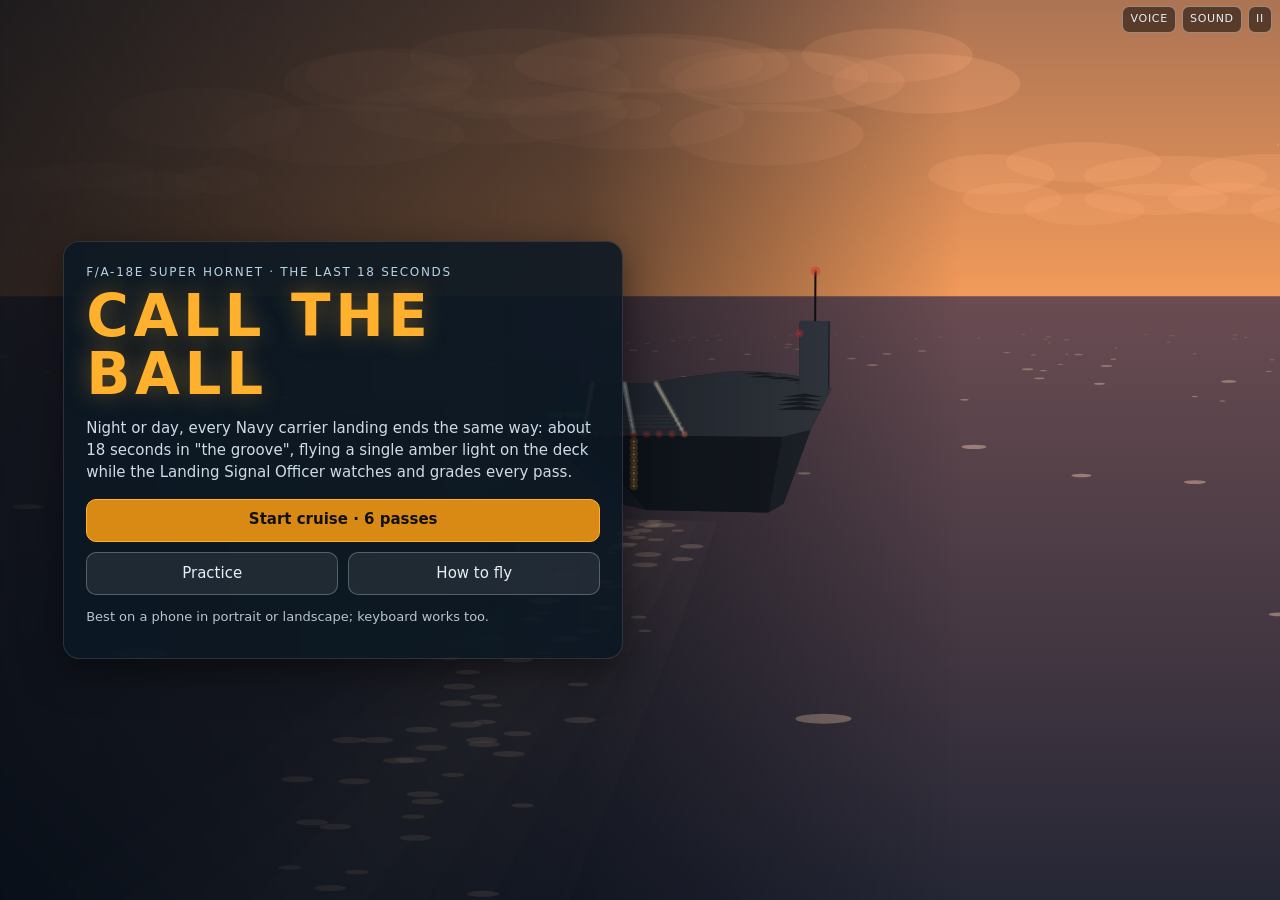
<file: builds/2026-10-27-call-the-ball/index.html>
<!doctype html>
<html lang="en">
<head>
<meta charset="utf-8">
<link rel="icon" href="data:,">
<meta name="viewport" content="width=device-width, initial-scale=1, viewport-fit=cover, user-scalable=no">
<meta name="theme-color" content="#0b1622">
<title>Call the Ball - F/A-18 carrier landing</title>
<meta name="description" content="Fly the last 18 seconds of a Super Hornet carrier approach on the meatball. Graded by the LSO in real shorthand.">
<link rel="stylesheet" href="style.css">
</head>
<body>
<canvas id="view" aria-label="Cockpit view of the carrier approach"></canvas>

<div id="topbar">
  <span id="passinfo"></span>
  <span class="spacer"></span>
  <button id="btnVoice" class="icon" title="LSO voice (speech synthesis)" aria-label="Toggle LSO voice">VOICE</button>
  <button id="btnMute" class="icon" title="Sound on/off (M)" aria-label="Toggle sound">SOUND</button>
  <button id="btnPause" class="icon" title="Pause (P)" aria-label="Pause">II</button>
</div>

<div id="subtitle" aria-live="polite"></div>
<div id="alert"></div>
<div id="thumb"><div id="thumbDot"></div></div>

<!-- Title -->
<section id="scrTitle" class="screen show">
  <div class="panel">
    <p class="kicker">F/A-18E Super Hornet &middot; the last 18 seconds</p>
    <h1>CALL THE BALL</h1>
    <p class="lead">Night or day, every Navy carrier landing ends the same way: about 18 seconds in "the groove",
      flying a single amber light on the deck while the Landing Signal Officer watches and grades every pass.</p>
    <div class="row">
      <button id="btnCruise" class="primary">Start cruise &middot; 6 passes</button>
      <button id="btnPractice">Practice</button>
      <button id="btnHow">How to fly</button>
    </div>
    <p id="bestLine" class="small"></p>
  </div>
</section>

<!-- How to -->
<section id="scrHow" class="screen">
  <div class="panel wide">
    <h2>How to fly the ball</h2>
    <div class="lenses">
      <figure><svg viewBox="0 0 120 70" class="lens"><use href="#lensBase"/><rect x="52" y="10" width="16" height="10" rx="3" fill="#ffb12e"/></svg><figcaption><b>High</b><br>ball above the green bars: ease power</figcaption></figure>
      <figure><svg viewBox="0 0 120 70" class="lens"><use href="#lensBase"/><rect x="52" y="30" width="16" height="10" rx="3" fill="#ffb12e"/></svg><figcaption><b>Centred</b><br>on the 3.5&deg; glideslope to the 3-wire</figcaption></figure>
      <figure><svg viewBox="0 0 120 70" class="lens"><use href="#lensBase"/><rect x="52" y="52" width="16" height="10" rx="3" fill="#ff3030"/></svg><figcaption><b>Low / red</b><br>dangerously low: POWER, now</figcaption></figure>
    </div>
    <ul class="how">
      <li><b>Power is your glideslope.</b> More throttle = less sink. The engines take about a second to respond, so make small corrections and wait. Chasing the ball makes you porpoise.</li>
      <li><b>Lineup.</b> The landing area is angled 9&deg; from the ship's heading, so as the ship steams ahead the centreline creeps to the right. Keep nudging right to stay on it.</li>
      <li><b>Listen to Paddles</b> (the LSO): "Power", "Right for lineup", "Easy with it". If you hear <b>"Wave off!"</b> go to full power immediately. Landing after a wave-off is a Cut.</li>
      <li><b>Grades:</b> OK (4 pts), Fair (3), Bolter (2.5), No Grade (2), Wave-off (1), Cut (0). The LSO writes comments like <code>(LO)IC</code> = a little low in close.</li>
    </ul>
    <div class="controls">
      <div><b>Touch / mouse:</b> press anywhere and drag. Up/down = throttle (stays where you leave it). Left/right = bank (springs back).</div>
      <div><b>Keyboard:</b> W/S or &uarr;/&darr; throttle, A/D or &larr;/&rarr; bank, Space = full power, P pause, M mute.</div>
    </div>
    <div class="row"><button id="btnHowBack" class="primary">Got it</button></div>
  </div>
</section>

<!-- Practice picker -->
<section id="scrPractice" class="screen">
  <div class="panel">
    <h2>Practice</h2>
    <p class="small">Pick conditions. Practice passes are not saved to the cruise board.</p>
    <div id="levelList" class="levels"></div>
    <div class="row"><button id="btnPracticeBack">Back</button></div>
  </div>
</section>

<!-- Pre-pass brief -->
<section id="scrBrief" class="screen">
  <div class="panel">
    <p class="kicker" id="briefKicker"></p>
    <h2 id="briefName"></h2>
    <p id="briefText" class="lead"></p>
    <p class="small">You start in the groove, about 0.6 nm behind the ship, on speed. Fly the ball, keep the lineup.</p>
    <div class="row"><button id="btnFly" class="primary">Call the ball</button></div>
  </div>
</section>

<!-- Debrief -->
<section id="scrDebrief" class="screen">
  <div class="panel wide">
    <p class="kicker">LSO debrief</p>
    <div class="gradeRow">
      <div id="gradeTile" class="tile big"></div>
      <div>
        <div id="gradeName" class="gradeName"></div>
        <div id="gradeDesc" class="small"></div>
        <code id="shorthand" class="shorthand"></code>
      </div>
    </div>
    <ul id="comments" class="comments"></ul>
    <p id="tip" class="tip"></p>
    <div id="boardWrap"><div class="small">Greenie board</div><div id="board" class="board"></div></div>
    <div class="row"><button id="btnNext" class="primary">Next pass</button><button id="btnQuit">Title</button></div>
  </div>
</section>

<!-- Cruise summary -->
<section id="scrSummary" class="screen">
  <div class="panel wide">
    <p class="kicker">Cruise complete</p>
    <h2 id="sumTitle"></h2>
    <p id="sumText" class="lead"></p>
    <div id="sumBoard" class="board"></div>
    <div class="row"><button id="btnAgain" class="primary">Another cruise</button><button id="btnSumTitle">Title</button></div>
  </div>
</section>

<!-- Pause -->
<section id="scrPause" class="screen">
  <div class="panel">
    <h2>Paused</h2>
    <div class="row"><button id="btnResume" class="primary">Resume</button><button id="btnAbort">Quit to title</button></div>
  </div>
</section>

<div id="selftest" hidden></div>

<svg width="0" height="0" style="position:absolute">
  <defs>
    <g id="lensBase">
      <rect x="40" y="4" width="40" height="62" rx="4" fill="#111" stroke="#444"/>
      <g fill="#2bff6a"><circle cx="8" cy="35" r="4"/><circle cx="20" cy="35" r="4"/><circle cx="32" cy="35" r="4"/>
      <circle cx="88" cy="35" r="4"/><circle cx="100" cy="35" r="4"/><circle cx="112" cy="35" r="4"/></g>
    </g>
  </defs>
</svg>

<script src="sim.js"></script>
<script src="game.js"></script>
</body>
</html>
</file>
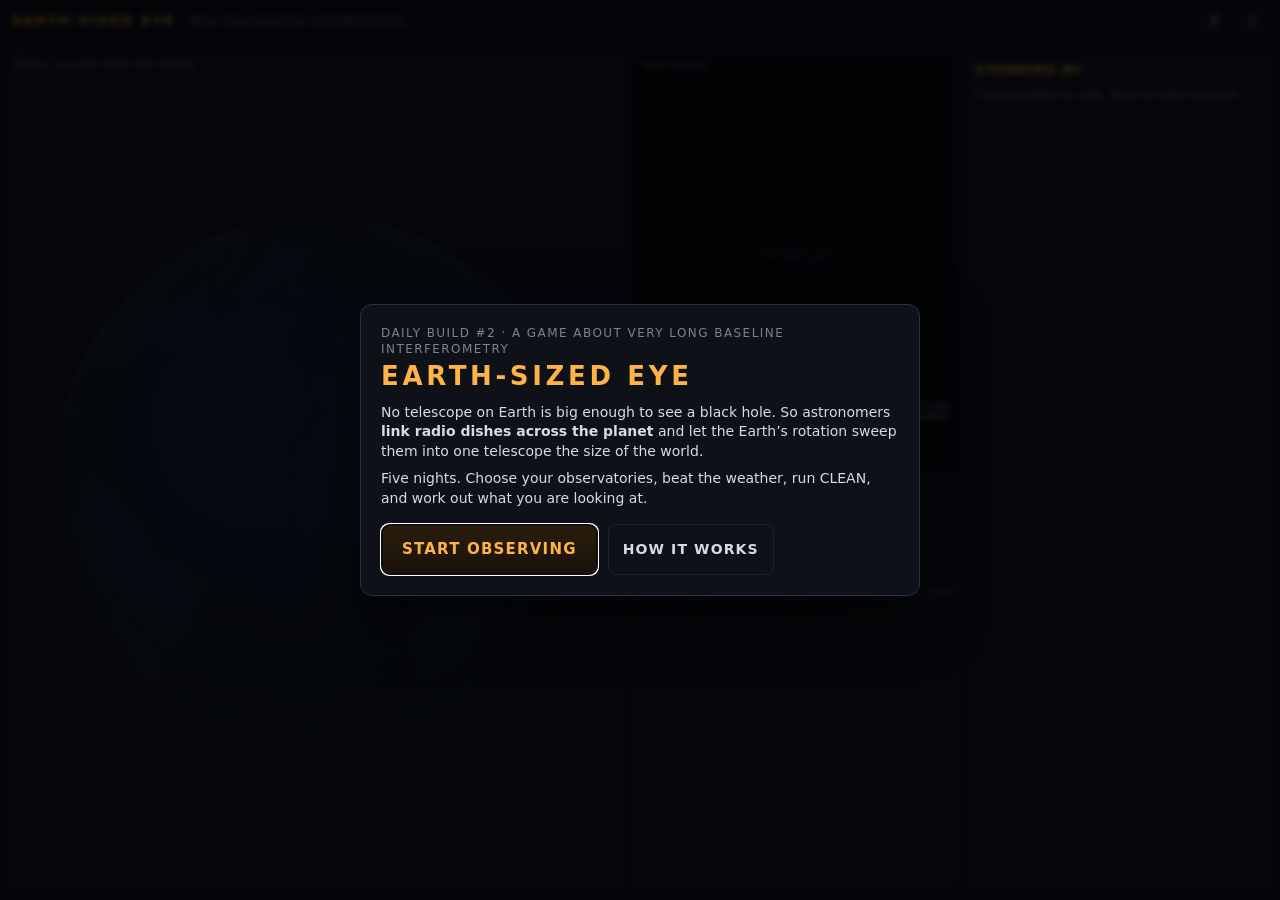
<file: builds/2026-10-31-earth-sized-eye/index.html>
<!doctype html>
<html lang="en">
<head>
<meta charset="utf-8">
<meta name="viewport" content="width=device-width, initial-scale=1, viewport-fit=cover, user-scalable=no">
<meta name="theme-color" content="#07080c">
<title>Earth-Sized Eye</title>
<meta name="description" content="Link real radio telescopes across the planet, let the Earth turn, and photograph a black hole. A game built on real aperture synthesis.">
<link rel="stylesheet" href="style.css">
</head>
<body>
<div id="app">
  <header id="bar">
    <div class="brand">EARTH-SIZED&nbsp;EYE</div>
    <div id="nightLabel" class="night"></div>
    <div class="barBtns">
      <button id="helpBtn" class="icon" aria-label="How it works" title="How it works">?</button>
      <button id="muteBtn" class="icon" aria-label="Mute" title="Mute (M)">♪</button>
    </div>
  </header>

  <main id="stage">
    <section id="globeWrap" class="panel">
      <canvas id="globe"></canvas>
      <div class="cap" id="globeCap">Earth, as seen from the target</div>
      <div id="clock" class="clock hidden"></div>
    </section>
    <section id="imgWrap" class="panel">
      <canvas id="image"></canvas>
      <div class="cap" id="imgCap">Your image</div>
      <div id="imgNote" class="note"></div>
    </section>
    <section id="uvWrap" class="panel">
      <canvas id="uv"></canvas>
      <div class="cap">(u,v) plane: what you have measured</div>
    </section>
    <section id="ctrl" class="panel">
      <div id="ctrlBody"></div>
    </section>
  </main>

  <div id="modal" class="modal hidden" role="dialog" aria-modal="true">
    <div class="card" id="card"></div>
  </div>
</div>
<noscript>This game needs JavaScript.</noscript>
<script src="land.js"></script>
<script src="imaging.js"></script>
<script src="game.js"></script>
</body>
</html>
</file>
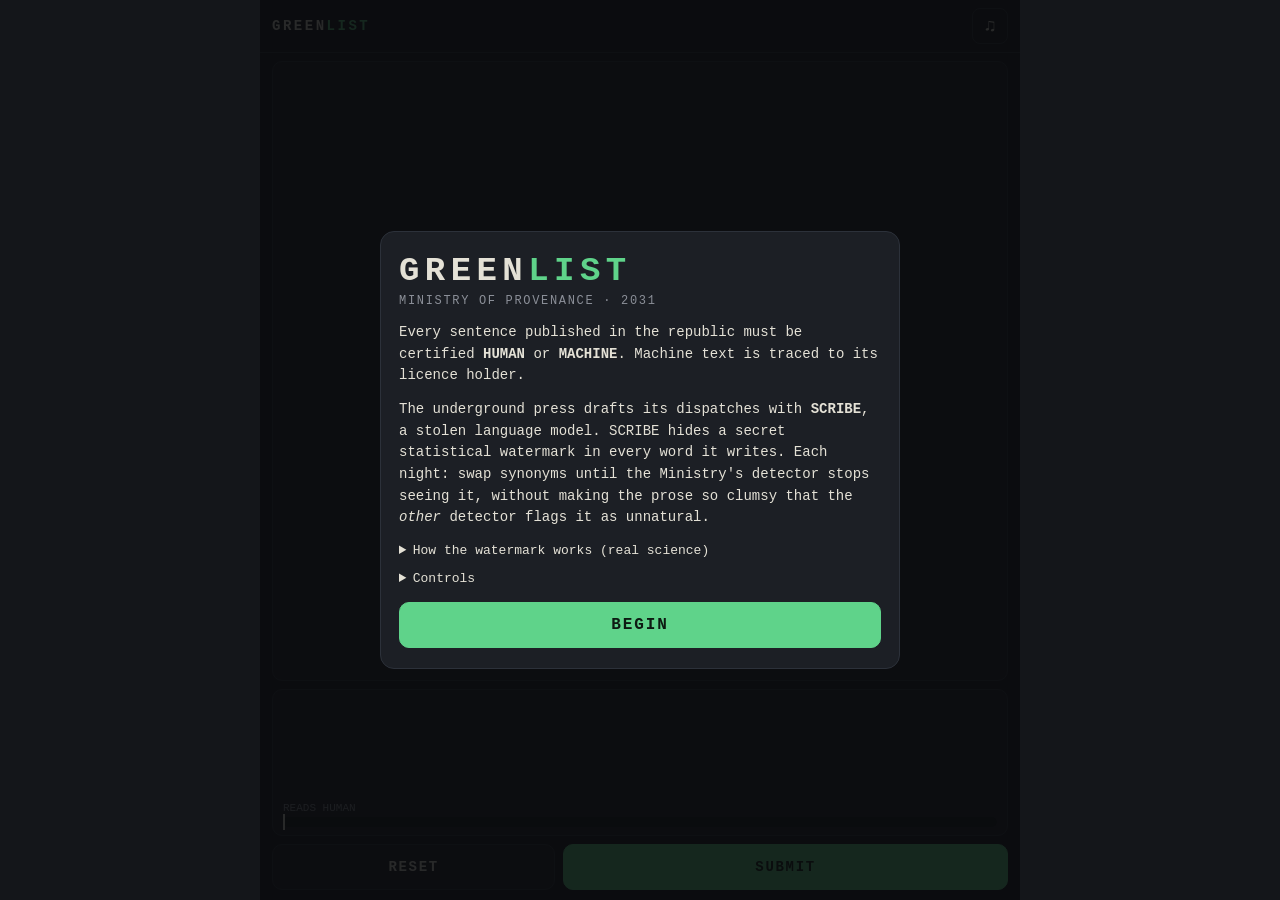
<file: builds/2026-11-01-greenlist/index.html>
<!doctype html>
<html lang="en">
<head>
<meta charset="utf-8">
<meta name="viewport" content="width=device-width, initial-scale=1, viewport-fit=cover">
<meta name="theme-color" content="#14161a">
<title>GREENLIST - Ministry of Provenance, 2031</title>
<link rel="stylesheet" href="style.css">
</head>
<body>
<div id="app">
  <header id="hud">
    <div class="brand">GREEN<span>LIST</span></div>
    <div id="nightlabel"></div>
    <div id="swaps" aria-label="swaps used"></div>
    <button id="mute" class="icon" aria-label="Mute sound" title="Sound on/off">&#9835;</button>
  </header>

  <main id="play">
    <div id="dispatchwrap">
      <div id="dispatch" aria-live="polite"></div>
      <div id="scanline" hidden></div>
      <div id="stamp" hidden></div>
    </div>
    <div id="sampler" hidden></div>

    <section id="meters">
      <canvas id="gauge" height="104"></canvas>
      <div class="bars">
        <div class="barrow"><label>READS HUMAN <small id="pplval"></small></label>
          <div class="bar"><i id="pplbar"></i><b id="pplcap"></b></div></div>
      </div>
    </section>

    <section id="actions">
      <button id="btn-reset" class="ghost">RESET</button>
      <button id="btn-scan" class="ghost" hidden>SCAN</button>
      <button id="btn-submit" class="primary">SUBMIT</button>
    </section>

    <section id="sheet" hidden>
      <div class="sheethead"><span id="sheettitle"></span><button id="sheetclose" class="icon" aria-label="Close">&times;</button></div>
      <div id="options"></div>
    </section>
  </main>

  <div id="overlay" hidden><div class="card" id="card"></div></div>
  <div id="toast" hidden></div>
</div>
<script src="wm.js"></script>
<script src="nights.js"></script>
<script src="game.js"></script>
</body>
</html>
</file>
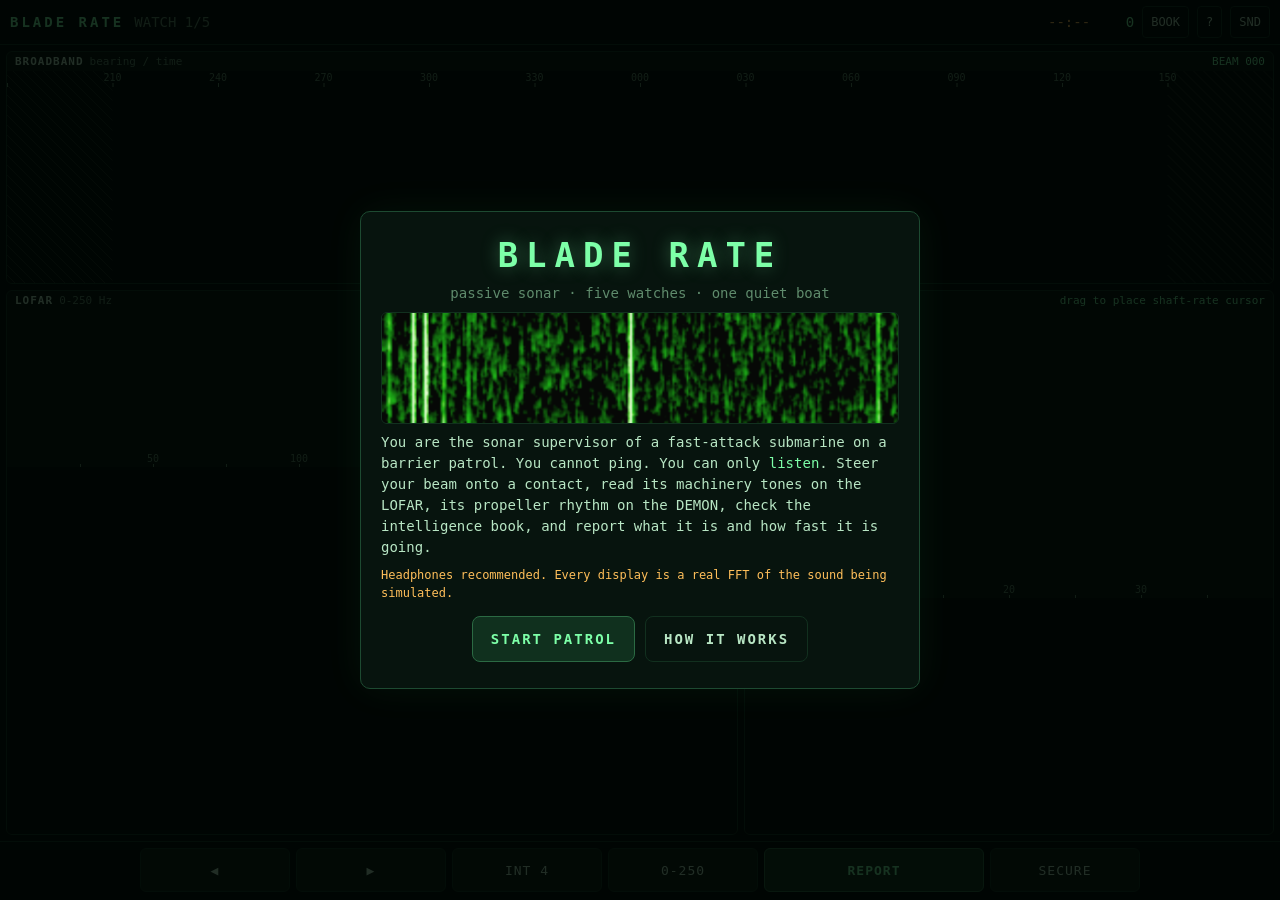
<file: builds/2026-11-03-blade-rate/index.html>
<!doctype html>
<html lang="en">
<head>
<meta charset="utf-8">
<meta name="viewport" content="width=device-width, initial-scale=1, viewport-fit=cover, user-scalable=no">
<meta name="theme-color" content="#030806">
<title>Blade Rate - passive sonar</title>
<meta name="description" content="Passive sonar operator game: classify ships and submarines by ear and by real LOFAR and DEMON signal processing.">
<link rel="stylesheet" href="style.css">
</head>
<body>
<div id="app">
  <header id="hud">
    <div class="brand">BLADE RATE</div>
    <div class="hud-mid"><span id="hWatch">WATCH 1/5</span><span id="hName"></span></div>
    <div class="hud-right">
      <span id="hClock" title="Watch time left">--:--</span>
      <span id="hScore" title="Score">0</span>
      <button id="bBook" class="hb" aria-label="Acoustic intelligence book">BOOK</button>
      <button id="bHelp" class="hb" aria-label="How it works">?</button>
      <button id="bMute" class="hb" aria-label="Mute">SND</button>
    </div>
  </header>
  <div id="threat" hidden><span id="threatLbl">COUNTER-DETECTION</span><div class="bar"><i id="threatBar"></i></div></div>

  <main id="stack">
    <section class="panel" id="pBTR">
      <div class="ptitle"><b>BROADBAND</b> bearing / time <span class="ro" id="roBeam">BEAM 000</span></div>
      <div class="cwrap"><canvas id="cBTR" aria-label="Bearing-time display. Tap to steer the beam."></canvas></div>
    </section>
    <section class="panel" id="pLO">
      <div class="ptitle"><b>LOFAR</b> <span id="roLoRange">0-250 Hz</span> <span class="ro" id="roLo">drag to place harmonic cursor</span></div>
      <div class="cwrap"><canvas id="cLO" aria-label="LOFAR narrowband display. Drag to place the harmonic cursor."></canvas></div>
    </section>
    <section class="panel" id="pDM">
      <div class="ptitle"><b>DEMON</b> 0-40 Hz <span class="ro" id="roDm">drag to place shaft-rate cursor</span></div>
      <div class="cwrap"><canvas id="cDM" aria-label="DEMON envelope spectrum. Drag to place the shaft-rate cursor."></canvas></div>
    </section>
  </main>

  <footer id="controls">
    <button id="bLeft" class="cb" aria-label="Steer left">&#9664;</button>
    <button id="bRight" class="cb" aria-label="Steer right">&#9654;</button>
    <button id="bInt" class="cb" title="Integration: longer averaging pulls faint lines out of the noise">INT 4</button>
    <button id="bZoom" class="cb" title="LOFAR range">0-250</button>
    <button id="bReport" class="cb primary">REPORT</button>
    <button id="bSecure" class="cb" title="End the watch">SECURE</button>
  </footer>

  <div id="tut" hidden><p id="tutText"></p><button id="tutSkip" class="link">skip tutorial</button></div>
  <div id="toast" hidden></div>
  <div id="flash"></div>

  <!-- overlays -->
  <div class="ovl" id="oTitle">
    <div class="card title">
      <h1>BLADE RATE</h1>
      <p class="sub">passive sonar &middot; five watches &middot; one quiet boat</p>
      <canvas id="cTitle" width="560" height="120" aria-hidden="true"></canvas>
      <p>You are the sonar supervisor of a fast-attack submarine on a barrier patrol. You cannot ping. You can only
        <em>listen</em>. Steer your beam onto a contact, read its machinery tones on the LOFAR, its propeller rhythm on the
        DEMON, check the intelligence book, and report what it is and how fast it is going.</p>
      <p class="hint">Headphones recommended. Every display is a real FFT of the sound being simulated.</p>
      <div class="row"><button id="bStart" class="big">START PATROL</button><button id="bHow" class="big ghost">HOW IT WORKS</button></div>
      <p class="small" id="best"></p>
    </div>
  </div>

  <div class="ovl" id="oHelp" hidden>
    <div class="card scroll">
      <h2>How to read the stack</h2>
      <p><b>BROADBAND</b> (top): bearing across (000 = our bow, centre), time flowing down. Ships draw bright streaks.
        The hatched edges are our <em>baffles</em> (we are deaf astern). <b>Tap or drag</b> to steer the listening beam;
        &#9664; &#9654; or arrow keys fine-tune it by 1&deg;.</p>
      <p><b>LOFAR</b>: frequency across (Hz), time down; the trace on top is the averaged spectrum. Rotating machinery
        makes steady vertical <em>lines</em>. A ship's electrical plant hums at <b>50 Hz</b> or <b>60 Hz</b> with harmonics at
        2x, 3x: drag the <b>harmonic cursor</b> onto a line and its ticks show where the harmonics should be.
        Whales make lines that <em>sweep</em> and come and go.</p>
      <p><b>DEMON</b> (Detection of Envelope Modulation On Noise): the hiss of a cavitating propeller pulses once per
        blade. DEMON takes the envelope of that hiss and shows its rhythm. Put the cursor on the
        <b>shaft rate</b> (the small line at far left): its ticks then mark 1x, 2x, 3x shaft; the tall <b>blade-rate</b>
        line sits on tick N, where N = number of blades. Shaft rate x 60 = RPM.</p>
      <p><b>Speed</b> = RPM / turns-per-knot (TPK, from the book). A quiet submarine does not cavitate: use its
        blade-rate line low on the LOFAR (zoom to 0-60 Hz) and divide by its blade count.</p>
      <p><b>INT</b> (integration) averages more spectra: faint lines appear, but the picture reacts more slowly.</p>
      <p><b>REPORT</b> classifies whatever is on the beam bearing. Points: class 100, speed within 2 kn +50 (within 4 kn +20).
        Calling a Red boat friendly costs 50. Reporting empty water costs 25.</p>
      <p class="small">Keys: arrows steer (shift = 5&deg;), I integration, Z zoom, R report, B book, M mute.</p>
      <div class="row"><button class="big close">GOT IT</button></div>
    </div>
  </div>

  <div class="ovl" id="oBook" hidden>
    <div class="card scroll wide">
      <h2>Acoustic intelligence book</h2>
      <div id="bookList"></div>
      <div class="row"><button class="big close">CLOSE</button></div>
    </div>
  </div>

  <div class="ovl" id="oBrief" hidden>
    <div class="card">
      <h2 id="briefTitle"></h2>
      <p id="briefText"></p>
      <p class="small" id="briefMeta"></p>
      <div class="row"><button id="bGo" class="big">TAKE THE WATCH</button></div>
    </div>
  </div>

  <div class="ovl sheet" id="oReport" hidden>
    <div class="card scroll">
      <h2>Contact report <span id="repBrg"></span></h2>
      <p class="small">Classify the contact on the beam bearing.</p>
      <div id="repClasses" class="chips"></div>
      <div id="repSpeedRow">
        <div class="speed"><span>Speed</span>
          <button id="spMinus" class="cb sm">-</button><output id="spOut">10.0 kn</output><button id="spPlus" class="cb sm">+</button>
        </div>
        <input id="spRange" type="range" min="0" max="30" step="0.1" value="10" aria-label="Speed in knots">
        <div id="calc" class="calc"></div>
      </div>
      <div class="row"><button id="repCancel" class="big ghost">CANCEL</button><button id="repSend" class="big">FILE REPORT</button></div>
    </div>
  </div>

  <div class="ovl" id="oResult" hidden>
    <div class="card"><div id="resBody"></div><div class="row"><button class="big close">CONTINUE</button></div></div>
  </div>

  <div class="ovl" id="oDebrief" hidden>
    <div class="card scroll wide"><div id="debBody"></div><div class="row" id="debRow"></div></div>
  </div>

  <div class="ovl" id="oFinal" hidden>
    <div class="card scroll"><div id="finBody"></div>
      <div class="row"><button id="bAgain" class="big">NEW PATROL</button></div></div>
  </div>
</div>
<script src="data.js"></script>
<script src="sim.js"></script>
<script src="game.js"></script>
</body>
</html>
</file>
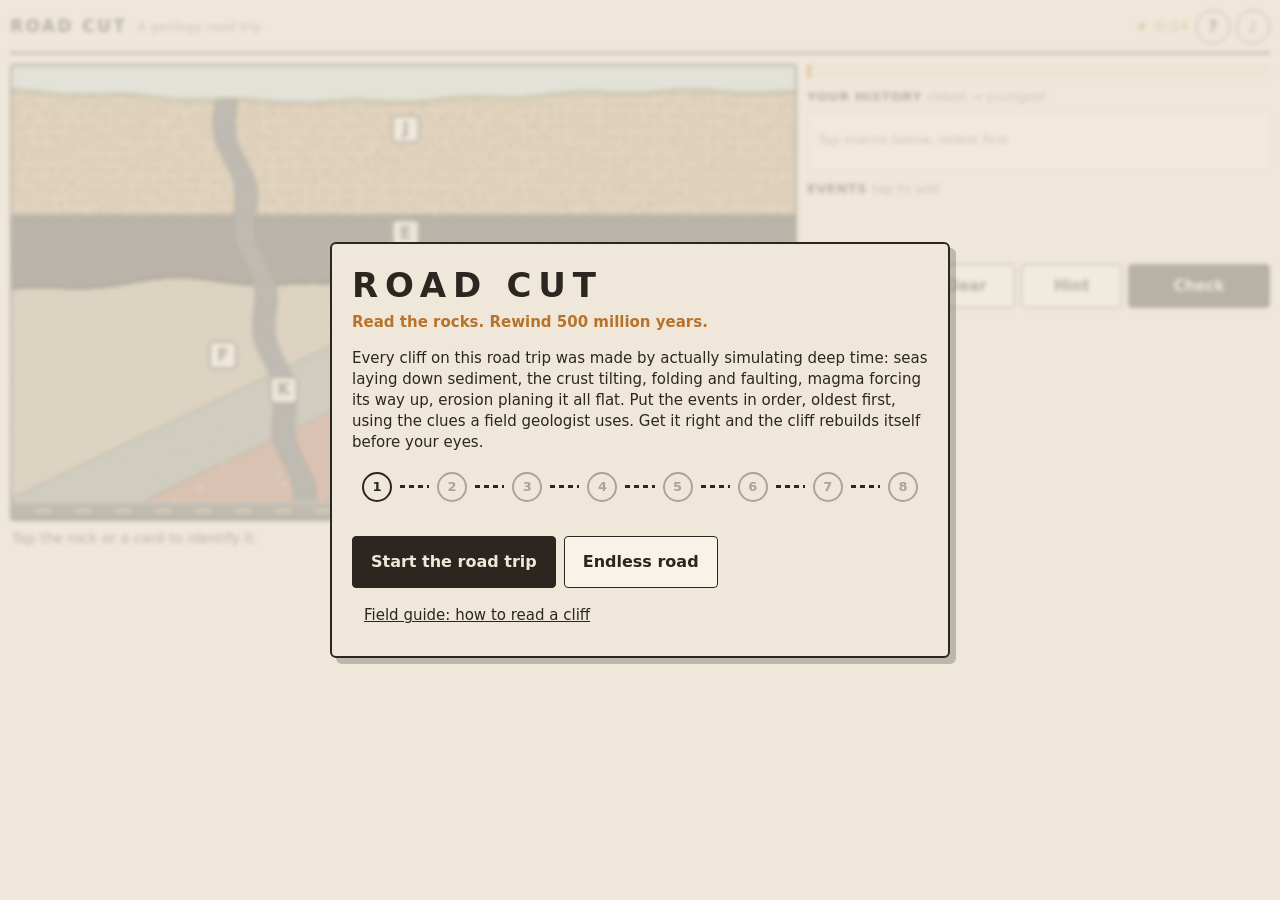
<file: builds/2026-11-04-road-cut/index.html>
<!doctype html>
<html lang="en">
<head>
<meta charset="utf-8">
<meta name="viewport" content="width=device-width, initial-scale=1, viewport-fit=cover">
<meta name="theme-color" content="#efe8da">
<title>Road Cut - read the rocks, rewind deep time</title>
<meta name="description" content="A geology puzzle: every cliff is a real simulation of deep time. Put the events in order, then watch 500 million years replay.">
<link rel="stylesheet" href="style.css">
</head>
<body>
<div id="app">
  <header id="hud">
    <button id="bHome" class="brand" aria-label="Back to the road map">ROAD CUT</button>
    <div id="hStop"></div>
    <div class="hud-right">
      <span id="hStars" aria-label="Stars"></span>
      <button id="bGuide" class="hb" aria-label="Field guide">?</button>
      <button id="bMute" class="hb" aria-label="Mute sound">&#9834;</button>
    </div>
  </header>

  <main id="layout">
    <section id="cliffCol">
      <div id="cliffWrap">
        <canvas id="cliff" aria-label="Cross-section of the road cut. Tap a rock unit to identify it."></canvas>
        <div id="road" aria-hidden="true"></div>
        <div id="clock" hidden></div>
      </div>
      <p id="info">Tap the rock or a card to identify it.</p>
      <div id="replayBar" hidden>
        <button id="bPlay" class="btn small" aria-label="Play or pause the replay">&#10074;&#10074;</button>
        <input id="scrub" type="range" min="0" max="1000" value="0" aria-label="Deep time scrubber">
        <button id="bNext" class="btn primary small">Next stop &#8594;</button>
      </div>
    </section>

    <section id="panel">
      <div id="intro"></div>
      <div class="lbl">Your history <span class="muted">oldest &#8594; youngest</span></div>
      <ol id="seq" aria-label="Your sequence, oldest first"></ol>
      <div class="lbl">Events <span class="muted">tap to add</span></div>
      <div id="pool" aria-label="Events to place"></div>
      <div id="actions">
        <button id="bUndo" class="btn">Undo</button>
        <button id="bClear" class="btn">Clear</button>
        <button id="bHint" class="btn">Hint</button>
        <button id="bCheck" class="btn primary">Check</button>
      </div>
      <div id="feedback" role="status" aria-live="polite"></div>
    </section>
  </main>

  <div id="title" class="overlay">
    <div class="sheet">
      <h1>ROAD CUT</h1>
      <p class="tag">Read the rocks. Rewind 500 million years.</p>
      <p>Every cliff on this road trip was made by actually simulating deep time: seas laying down sediment, the crust tilting,
        folding and faulting, magma forcing its way up, erosion planing it all flat. Put the events in order, oldest first,
        using the clues a field geologist uses. Get it right and the cliff rebuilds itself before your eyes.</p>
      <div id="map" aria-label="Road trip stops"></div>
      <div class="row">
        <button id="bStart" class="btn primary big">Start the road trip</button>
        <button id="bEndless" class="btn big">Endless road</button>
      </div>
      <button id="bGuide2" class="btn link">Field guide: how to read a cliff</button>
    </div>
  </div>

  <div id="guide" class="overlay" hidden>
    <div class="sheet scroll">
      <h2>Field guide</h2>
      <ol class="rules">
        <li><b>Superposition.</b> Layers pile up from the bottom: lower layers are older.</li>
        <li><b>Original horizontality.</b> Sediment settles flat. Tilted or folded layers were bent later, so the tilting or
          folding is younger than every layer it bends. Flatter layers on top came after.</li>
        <li><b>Cross-cutting.</b> Whatever cuts through rock is younger than that rock: dikes, granite plutons and faults.
          A dike that crosses a fault without being broken came after the fault.</li>
        <li><b>Unconformities.</b> A heavy wavy line is an old erosion surface: the land rose, was worn down, then sank and
          was buried again. Everything it cuts is older than the erosion; everything sitting on it is younger. A fault
          that stops at the line happened before the erosion.</li>
        <li><b>When the rocks can't tell.</b> Some pairs have no contact that proves their order (say, a fault and a tilt).
          Any order the evidence allows is accepted.</li>
      </ol>
      <h3>Rock key</h3>
      <div id="legend"></div>
      <p class="muted">Tap a letter on the cliff or a card to highlight it. Tilting and folding have no letter: selecting their
        card shades the layers they bent. Keyboard: type a letter to add it, Backspace to undo, Enter to check.</p>
      <p class="muted">Stars per stop: 3 for a first-try read, 2 for one or two wrong checks, 1 after that. Hints never cost
        stars (2 per stop).</p>
      <button id="bGuideClose" class="btn primary">Back to the rocks</button>
    </div>
  </div>

  <div id="endScreen" class="overlay" hidden>
    <div class="sheet">
      <h2>Road trip complete</h2>
      <p id="endStars" class="bigstars"></p>
      <p id="endText"></p>
      <div class="row">
        <button id="bEndEndless" class="btn primary big">Keep driving (endless)</button>
        <button id="bEndMap" class="btn big">Road map</button>
      </div>
    </div>
  </div>
  <div id="selftest" hidden></div>
</div>
<script src="geo.js"></script>
<script src="render.js"></script>
<script src="game.js"></script>
</body>
</html>
</file>
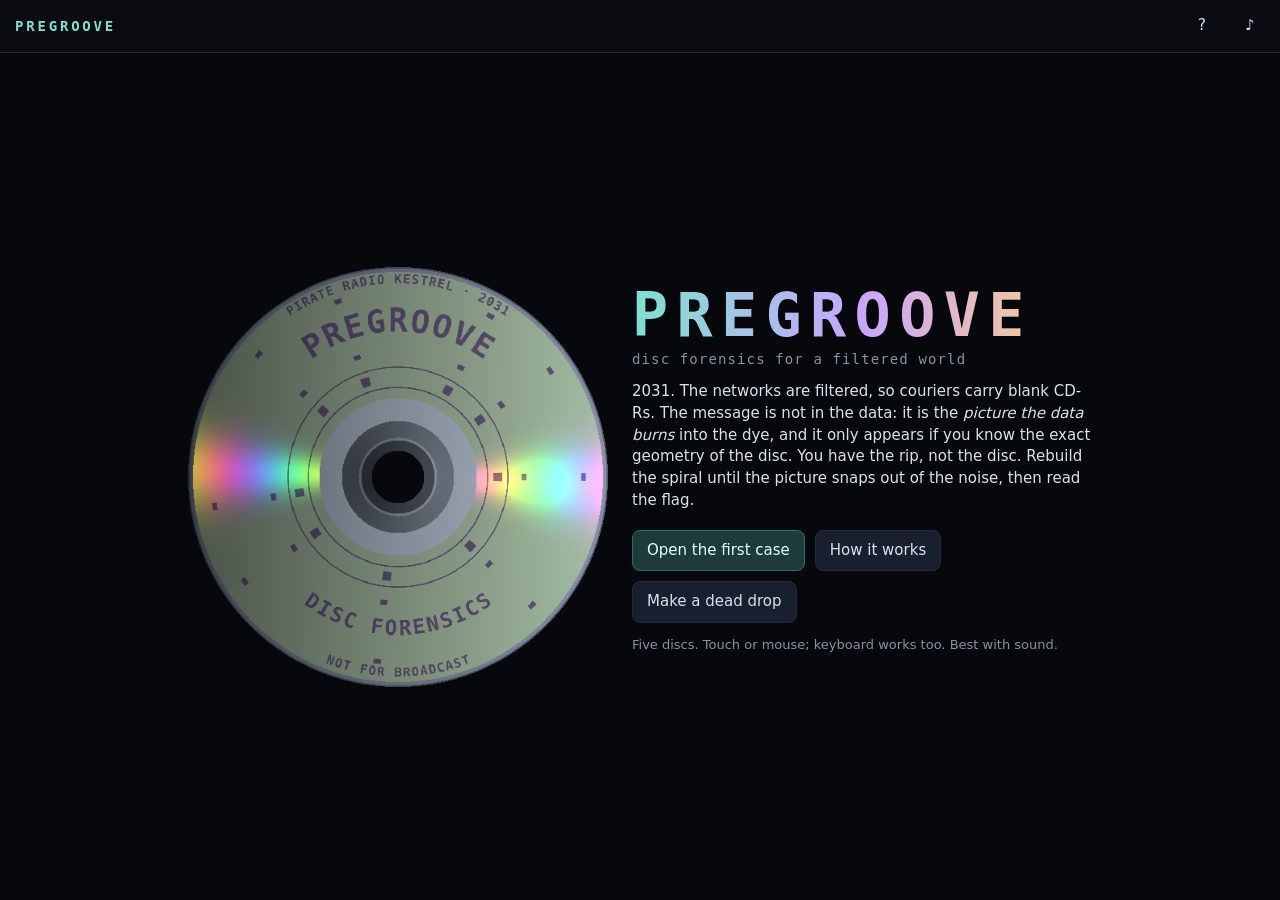
<file: builds/2026-11-05-pregroove/index.html>
<!doctype html>
<html lang="en">
<head>
<meta charset="utf-8">
<meta name="viewport" content="width=device-width, initial-scale=1, viewport-fit=cover">
<meta name="theme-color" content="#07080c">
<title>Pregroove: disc forensics</title>
<link rel="icon" href="data:,">
<link rel="stylesheet" href="style.css">
</head>
<body>
<div id="app">

<header id="bar">
  <button id="homeBtn" class="ghost" aria-label="Back to title">PREGROOVE</button>
  <span id="discLabel"></span>
  <span id="timer">0:00</span>
  <button id="helpBtn" class="ghost icon" aria-label="How it works">?</button>
  <button id="muteBtn" class="ghost icon" aria-label="Mute sound">&#9834;</button>
</header>

<section id="title" class="screen">
  <canvas id="heroCv" width="520" height="520" aria-hidden="true"></canvas>
  <div class="titleText">
    <h1>PREGROOVE</h1>
    <p class="tag">disc forensics for a filtered world</p>
    <p class="lede">2031. The networks are filtered, so couriers carry blank CD-Rs. The message is not in the data:
      it is the <em>picture the data burns</em> into the dye, and it only appears if you know the exact geometry of
      the disc. You have the rip, not the disc. Rebuild the spiral until the picture snaps out of the noise, then read
      the flag.</p>
    <div class="btns">
      <button id="startBtn" class="primary">Open the first case</button>
      <button id="dropInBtn" class="primary" hidden>Open the incoming dead drop</button>
      <button id="howBtn">How it works</button>
      <button id="makeBtn">Make a dead drop</button>
    </div>
    <p class="fine">Five discs. Touch or mouse; keyboard works too. Best with sound.</p>
  </div>
</section>

<section id="bench" class="screen" hidden>
  <div id="viewWrap">
    <canvas id="viewCv" width="480" height="480" aria-label="Decoded disc surface"></canvas>
    <div id="viewNote"></div>
  </div>
  <div id="panel">
    <div id="caseBox"><h2 id="caseTitle"></h2><p id="caseText"></p></div>
    <div id="params"></div>
    <div class="toolRow">
      <button id="scopeBtn">Lag scope</button>
      <button id="listenBtn">Listen to the track</button>
      <button id="resetBtn">Reset guess</button>
    </div>
    <div id="scope" hidden>
      <canvas id="scopeCv" width="600" height="150" aria-label="Autocorrelation of the stream"></canvas>
      <div class="scopeRow">
        <label for="scopePos">Track position <span id="scopePosLbl"></span></label>
        <input id="scopePos" type="range" min="0.02" max="0.97" step="0.001" value="0.15">
      </div>
      <div class="scopeRow">
        <button id="readBtn">Take reading</button>
        <span id="readings">No readings yet.</span>
      </div>
      <div class="scopeRow">
        <button id="estBtn" disabled>Estimate from 2 readings</button>
        <span id="estNote"></span>
      </div>
    </div>
    <form id="flagForm" autocomplete="off">
      <label for="flagIn">Flag on the disc</label>
      <div class="flagRow">
        <input id="flagIn" type="text" placeholder="e.g. RAVEN-47" maxlength="40" spellcheck="false" autocapitalize="characters">
        <button id="flagBtn" class="primary" type="submit">Submit</button>
      </div>
      <p id="flagMsg" aria-live="polite"></p>
    </form>
  </div>
</section>

<section id="reveal" class="screen overlay" hidden>
  <div class="card">
    <canvas id="revealCv" width="440" height="440" aria-label="The physical disc"></canvas>
    <h2 id="revealTitle"></h2>
    <p id="revealText"></p>
    <div class="btns"><button id="nextBtn" class="primary">Next disc</button></div>
  </div>
</section>

<section id="end" class="screen overlay" hidden>
  <div class="card">
    <h2>All five drops read</h2>
    <table id="endTable"></table>
    <p id="endText"></p>
    <div class="btns">
      <button id="againBtn" class="primary">New campaign (new discs)</button>
      <button id="endMakeBtn">Make a dead drop</button>
    </div>
  </div>
</section>

<section id="how" class="screen overlay" hidden>
  <div class="card prose">
    <h2>How it works</h2>
    <p><b>A CD is one spiral.</b> About 20,000 turns, 1.6 micrometres apart, read at a constant linear speed of about
      1.3 m/s. Every 1/7350 s of audio (one 24-byte frame) occupies the next ~0.18 mm of track. Burn a frame with
      byte patterns that leave long marks and that stretch of dye goes dark; pick patterns with short marks and it
      stays light. Choose every frame right and the whole disc shows a picture. Real tools do this today
      (CDImage, DiscImageStudio).</p>
    <p><b>Why it is fragile.</b> To know where frame number 20,000,000 lands, you multiply by the velocity and wrap
      around the spiral twenty thousand times. Get the velocity wrong by one part in a hundred thousand and the outer
      rings land a whole radian off: the picture twists into a swirl. That is why such images only work on the disc
      model they were calibrated for.</p>
    <p><b>Your controls.</b> <i>v</i> linear velocity, <i>p</i> track pitch, <i>r0</i> start radius, <i>&phi;0</i>
      start angle. Drag a jog strip (or use - / +) to change a value; the step buttons choose how fine a step is.
      Coarse first, then finer. Calibration spokes near the hub bow when the geometry is off: make them straight.</p>
    <p><b>The lag scope.</b> Adjacent turns of the spiral are only 1.6 um apart, so they carry almost the same picture.
      The stream therefore echoes itself after exactly one revolution. Autocorrelation finds that echo: the peak lag is
      the number of frames per turn at that point. Two readings at different positions pin down the geometry (given a
      start radius); your eyes do the last few digits.</p>
    <p><b>Listen.</b> Plays the actual frames as audio. Dark and light frames are two sample patterns, so you hear
      the picture as a rasp that flutters once per revolution.</p>
    <p><b>Keyboard.</b> Up/Down pick a parameter, Left/Right jog it, [ and ] change the step, Enter submits the flag.</p>
    <p class="fine">Model notes: frames are dark/light at the frame level; real burns also go through CIRC interleaving
      and EFM modulation, which real tools pre-compensate. This game does not produce burnable files.</p>
    <div class="btns"><button id="howClose" class="primary">Got it</button></div>
  </div>
</section>

<section id="drop" class="screen overlay" hidden>
  <div class="card prose">
    <h2>Make a dead drop</h2>
    <p>Type a short message. It gets burned onto a disc with random geometry, and you get a link. Whoever opens it has
      to calibrate the disc to read it. (The link scrambles the text with a seed: a toy, not encryption.)</p>
    <input id="dropMsg" type="text" maxlength="18" placeholder="MEET AT PIER 9" spellcheck="false" autocapitalize="characters">
    <div class="btns">
      <button id="dropMake" class="primary">Burn and make link</button>
      <button id="dropClose">Close</button>
    </div>
    <p id="dropOut" class="mono"></p>
  </div>
</section>

<div id="toast" aria-live="polite"></div>
</div>
<script src="disc.js"></script>
<script src="game.js"></script>
</body>
</html>
</file>
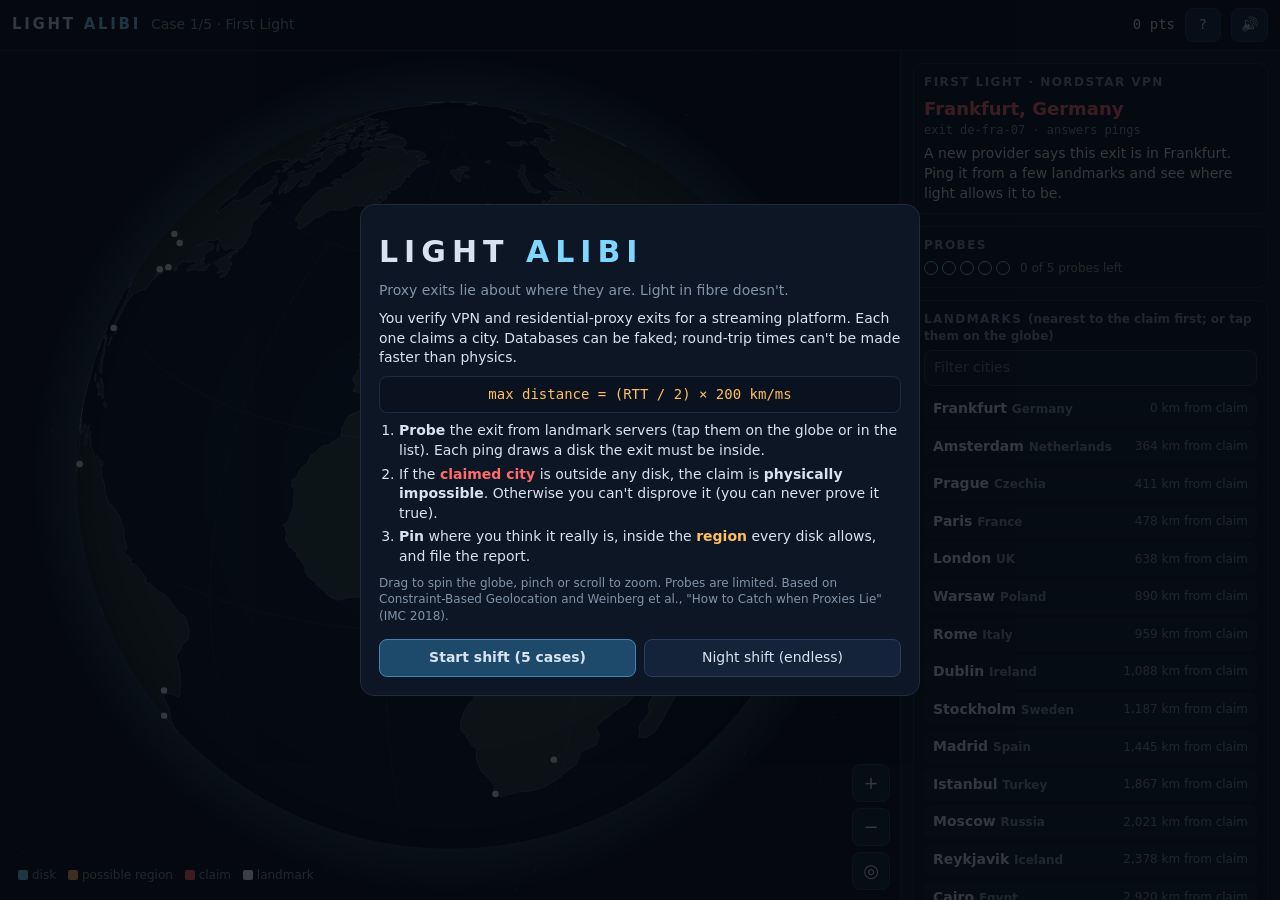
<file: builds/2026-11-06-light-alibi/index.html>
<!doctype html>
<html lang="en">
<head>
<meta charset="utf-8">
<meta name="viewport" content="width=device-width, initial-scale=1, viewport-fit=cover">
<meta name="theme-color" content="#070d16">
<title>Light Alibi - catch lying proxies with the speed of light</title>
<link rel="icon" href="data:,">
<style>
:root{--bg:#070d16;--panel:#0d1624;--line:#1d2b40;--ink:#d8e3ef;--dim:#8193a8;--cyan:#7fd6ff;--amber:#ffbf5e;--red:#ff6b6b;--green:#7ee0a1;
  --sat:env(safe-area-inset-top,0px);--sab:env(safe-area-inset-bottom,0px);--sal:env(safe-area-inset-left,0px);--sar:env(safe-area-inset-right,0px)}
*{box-sizing:border-box}
html,body{margin:0;height:100%;background:var(--bg);color:var(--ink);font:14px/1.4 system-ui,-apple-system,"Segoe UI",Roboto,sans-serif;overflow:hidden;-webkit-text-size-adjust:100%}
button{font:inherit;color:inherit;background:#15233a;border:1px solid #2a3d5a;border-radius:8px;padding:8px 12px;cursor:pointer;touch-action:manipulation}
button:hover:not(:disabled){border-color:var(--cyan)}
button:disabled{opacity:.4;cursor:default}
button.primary{background:#1d4a6b;border-color:#3d86b5;font-weight:600}
button.danger{background:#4a1d27;border-color:#a5434f}
button.sel{outline:2px solid var(--amber);outline-offset:1px}
.mono{font-family:ui-monospace,"Cascadia Mono",Consolas,monospace}
#app{position:fixed;inset:0;display:grid;grid-template-columns:1fr 380px;grid-template-rows:auto 1fr;padding:var(--sat) var(--sar) 0 var(--sal)}
header{grid-column:1/3;display:flex;align-items:center;gap:10px;padding:8px 12px;border-bottom:1px solid var(--line);min-width:0}
header h1{font-size:15px;letter-spacing:.18em;margin:0;font-weight:700;white-space:nowrap}
header h1 span{color:var(--cyan)}
#caseLabel{color:var(--dim);white-space:nowrap;overflow:hidden;text-overflow:ellipsis;flex:1;min-width:0}
#scoreLabel{font-variant-numeric:tabular-nums;white-space:nowrap}
.iconbtn{padding:6px 9px;min-width:36px}
#globeWrap{position:relative;min-height:0;min-width:0;touch-action:none}
#globe{position:absolute;inset:0;width:100%;height:100%;display:block;cursor:grab}
#globe.dragging{cursor:grabbing}
#zoomCtl{position:absolute;right:10px;bottom:10px;display:flex;flex-direction:column;gap:6px}
#zoomCtl button{width:38px;height:38px;padding:0;font-size:18px;background:rgba(21,35,58,.85)}
#legend{position:absolute;left:10px;bottom:10px;font-size:12px;color:var(--dim);background:rgba(7,13,22,.75);padding:6px 8px;border-radius:8px;pointer-events:none;max-width:60%}
#legend i{display:inline-block;width:10px;height:10px;border-radius:2px;margin:0 4px 0 8px;vertical-align:-1px}
#legend i:first-child{margin-left:0}
#toast{position:absolute;left:50%;top:12px;transform:translateX(-50%);background:rgba(13,22,36,.92);border:1px solid var(--line);padding:7px 12px;border-radius:8px;font-size:13px;opacity:0;transition:opacity .25s;pointer-events:none;max-width:90%;text-align:center}
#toast.show{opacity:1}
#panel{border-left:1px solid var(--line);background:var(--panel);overflow-y:auto;padding:12px 12px calc(12px + var(--sab));display:flex;flex-direction:column;gap:12px;min-height:0}
.card{border:1px solid var(--line);border-radius:10px;padding:10px;background:#0a1220}
.card h2{font-size:12px;letter-spacing:.12em;text-transform:uppercase;color:var(--dim);margin:0 0 6px;font-weight:600}
#claimCity{font-size:18px;font-weight:700;color:var(--red)}
#claimMeta{color:var(--dim);font-size:12px}
#brief{margin:6px 0 0}
#budget{display:flex;gap:4px;align-items:center;flex-wrap:wrap}
#budget .pip{width:14px;height:14px;border-radius:50%;border:1px solid var(--cyan)}
#budget .pip.on{background:var(--cyan)}
#selfRow{margin-top:8px;display:none}
#selfRow.on{display:block}
#selfInfo{font-size:12px;color:var(--dim);margin-top:4px}
#probeList{display:flex;flex-direction:column;gap:4px;max-height:none}
.prow{display:grid;grid-template-columns:1fr auto;gap:2px 8px;align-items:center;padding:6px 8px;border-radius:8px;border:1px solid transparent;background:#0f1a2b;cursor:pointer;text-align:left}
.prow:hover{border-color:#2a3d5a}
.prow.done{cursor:default;background:#0c1626}
.prow.off{opacity:.45;cursor:default}
.prow .nm{font-weight:600}
.prow .ds{color:var(--dim);font-size:12px;text-align:right;font-variant-numeric:tabular-nums}
.prow .res{grid-column:1/3;font-size:12px;font-variant-numeric:tabular-nums;color:var(--cyan)}
.prow .res b.x{color:var(--red)}
.prow .res b.in{color:var(--dim);font-weight:400}
#filterRow{display:flex;gap:6px;margin-bottom:6px}
#filterRow input{flex:1;min-width:0;background:#0f1a2b;border:1px solid #2a3d5a;color:var(--ink);border-radius:8px;padding:7px 9px;font:inherit}
#status{font-size:13px}
#status .x{color:var(--red);font-weight:600}
#verdictBtns{display:grid;grid-template-columns:1fr 1fr;gap:6px;margin-top:6px}
#pinInfo{font-size:12px;color:var(--dim);margin-top:6px}
#submitBtn{width:100%;margin-top:8px}
.overlay{position:fixed;inset:0;background:rgba(4,8,14,.78);display:none;align-items:center;justify-content:center;padding:calc(16px + var(--sat)) 16px calc(16px + var(--sab));z-index:10}
.overlay.on{display:flex}
.modal{background:var(--panel);border:1px solid var(--line);border-radius:14px;max-width:520px;width:100%;max-height:100%;overflow-y:auto;padding:18px}
.modal h2{margin:0 0 4px;font-size:20px}
.modal p{margin:8px 0}
.modal .row{display:flex;justify-content:space-between;gap:10px;padding:4px 0;border-bottom:1px dashed var(--line);font-variant-numeric:tabular-nums}
.modal .btns{display:flex;gap:8px;flex-wrap:wrap;margin-top:14px}
.modal .btns button{flex:1}
.lesson{border-left:3px solid var(--cyan);padding:6px 10px;background:#0a1220;border-radius:0 8px 8px 0}
#intro .modal{max-width:560px}
.big{font-size:30px;letter-spacing:.2em;font-weight:800;margin:0}
.big span{color:var(--cyan)}
.tag{color:var(--dim);margin-top:2px}
.eq{font-family:ui-monospace,Consolas,monospace;background:#0a1220;border:1px solid var(--line);border-radius:8px;padding:8px;text-align:center;color:var(--amber)}
ol.how{padding-left:20px;margin:8px 0}
ol.how li{margin:4px 0}
.small{font-size:12px;color:var(--dim)}
@media (max-width:820px),(orientation:portrait) and (max-width:1000px){
  #app{grid-template-columns:1fr;grid-template-rows:auto minmax(240px,52vh) 1fr}
  header{grid-column:1}
  #panel{border-left:0;border-top:1px solid var(--line)}
  #legend{font-size:11px;max-width:70%}
}
@media (prefers-reduced-motion:reduce){#toast{transition:none}}
</style>
</head>
<body>
<div id="app">
  <header>
    <h1>LIGHT <span>ALIBI</span></h1>
    <div id="caseLabel">-</div>
    <div id="scoreLabel" class="mono">0 pts</div>
    <button id="helpBtn" class="iconbtn" aria-label="How to play" title="How to play">?</button>
    <button id="muteBtn" class="iconbtn" aria-label="Mute" title="Mute">&#128266;</button>
  </header>
  <div id="globeWrap">
    <canvas id="globe" aria-label="Globe. Drag to rotate, tap a landmark to probe, tap elsewhere to place your pin."></canvas>
    <div id="legend"><i style="background:#7fd6ff"></i>disk <i style="background:#ffbf5e"></i>possible region <i style="background:#ff6b6b"></i>claim <i style="background:#ffffff"></i>landmark</div>
    <div id="zoomCtl"><button id="zIn" aria-label="Zoom in">+</button><button id="zOut" aria-label="Zoom out">&minus;</button><button id="zHome" aria-label="Centre on claim" title="Centre on claim">&#9678;</button></div>
    <div id="toast"></div>
  </div>
  <div id="panel">
    <div class="card">
      <h2 id="caseTitle">Case</h2>
      <div id="claimCity">-</div>
      <div id="claimMeta" class="mono">-</div>
      <p id="brief"></p>
    </div>
    <div class="card">
      <h2>Probes</h2>
      <div id="budget"></div>
      <div id="selfRow"><button id="selfBtn" style="width:100%">Measure my own leg (C)</button><div id="selfInfo"></div></div>
    </div>
    <div class="card">
      <h2>Landmarks <span class="small" style="text-transform:none;letter-spacing:0">(nearest to the claim first; or tap them on the globe)</span></h2>
      <div id="filterRow"><input id="filter" type="search" placeholder="Filter cities" aria-label="Filter landmark cities"></div>
      <div id="probeList"></div>
    </div>
    <div class="card">
      <h2>Verdict</h2>
      <div id="status">No measurements yet.</div>
      <div id="verdictBtns"><button id="vImp" class="danger">Claim is physically impossible</button><button id="vCant">Can't disprove it</button></div>
      <div id="pinInfo">Tap the globe where you think the exit really is.</div>
      <button id="submitBtn" class="primary" disabled>File report</button>
    </div>
    <div class="small" id="footNote">Model: 200 km per ms (light in fibre, ~2/3 c). Pings only add delay, so every disk is a hard upper bound.</div>
  </div>
</div>

<div id="intro" class="overlay on"><div class="modal">
  <p class="big">LIGHT <span>ALIBI</span></p>
  <div class="tag">Proxy exits lie about where they are. Light in fibre doesn't.</div>
  <p>You verify VPN and residential-proxy exits for a streaming platform. Each one claims a city. Databases can be faked; round-trip times can't be made faster than physics.</p>
  <div class="eq">max distance = (RTT / 2) &times; 200 km/ms</div>
  <ol class="how">
    <li><b>Probe</b> the exit from landmark servers (tap them on the globe or in the list). Each ping draws a disk the exit must be inside.</li>
    <li>If the <b style="color:var(--red)">claimed city</b> is outside any disk, the claim is <b>physically impossible</b>. Otherwise you can't disprove it (you can never prove it true).</li>
    <li><b>Pin</b> where you think it really is, inside the <b style="color:var(--amber)">region</b> every disk allows, and file the report.</li>
  </ol>
  <p class="small">Drag to spin the globe, pinch or scroll to zoom. Probes are limited. Based on Constraint-Based Geolocation and Weinberg et al., "How to Catch when Proxies Lie" (IMC 2018).</p>
  <div class="btns"><button id="startBtn" class="primary">Start shift (5 cases)</button><button id="nightBtn">Night shift (endless)</button></div>
</div></div>

<div id="result" class="overlay"><div class="modal" id="resultBody"></div></div>

<script src="land.js"></script>
<script src="core.js"></script>
<script src="app.js"></script>
</body>
</html>
</file>
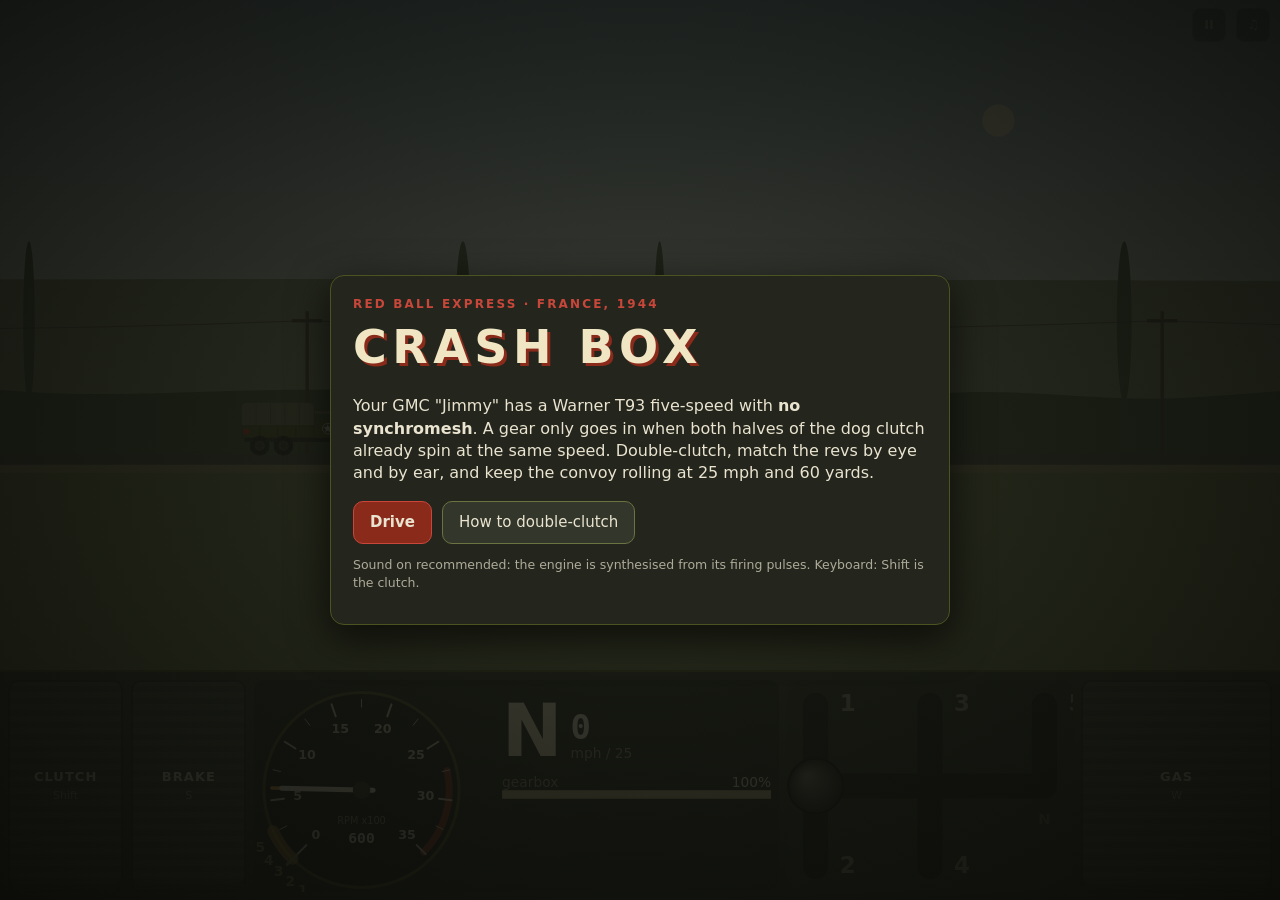
<file: builds/2026-11-07-crash-box/index.html>
<!doctype html>
<html lang="en">
<head>
<meta charset="utf-8">
<meta name="viewport" content="width=device-width, initial-scale=1, viewport-fit=cover, user-scalable=no">
<meta name="theme-color" content="#1b1d16">
<title>Crash Box - double-clutch the Red Ball Express</title>
<link rel="stylesheet" href="style.css">
</head>
<body>
<div id="app">
  <div id="sceneWrap">
    <canvas id="scene" aria-label="Road view"></canvas>
    <div id="hint" aria-live="polite"></div>
    <div id="topbar">
      <span id="runName"></span>
      <span id="progress"></span>
      <button id="btnPause" class="icon" aria-label="Pause">II</button>
      <button id="btnMute" class="icon" aria-label="Mute">&#9835;</button>
    </div>
  </div>
  <div id="console">
    <div id="left" class="pedals">
      <button id="pClutch" class="pedal clutch" aria-label="Clutch (Shift)"><b>CLUTCH</b><small>Shift</small></button>
      <button id="pBrake" class="pedal brake" aria-label="Brake (S)"><b>BRAKE</b><small>S</small></button>
    </div>
    <div id="dashWrap"><canvas id="dash" aria-label="Dashboard"></canvas></div>
    <div id="gateWrap">
      <canvas id="gate" aria-label="Gear lever: drag into a gate, or hold keys 1-5"></canvas>
      <button id="btnStart" class="start" aria-label="Start engine (E)">START <small>E</small></button>
    </div>
    <div id="right" class="pedals">
      <button id="pGas" class="pedal gas" aria-label="Throttle (W)"><b>GAS</b><small>W</small><i id="gasFill"></i></button>
    </div>
  </div>

  <!-- overlays -->
  <section id="ovTitle" class="overlay show">
    <div class="card">
      <p class="eyebrow">Red Ball Express &middot; France, 1944</p>
      <h1>CRASH BOX</h1>
      <p class="lede">Your GMC "Jimmy" has a Warner T93 five-speed with <b>no synchromesh</b>. A gear only goes in when both
        halves of the dog clutch already spin at the same speed. Double-clutch, match the revs by eye and by ear, and keep
        the convoy rolling at 25 mph and 60 yards.</p>
      <div class="row">
        <button id="btnPlay" class="primary">Drive</button>
        <button id="btnHow">How to double-clutch</button>
      </div>
      <p class="fine">Sound on recommended: the engine is synthesised from its firing pulses. Keyboard: Shift is the clutch.</p>
    </div>
  </section>

  <section id="ovHow" class="overlay">
    <div class="card scroll">
      <h2>How to double-clutch</h2>
      <p>The tachometer has a <b class="cw">white needle</b> (engine) and an <b class="ca">amber needle</b> (gearbox input
        shaft - it parts from the engine when the clutch is down). Around the rim, ticks <b>1-5</b> show the rpm each gear
        needs at your road speed. A tick turns <b class="cg">green</b> when the input shaft is close enough to mesh.</p>
      <ol>
        <li><b>Clutch in</b>, pull the lever to <b>neutral</b>.</li>
        <li><b>Clutch out</b> (still in neutral): the input shaft now follows the engine.</li>
        <li>Upshift: let the revs <b>fall</b> to the next gear's tick. Downshift: <b>blip the gas</b> to raise them.</li>
        <li><b>Clutch in</b>, push the lever into the gear. <b>Clutch out</b>, back on the gas.</li>
      </ol>
      <p>Miss and the teeth clash: it grinds, the gearbox wears, and holding the lever there slowly "grinds it in".
        To pull away from a stop, hold the clutch and wait for the amber needle to stop before selecting 1st.</p>
      <p>Expert: with the throttle feathered so the gears carry no load, the lever slips out without the clutch, and a gear
        goes in clutchless if the engine speed matches. Drivers called it <b>floating</b> the gears. You may need it.</p>
      <h3>Controls</h3>
      <table class="keys">
        <tr><td>Clutch</td><td>Shift (hold) / CLUTCH pedal</td></tr>
        <tr><td>Gas</td><td>W or Up (hold: eases up to full) / GAS pedal (higher on the pedal = more)</td></tr>
        <tr><td>Brake</td><td>S or Down (hold: brakes build) / BRAKE pedal</td></tr>
        <tr><td>Gear</td><td>hold 1-5, N or 0 for neutral / drag the knob in the gate</td></tr>
        <tr><td>Start engine</td><td>E / START (in neutral or clutch down)</td></tr>
        <tr><td>Pause, mute</td><td>P or Esc, M</td></tr>
      </table>
      <div class="row"><button id="btnHowBack" class="primary">Got it</button></div>
    </div>
  </section>

  <section id="ovRuns" class="overlay">
    <div class="card scroll">
      <h2>Runs</h2>
      <div id="runList"></div>
      <p id="campaign" class="fine"></p>
      <div class="row"><button id="btnRunsHow">How to double-clutch</button><button id="btnRunsBack">Title</button></div>
    </div>
  </section>

  <section id="ovBrief" class="overlay">
    <div class="card">
      <p class="eyebrow" id="briefNum"></p>
      <h2 id="briefName"></h2>
      <p id="briefText"></p>
      <p class="fine" id="briefRules"></p>
      <div class="row"><button id="btnGo" class="primary">Roll out</button><button id="btnBriefBack">Runs</button></div>
    </div>
  </section>

  <section id="ovPause" class="overlay">
    <div class="card">
      <h2>Paused</h2>
      <div class="row col">
        <button id="btnResume" class="primary">Resume</button>
        <button id="btnRestart">Restart run</button>
        <button id="btnQuit">Runs</button>
      </div>
    </div>
  </section>

  <section id="ovResult" class="overlay">
    <div class="card scroll">
      <p class="eyebrow" id="resEyebrow">Driver's log</p>
      <h2 id="resTitle"></h2>
      <div id="resGrade" class="grade"></div>
      <table id="resLines" class="log"></table>
      <p id="resNote" class="fine"></p>
      <div class="row">
        <button id="btnNext" class="primary">Next run</button>
        <button id="btnRetry">Retry</button>
        <button id="btnResRuns">Runs</button>
      </div>
    </div>
  </section>
</div>
<script src="sim.js"></script>
<script src="audio.js"></script>
<script src="game.js"></script>
</body>
</html>
</file>
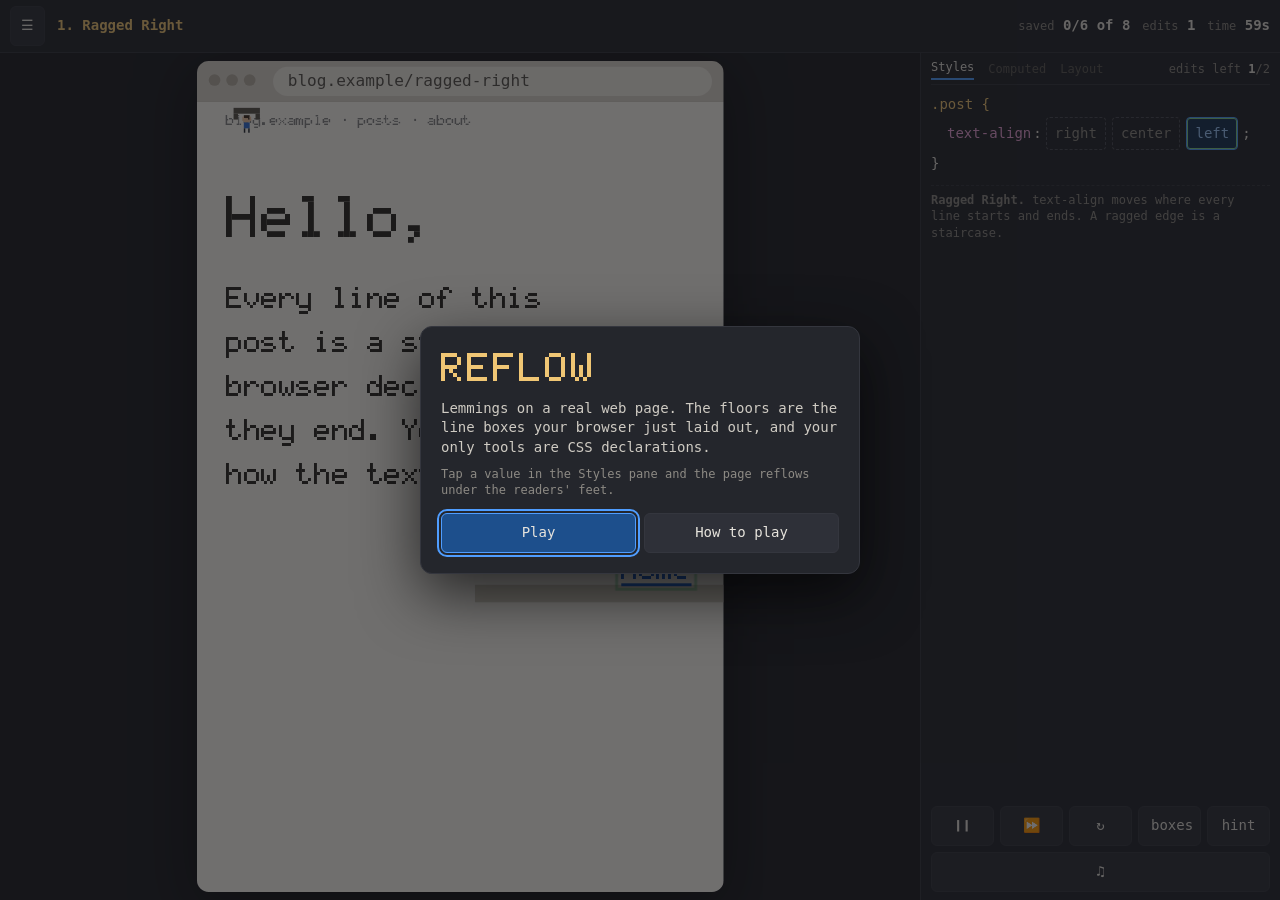
<file: builds/2026-11-08-reflow/index.html>
<!doctype html>
<html lang="en">
<head>
<meta charset="utf-8">
<meta name="viewport" content="width=device-width,initial-scale=1,viewport-fit=cover">
<meta name="theme-color" content="#1e1f24">
<title>Reflow - Lemmings on a real web page</title>
<meta name="description" content="A puzzle game where the level is a real HTML page and your only tools are CSS declarations.">
<link rel="stylesheet" href="style.css">
<link rel="stylesheet" href="page.css">
</head>
<body>
<div id="app">
  <header id="hud">
    <button id="bMenu" class="icon" aria-label="Levels" title="Levels (Esc)">&#9776;</button>
    <div id="lvlName">Reflow</div>
    <div class="stat"><span class="k">saved</span> <b id="sSaved">0/0</b></div>
    <div class="stat"><span class="k">edits</span> <b id="sEdits">0</b></div>
    <div class="stat hide-s"><span class="k">time</span> <b id="sTime">0</b></div>
  </header>
  <main id="stageWrap">
    <div id="stage">
      <div id="chrome"><span class="dots"><i></i><i></i><i></i></span><span id="url">reflow.example</span></div>
      <div id="page"></div>
      <canvas id="fx" aria-hidden="true"></canvas>
    </div>
  </main>
  <section id="side">
    <div id="pane" aria-label="Styles pane">
      <div class="paneHead"><span class="tab on">Styles</span><span class="tab dim">Computed</span><span class="tab dim">Layout</span><span id="editsLeft"></span></div>
      <div id="rules"></div>
      <div id="teach"></div>
    </div>
    <div id="controls">
      <button id="bPlay" title="Pause / play (Space)">&#10073;&#10073;</button>
      <button id="bFast" title="Fast forward (F)">&#9193;</button>
      <button id="bRestart" title="Restart (R)">&#8635;</button>
      <button id="bInspect" title="Show line boxes (I)">boxes</button>
      <button id="bHint" title="Hint (H)">hint</button>
      <button id="bMute" title="Mute (M)">&#9835;</button>
    </div>
  </section>
  <div id="toast" role="status" aria-live="polite"></div>
  <div id="overlay" class="show">
    <div id="card"></div>
  </div>
</div>
<style id="lvl"></style>
<script src="font.js"></script>
<script src="engine.js"></script>
<script src="levels.js"></script>
<script src="game.js"></script>
</body>
</html>
</file>
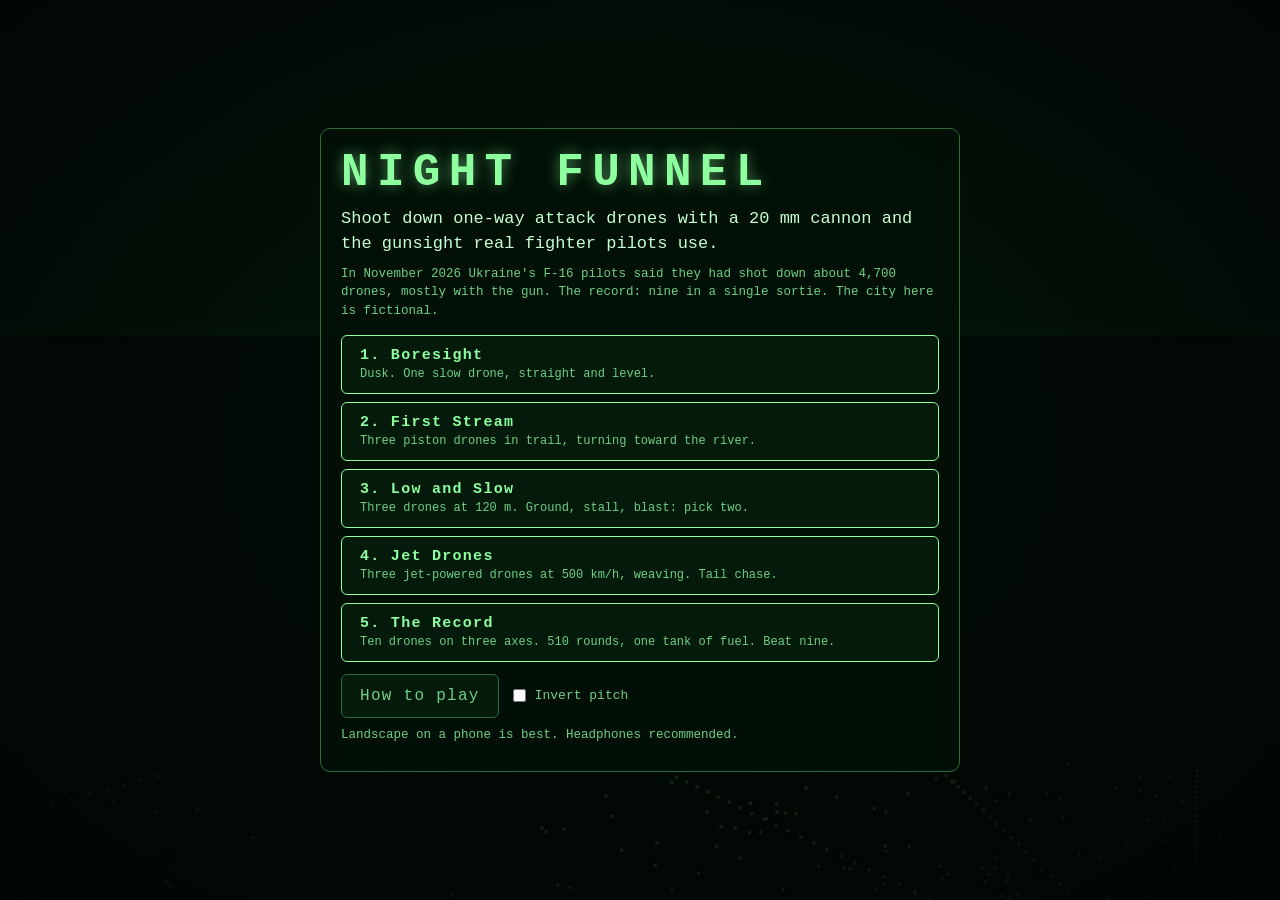
<file: builds/2026-11-10-night-funnel/index.html>
<!doctype html>
<html lang="en">
<head>
<meta charset="utf-8">
<meta name="viewport" content="width=device-width, initial-scale=1, viewport-fit=cover, user-scalable=no">
<meta name="theme-color" content="#020a05">
<title>Night Funnel</title>
<link rel="stylesheet" href="style.css">
</head>
<body>
<canvas id="cv"></canvas>

<div id="touch" class="hidden">
  <div id="stickRing"><div id="stickKnob"></div></div>
  <div id="thrWrap"><div id="thrFill"></div><div id="thrLabel">THR</div></div>
  <button id="brakeBtn" class="tbtn">BRAKE</button>
  <button id="fireBtn" class="tbtn">FIRE</button>
</div>

<div id="topbtns" class="hidden">
  <button id="nvgBtn" title="Night vision (N)">NVG</button>
  <button id="muteBtn" title="Mute (M)">SND</button>
  <button id="pauseBtn" title="Pause (P)">II</button>
</div>

<div id="title" class="screen">
  <div class="card">
    <h1>NIGHT FUNNEL</h1>
    <p class="tag">Shoot down one-way attack drones with a 20&nbsp;mm cannon and the gunsight real fighter pilots use.</p>
    <p class="small">In November 2026 Ukraine's F-16 pilots said they had shot down about 4,700 drones, mostly with the gun. The record: nine in a single sortie. The city here is fictional.</p>
    <div id="nights"></div>
    <div class="row">
      <button id="howBtn" class="ghost">How to play</button>
      <label class="chk"><input type="checkbox" id="invert"> Invert pitch</label>
    </div>
    <p class="small">Landscape on a phone is best. Headphones recommended.</p>
  </div>
</div>

<div id="how" class="screen hidden">
  <div class="card">
    <h2>How to play</h2>
    <ul>
      <li><b>The funnel</b> is the curved green pair of lines. It shows where every bullet you fired in the last 1.5 seconds is <i>right now</i> (the older bullets were fired along your old nose, so it bends when you turn). Its width is exactly a 2.5&nbsp;m wingspan at that range, and the bars mark 200, 400, 600 and 800&nbsp;m.</li>
      <li><b>To shoot:</b> fly so the drone's wingtips touch both funnel walls where the drone is. That is the right range and the right lead at once. With a lock, a small ring on the funnel (BATR, bullets at target range) marks exactly where your bullets are at the drone's distance: put the drone in the ring. Hold FIRE in short bursts (100 rounds a second, you carry 510).</li>
      <li><b>Slow targets:</b> a piston drone flies 185 km/h and you stall near 210. Throttle back, use the speed brake, and do not overshoot.</li>
      <li><b>Do not shoot too close.</b> Under 150&nbsp;m a warhead blast hurts you. Debris and fireballs do too. Low and slow, the ground is also a threat.</li>
      <li>Every drone that gets through darkens a district. Clear enough drones before fuel runs out.</li>
    </ul>
    <p class="small"><b>Touch:</b> drag on the left half to steer (down = pull up), FIRE and BRAKE on the right, slide the bar for throttle.
      <b>Keys:</b> arrows / WASD steer (down or S = pull up), Space or J fire, Shift/Ctrl throttle, B brake, N night vision, M mute, P pause.
      Neutral stick holds your climb angle, even banked.</p>
    <div class="row"><button id="howClose">Back</button></div>
  </div>
</div>

<div id="brief" class="screen hidden">
  <div class="card">
    <div class="small" id="bNum"></div>
    <h2 id="bName"></h2>
    <p id="bSub"></p>
    <p class="small" id="bGoal"></p>
    <div class="row"><button id="flyBtn">Fly</button><button id="bBack" class="ghost">Back</button></div>
  </div>
</div>

<div id="pause" class="screen hidden">
  <div class="card">
    <h2>Paused</h2>
    <div class="row"><button id="resumeBtn">Resume</button><button id="quitBtn" class="ghost">Quit to menu</button></div>
  </div>
</div>

<div id="result" class="screen hidden">
  <div class="card">
    <div class="small" id="rNum"></div>
    <h2 id="rTitle"></h2>
    <div id="rGrade"></div>
    <div id="rStats"></div>
    <p class="small" id="rNote"></p>
    <div class="row"><button id="nextBtn">Next night</button><button id="retryBtn">Retry</button><button id="menuBtn" class="ghost">Menu</button><button id="copyBtn" class="ghost">Copy result</button></div>
  </div>
</div>

<script>window.addEventListener('error', function (e) { document.documentElement.setAttribute('data-err', (document.documentElement.getAttribute('data-err') || '') + (e.error && e.error.stack ? e.error.stack.replace(/\s+/g, ' ') : e.message) + ' '); });</script>
<script src="sim.js"></script>
<script src="render.js"></script>
<script src="audio.js"></script>
<script src="game.js"></script>
</body>
</html>
</file>
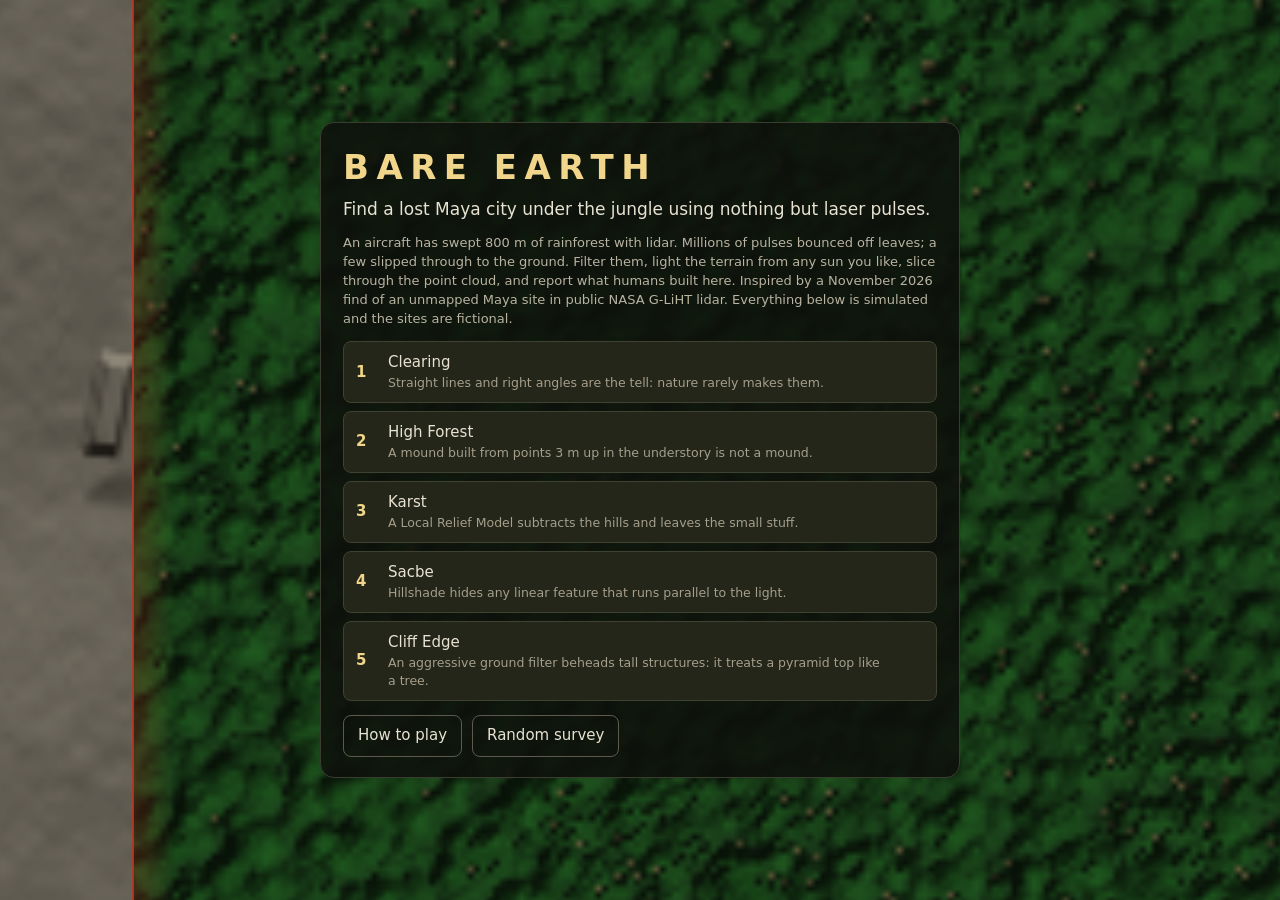
<file: builds/2026-11-11-bare-earth/index.html>
<!doctype html>
<html lang="en">
<head>
<meta charset="utf-8">
<meta name="viewport" content="width=device-width, initial-scale=1, viewport-fit=cover">
<meta name="theme-color" content="#0e110d">
<title>Bare Earth - lidar archaeology</title>
<link rel="stylesheet" href="style.css">
</head>
<body>

<div id="title" class="screen">
  <canvas id="titleBg" aria-hidden="true"></canvas>
  <div class="card wide scroll">
    <h1>BARE EARTH</h1>
    <p class="tag">Find a lost Maya city under the jungle using nothing but laser pulses.</p>
    <p class="small">An aircraft has swept 800 m of rainforest with lidar. Millions of pulses bounced off leaves; a few slipped through to the ground. Filter them, light the terrain from any sun you like, slice through the point cloud, and report what humans built here. Inspired by a November 2026 find of an unmapped Maya site in public NASA G-LiHT lidar. Everything below is simulated and the sites are fictional.</p>
    <div id="strips"></div>
    <div class="row">
      <button id="howBtn" class="ghost">How to play</button>
      <button id="randBtn" class="ghost">Random survey</button>
    </div>
  </div>
</div>

<div id="how" class="screen hidden">
  <div class="card wide scroll">
    <h2>How lidar archaeology works</h2>
    <ol class="how">
      <li><b>Pulses.</b> Each 2 m cell got about five laser pulses. Most hit the canopy (green) or the understory; in dense forest only a few percent reach the ground (brown).</li>
      <li><b>Ground filter.</b> The filter keeps the lowest return in each cell, then runs a progressively larger <i>morphological opening</i> (Zhang et al. 2003). <b>Window</b> = the widest blob it can strip off: too small and patches with no ground returns stay in as fake mounds. <b>Slope</b> = how steep real ground may be: too loose keeps understory junk, too tight and it treats a pyramid like a tree and cuts its top off.</li>
      <li><b>Views.</b> <b>Hillshade</b> lights the bare earth from a sun you drag; features that run <i>along</i> the light vanish. <b>3-sun RGB</b> puts a sun from the north, south-east and south-west in the red, green and blue channels, so nothing hides from all three. <b>Relief</b> (local relief model) subtracts the smoothed terrain so big hills disappear and metre-high mounds pop. <b>Sky-view</b> shows how much sky each point sees: no blind direction. <b>Coverage</b> shows where the filter had real ground points (bright) and where it guessed (red). <b>Canopy</b> is what a satellite sees.</li>
      <li><b>Profile.</b> Switch to <b>Slice</b> and drag a line across a feature. You see the raw points along it. A real structure has brown ground points on it. A "mound" sitting on green points 3 m up is the filter fooling you.</li>
      <li><b>Report.</b> Choose a type and tap the map to pin it (tap a pin to remove it). Types: <b>Pyramid</b> (tall, stepped), <b>Platform</b> (flat-topped, 1-3 m, straight edges), <b>Mound</b> (house mound, under ~1.3 m), <b>Causeway</b> (raised, dead straight road), <b>Reservoir</b> (flat-bottomed hollow with a berm). Then submit: the heritage institute checks your report against the ground truth.</li>
    </ol>
    <p class="small">Scoring: +100 per real feature, +50 if the type is right, -75 per false positive. Each strip has a quota and a false-positive limit. Not archaeology: karst cone hills (round, lumpy), sinkholes (funnel-shaped), tree-throws (pit and mound from a fallen tree), modern logging tracks (sunken, curving).</p>
    <p class="small">Controls: drag to pan, pinch or wheel to zoom. Keys: 1-8 views, P pin, S slice, arrow keys pan, +/- zoom, M mute.</p>
    <button id="howClose">Got it</button>
  </div>
</div>

<div id="game" class="hidden">
  <header id="bar">
    <button id="menuBtn" class="icon" title="Menu" aria-label="Menu">&#9776;</button>
    <div id="stripName">Strip</div>
    <div id="pinCount"></div>
    <button id="submitBar" class="sbar">Submit</button>
    <button id="briefBtn" class="icon" title="Brief" aria-label="Brief">i</button>
    <button id="muteBtn" class="icon" title="Mute (M)" aria-label="Mute">&#9835;</button>
  </header>
  <div id="mapWrap">
    <canvas id="map"></canvas>
    <div id="hint" class="hidden"></div>
    <div id="busy" class="hidden">processing&hellip;</div>
  </div>
  <aside id="panel">
    <section>
      <div class="lab">Tool</div>
      <div class="chips" id="tools">
        <button data-mode="pin" class="on">Pin</button>
        <button data-mode="slice">Slice</button>
      </div>
      <div class="chips" id="ptypes"></div>
    </section>
    <section id="profSec" class="hidden">
      <div class="lab">Profile slice <span id="profInfo" class="muted"></span></div>
      <canvas id="prof"></canvas>
      <div class="legend"><span class="dot g"></span>ground <span class="dot v"></span>vegetation <span class="line"></span>your bare-earth model</div>
    </section>
    <section>
      <div class="lab">View</div>
      <div class="chips" id="views"></div>
      <div id="sunCtl" class="ctl">
        <canvas id="dial" width="88" height="88"></canvas>
        <div class="sl">
          <label>Sun azimuth <b id="azV"></b><input type="range" id="az" min="0" max="359" step="1"></label>
          <label>Sun altitude <b id="altV"></b><input type="range" id="alt" min="5" max="80" step="1"></label>
        </div>
      </div>
      <div id="lrmCtl" class="ctl hidden">
        <div class="sl"><label>Trend radius <b id="lrmV"></b><input type="range" id="lrm" min="6" max="40" step="2"></label></div>
      </div>
    </section>
    <section>
      <div class="lab">Ground filter <span id="filtInfo" class="muted"></span></div>
      <div class="sl">
        <label>Window <b id="winV"></b><input type="range" id="win" min="4" max="40" step="2"></label>
        <label>Slope <b id="slopeV"></b><input type="range" id="slope" min="10" max="150" step="5"></label>
      </div>
    </section>
    <section id="submitSec">
      <button id="submitBtn" class="big">Submit report</button>
    </section>
  </aside>
</div>

<div id="brief" class="screen hidden">
  <div class="card">
    <h2 id="briefTitle"></h2>
    <p id="briefText"></p>
    <p id="briefQuota" class="small"></p>
    <button id="briefGo">Start survey</button>
  </div>
</div>

<div id="debrief" class="screen hidden">
  <div class="card wide scroll">
    <h2 id="dbTitle"></h2>
    <p id="dbSummary"></p>
    <div id="peelWrap"><canvas id="peelMap"></canvas>
      <label class="peel">Forest <input type="range" id="peel" min="0" max="100" value="100"> Bare earth</label>
    </div>
    <p id="dbLesson" class="lesson"></p>
    <ul id="dbList"></ul>
    <div class="row">
      <button id="dbRetry" class="ghost">Back to the strip</button>
      <button id="dbNext">Next strip</button>
      <button id="dbMenu" class="ghost">Menu</button>
    </div>
  </div>
</div>

<div id="err" class="hidden"></div>
<script src="sim.js"></script>
<script src="audio.js"></script>
<script src="game.js"></script>
</body>
</html>
</file>
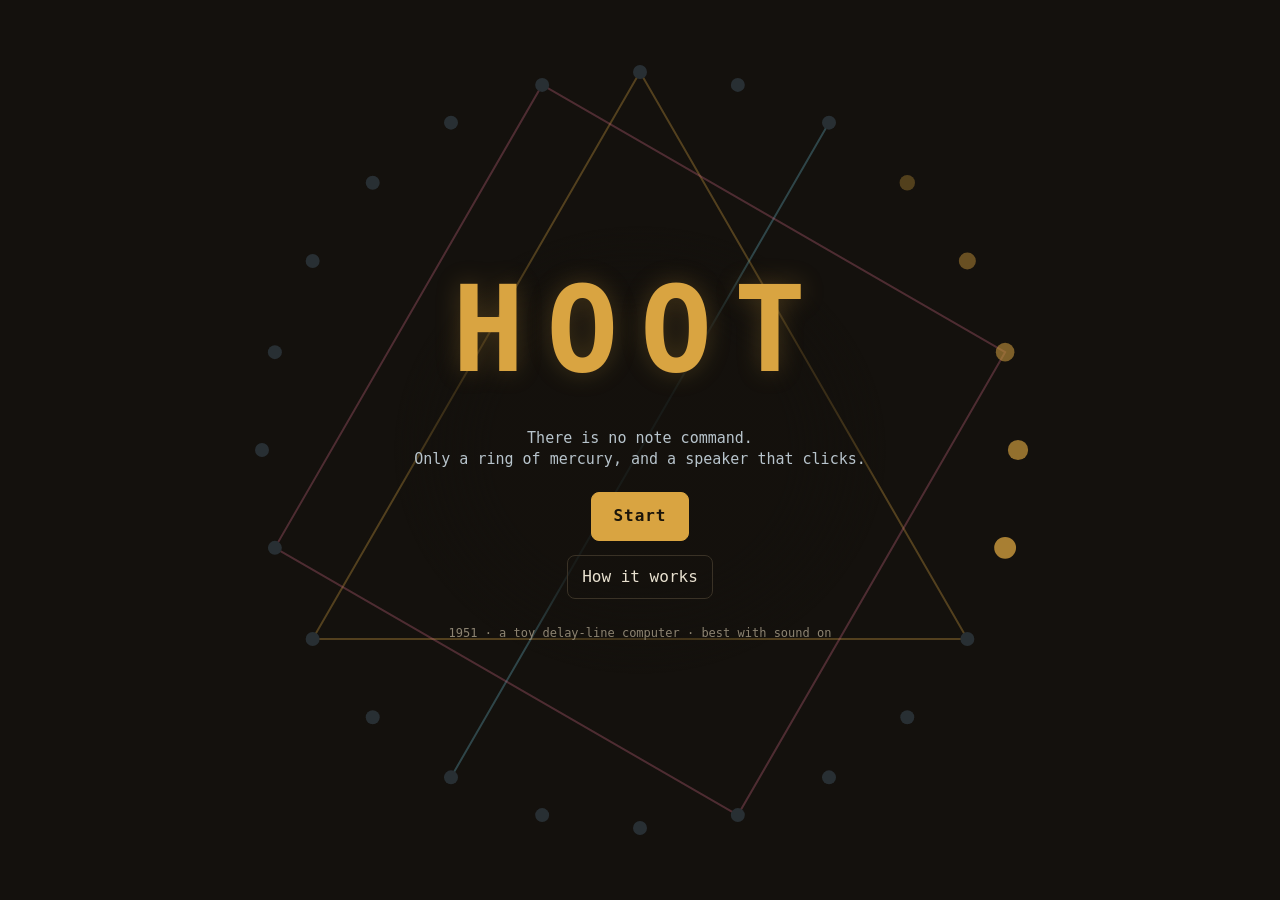
<file: builds/2026-11-12-hoot/index.html>
<!doctype html>
<html lang="en">
<head>
<meta charset="utf-8">
<meta name="viewport" content="width=device-width,initial-scale=1,viewport-fit=cover,user-scalable=no">
<meta name="theme-color" content="#14110d">
<title>HOOT - program a 1951 delay-line computer to play music</title>
<link rel="stylesheet" href="style.css">
</head>
<body>
<div id="app">

  <section id="title" class="screen">
    <canvas id="titleRing" aria-hidden="true"></canvas>
    <div class="titlebox">
      <h1>HOOT</h1>
      <p class="sub">There is no note command.<br>Only a ring of mercury, and a speaker that clicks.</p>
      <button id="btnPlay" class="big">Start</button>
      <button id="btnHelp" class="ghost">How it works</button>
      <p class="fine">1951 &middot; a toy delay-line computer &middot; best with sound on</p>
    </div>
  </section>

  <section id="select" class="screen hidden">
    <header class="bar"><button class="ghost sm" data-go="title">&larr; Title</button><h2>Programs</h2><button class="ghost sm mute" aria-label="Mute">&#9835;</button></header>
    <div id="levels" class="levels"></div>
    <p class="fine pad">Stars: 1 in tune &middot; 2 steady (jitter at the solver's par) &middot; 3 least total wobble.</p>
  </section>

  <section id="game" class="screen hidden">
    <header class="bar">
      <button class="ghost sm" id="btnMenu">&larr; Menu</button>
      <h2 id="lvName">Level</h2>
      <button class="ghost sm" id="btnBrief" aria-label="Briefing">?</button>
      <button class="ghost sm mute" aria-label="Mute">&#9835;</button>
    </header>
    <div class="play">
      <div class="ringwrap">
        <canvas id="ring" aria-label="Mercury delay line with 24 words"></canvas>
        <div id="toast" class="toast"></div>
      </div>
      <div class="side">
        <div id="cards" class="cards"></div>
        <canvas id="scope" aria-label="Click train of the selected note"></canvas>
        <div id="scopeCap" class="fine cap"></div>
        <div class="btns">
          <button id="btnUndo" class="ghost">Undo</button>
          <button id="btnClear" class="ghost">Clear note</button>
          <button id="btnHint" class="ghost">Ghosts</button>
          <button id="btnNote" class="ghost">&#9654; Note</button>
          <button id="btnTune" class="big" disabled>&#9654; Play tune</button>
        </div>
      </div>
    </div>
  </section>

  <div id="modal" class="modal hidden" role="dialog" aria-modal="true">
    <div class="card" id="modalCard"></div>
  </div>
</div>
<pre id="selftest" class="hidden"></pre>
<script src="sim.js"></script>
<script src="audio.js"></script>
<script src="game.js"></script>
</body>
</html>
</file>
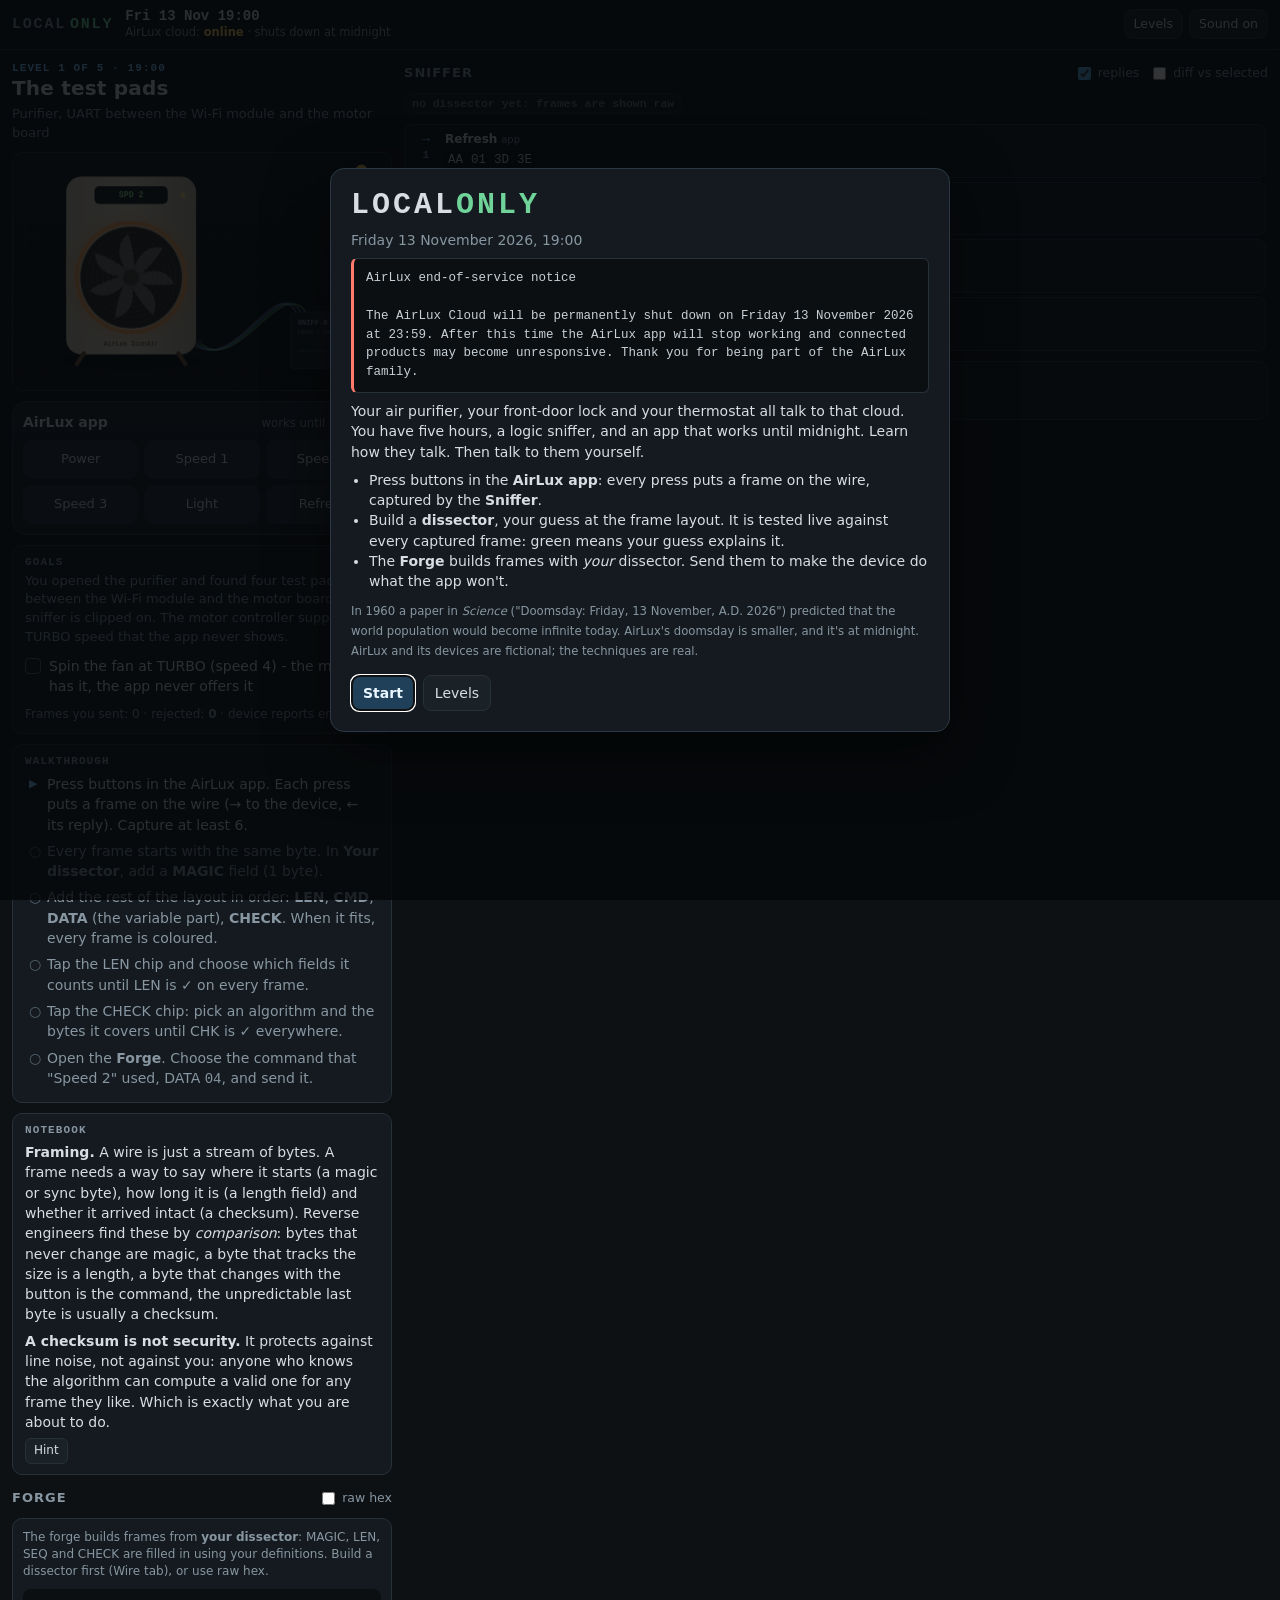
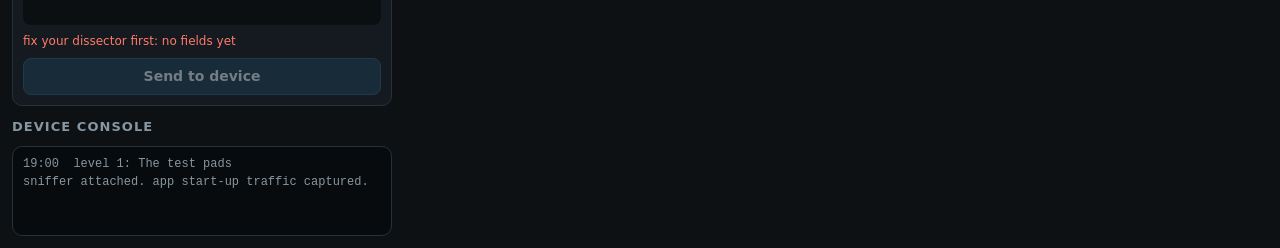
<file: builds/2026-11-13-local-only/index.html>
<!doctype html>
<html lang="en">
<head>
<meta charset="utf-8">
<meta name="viewport" content="width=device-width, initial-scale=1, viewport-fit=cover">
<meta name="theme-color" content="#0d1114">
<title>Local Only - free your devices before the cloud dies</title>
<meta name="description" content="A protocol reverse-engineering puzzle: sniff a vendor's device frames, build a dissector, forge your own packets before the cloud shuts down at midnight.">
<link rel="stylesheet" href="style.css">
</head>
<body>
<header id="top">
  <div class="brand" aria-label="Local Only">LOCAL<b>ONLY</b></div>
  <div id="clockbox"><span id="clock">Fri 13 Nov 19:00</span><span id="cloudline"></span></div>
  <div class="topbtns">
    <button id="btnLevels" type="button">Levels</button>
    <button id="btnMute" type="button" aria-label="Mute sound">Sound on</button>
  </div>
</header>

<main id="main">
  <section id="pDevice" class="panel">
    <div class="lvlhead"><div id="lvlNum"></div><h2 id="lvlTitle"></h2><p id="lvlSub"></p></div>
    <div class="benchwrap"><canvas id="bench" width="640" height="400" aria-label="The device on your bench"></canvas></div>
    <div class="appbox">
      <div class="apphead"><span>AirLux app</span><small id="appNote">works until midnight</small></div>
      <div id="appBtns"></div>
    </div>
    <div id="goals" class="box"></div>
    <div id="walk" class="box"></div>
    <div id="notebook" class="box"></div>
  </section>

  <section id="pWire" class="panel">
    <div class="sechead"><h3>Sniffer</h3>
      <div class="tools">
        <label><input type="checkbox" id="optReplies" checked> replies</label>
        <label><input type="checkbox" id="optDiff"> diff vs selected</label>
      </div>
    </div>
    <div id="totals"></div>
    <div id="caps" aria-live="polite"></div>
    <div id="inspect" class="box"></div>
    <div class="sechead"><h3>Your dissector</h3><div class="tools" id="disTools"></div></div>
    <div id="dis"></div>
  </section>

  <section id="pForge" class="panel">
    <div class="sechead"><h3>Forge</h3><div class="tools"><label><input type="checkbox" id="optRaw"> raw hex</label></div></div>
    <div id="forge"></div>
    <div class="sechead"><h3>Device console</h3></div>
    <div id="console" role="log"></div>
  </section>
</main>

<nav id="tabs" aria-label="Panels">
  <button type="button" data-tab="pDevice" class="on">Device</button>
  <button type="button" data-tab="pWire">Wire <span id="tabBadge"></span></button>
  <button type="button" data-tab="pForge">Forge</button>
</nav>

<div id="overlay" hidden><div id="card" role="dialog" aria-modal="true"></div></div>
<div id="toast" role="status"></div>

<script src="proto.js"></script>
<script src="audio.js"></script>
<script src="bench.js"></script>
<script src="game.js"></script>
</body>
</html>
</file>
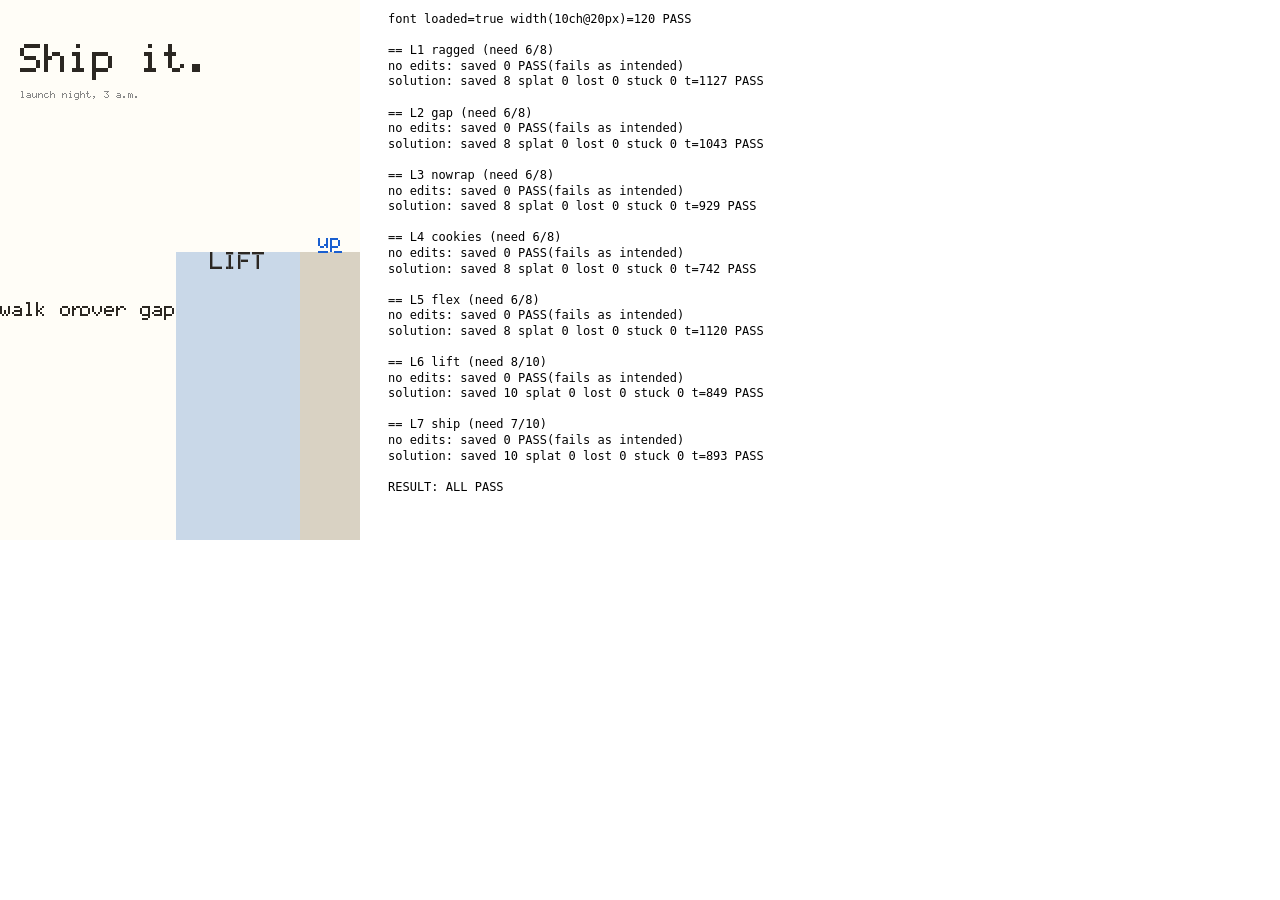
<file: builds/2026-11-08-reflow/test.html>
<!doctype html>
<html lang="en"><head><meta charset="utf-8"><meta name="viewport" content="width=device-width,initial-scale=1">
<title>Reflow self-test</title><link rel="stylesheet" href="page.css">
<style>body{font:12px/1.3 monospace;margin:8px;background:#fff}#page{position:absolute;left:0;top:0;visibility:visible}#out{margin-left:380px;white-space:pre}</style>
</head><body>
<div id="page"></div><style id="lvl"></style>
<pre id="out">running</pre>
<script src="font.js"></script><script src="engine.js"></script><script src="levels.js"></script>
<script>
(async function () {
  const E = Engine, out = [], page = document.getElementById('page'), st = document.getElementById('lvl');
  const qs = new URLSearchParams(location.search);
  const fontOK = await ReflowFont.load('Reflow Pixel');
  const probe = document.createElement('span'); probe.style.cssText = "font:20px 'Reflow Pixel';position:absolute;top:-99px"; probe.textContent = 'MMMMMiiiii'; document.body.appendChild(probe);
  const w10 = probe.getBoundingClientRect().width;
  out.push('font loaded=' + fontOK + ' width(10ch@20px)=' + w10 + (w10 === 120 ? ' PASS' : ' FAIL'));
  let fails = 0;
  function load(L, choice) { page.innerHTML = L.html; st.textContent = E.levelCSS(L, choice); }
  function run(L, edits) {
    const choice = E.initialChoice(L);
    load(L, choice);
    const sim = new E.Sim(L, () => E.measure(page));
    const ev = (edits || []).slice().sort((a, b) => a.t - b.t); let k = 0;
    const trace = [];
    while (!sim.finished()) {
      let changed = false;
      while (k < ev.length && ev[k].t <= sim.t) { choice[ev[k].r][ev[k].d] = ev[k].o; k++; changed = true; }
      if (changed) { st.textContent = E.levelCSS(L, choice); sim.relayout(); }
      sim.step();
      const w0 = sim.walkers[0]; if (w0 && sim.t % 8 === 0 && (w0.state === 'walk' || w0.state === 'fall')) trace.push([w0.x, w0.y]);
    }
    return { saved: sim.saved, splat: sim.splat, lost: sim.lost, stuck: sim.active(), t: sim.t, sim, trace };
  }
  function ascii(L, choice, trace, sim) {
    load(L, choice); const m = E.measure(page);
    const C = 60, R = 54, g = Array.from({ length: R }, () => Array(C).fill(' '));
    const put = (x, y, ch) => { const c = Math.floor(x / 6), r = Math.floor(y / 10); if (c >= 0 && c < C && r >= 0 && r < R) g[r][c] = ch; };
    for (const s of m.solids) for (let y = s.t; y < s.b; y += 10) for (let x = s.l; x < s.r; x += 6) put(x + 1, y + 1, s.kind === 'box' ? '+' : '#');
    if (m.exit) for (let x = m.exit.l; x < m.exit.r; x += 6) put(x + 1, m.exit.t + 1, 'E');
    for (const p of trace || []) put(p[0], p[1] - 1, '.');
    put(L.hatch.x, L.hatch.y, 'H');
    return g.map((r, i) => String(i * 10).padStart(3) + '|' + r.join('') + '|').join('\n');
  }
  function combos(L) {
    const dims = []; L.rules.forEach((r, i) => r.decls.forEach((d, j) => dims.push([i, j, d.opts.length])));
    const res = []; const cur = dims.map(() => 0);
    const total = dims.reduce((a, d) => a * d[2], 1); if (total > 64) return [];
    for (let n = 0; n < total; n++) {
      let x = n; const edits = []; const label = [];
      dims.forEach((d, q) => { const o = x % d[2]; x = Math.floor(x / d[2]); edits.push({ t: 0, r: d[0], d: d[1], o }); label.push(L.rules[d[0]].decls[d[1]].opts[o]); });
      const r = run(L, edits); res.push(label.join('/') + ' -> saved ' + r.saved + '/' + L.count + ' (splat ' + r.splat + ', lost ' + r.lost + ', stuck ' + r.stuck + ')' + (r.saved >= L.need ? ' WIN' : ''));
    }
    return res;
  }
  const only = qs.get('level');
  if (qs.has('search')) {
    const L = LEVELS[+qs.get('search')]; const e0 = L.solution[L.solution.length - 1]; const pre = L.solution.slice(0, -1); let best = [];
    for (let t = 0; t <= 3000; t += 10) { const r = run(L, pre.concat([{ t, r: e0.r, d: e0.d, o: e0.o }])); best.push([r.saved, t]); }
    best.sort((a, b) => b[0] - a[0] || a[1] - b[1]);
    out.push('search ' + L.id + ': ' + best.slice(0, 12).map(b => 't=' + b[1] + ':' + b[0]).join(' '));
    const wins = best.filter(b => b[0] >= L.need).map(b => b[1]).sort((a, b) => a - b);
    out.push('winning t values (' + wins.length + '): ' + wins.join(','));
  }
  LEVELS.forEach((L, i) => {
    if (only != null && only !== String(i)) return;
    out.push('\n== L' + (i + 1) + ' ' + L.id + ' (need ' + L.need + '/' + L.count + ')');
    const base = run(L, []);
    const sol = run(L, L.solution);
    const baseOK = base.saved < L.need, solOK = sol.saved >= L.need;
    if (!baseOK || !solOK) fails++;
    out.push('no edits: saved ' + base.saved + (baseOK ? ' PASS(fails as intended)' : ' FAIL(solved without edits)'));
    out.push('solution: saved ' + sol.saved + ' splat ' + sol.splat + ' lost ' + sol.lost + ' stuck ' + sol.stuck + ' t=' + sol.t + (solOK ? ' PASS' : ' FAIL'));
    if (qs.has('combos')) out.push(...combos(L));
    if (qs.has('ascii')) {
      const ch = E.initialChoice(L); out.push('initial layout + first reader trace (no edits):'); out.push(ascii(L, ch, base.trace));
      const ch2 = E.initialChoice(L); L.solution.forEach(e => ch2[e.r][e.d] = e.o); out.push('solution layout + trace:'); out.push(ascii(L, ch2, sol.trace));
    }
  });
  out.push('\nRESULT: ' + (fails === 0 && w10 === 120 ? 'ALL PASS' : fails + ' FAIL'));
  document.getElementById('out').textContent = out.join('\n');
  document.title = fails === 0 ? 'PASS' : 'FAIL';
})().catch(e => { document.getElementById('out').textContent = 'ERROR ' + e.stack; });
</script></body></html>
</file>
<file: builds/2026-10-27-call-the-ball/style.css>
* { box-sizing: border-box; }
html, body { margin: 0; height: 100%; background: #0b1622; color: #e8eef4; overflow: hidden;
  font: 15px/1.45 system-ui, -apple-system, "Segoe UI", Roboto, sans-serif;
  -webkit-user-select: none; user-select: none; -webkit-tap-highlight-color: transparent; }
canvas#view { position: fixed; inset: 0; width: 100vw; height: 100vh; height: 100dvh; display: block; touch-action: none; }
button { font: inherit; color: #e8eef4; background: rgba(255,255,255,.08); border: 1px solid rgba(255,255,255,.25);
  border-radius: 10px; padding: .65em 1.1em; cursor: pointer; touch-action: manipulation; }
button:hover { background: rgba(255,255,255,.16); }
button:focus-visible { outline: 2px solid #ffb12e; outline-offset: 2px; }
button.primary { background: #d98a14; border-color: #ffb12e; color: #111; font-weight: 700; }
button.primary:hover { background: #f0a020; }
code, .mono { font-family: ui-monospace, Menlo, Consolas, monospace; }

#topbar { position: fixed; top: 0; left: 0; right: 0; display: flex; align-items: center; gap: 6px; z-index: 5;
  padding: calc(env(safe-area-inset-top) + 6px) calc(env(safe-area-inset-right) + 8px) 6px calc(env(safe-area-inset-left) + 8px);
  pointer-events: none; }
#topbar .spacer { flex: 0 0 4px; }
#topbar button { flex: none; }
#topbar button { pointer-events: auto; padding: .4em .65em; font-size: 11px; letter-spacing: .06em; border-radius: 7px;
  background: rgba(0,0,0,.5); border-color: rgba(255,255,255,.4); }
#topbar button.off { opacity: .45; text-decoration: line-through; }
#passinfo { flex: 1 1 auto; min-width: 0; overflow: hidden; text-overflow: ellipsis; white-space: nowrap; font: 12px ui-monospace, Menlo, Consolas, monospace; color: #9fd8a8; text-shadow: 0 1px 2px #000; }

#subtitle { position: fixed; left: 50%; transform: translateX(-50%); bottom: calc(env(safe-area-inset-bottom) + 22%);
  z-index: 4; max-width: 90vw; padding: .35em .8em; border-radius: 8px; background: rgba(0,0,0,.55);
  font: 600 17px ui-monospace, Menlo, Consolas, monospace; color: #ffe2a8; opacity: 0; transition: opacity .25s; pointer-events: none;
  white-space: nowrap; }
#subtitle.show { opacity: 1; }
#subtitle.pilot { color: #b8e0ff; }
#subtitle.urgent { color: #ff6a5a; font-size: 21px; }
#alert { position: fixed; left: 50%; top: 30%; transform: translate(-50%, -50%); z-index: 4; pointer-events: none;
  font: 800 clamp(22px, 6vw, 44px) system-ui, sans-serif; letter-spacing: .06em; color: #ff5a4a; text-shadow: 0 2px 8px #000;
  opacity: 0; transition: opacity .2s; text-align: center; }
#alert.show { opacity: 1; }
#alert small { display: block; font-size: .45em; color: #fff; letter-spacing: .1em; }

#thumb { position: fixed; width: 96px; height: 96px; margin: -48px 0 0 -48px; border-radius: 50%;
  border: 2px solid rgba(160,255,170,.35); pointer-events: none; z-index: 3; display: none; }
#thumbDot { position: absolute; width: 34px; height: 34px; left: 31px; top: 31px; border-radius: 50%; background: rgba(160,255,170,.35); }

.screen { position: fixed; inset: 0; z-index: 10; display: none; align-items: center; justify-content: center;
  padding: calc(env(safe-area-inset-top) + 12px) 12px calc(env(safe-area-inset-bottom) + 12px);
  background: radial-gradient(ellipse at center, rgba(5,12,20,.55), rgba(5,12,20,.85)); overflow-y: auto; }
.screen.show { display: flex; }
#scrTitle { align-items: flex-end; background: linear-gradient(to bottom, rgba(5,12,20,0) 0%, rgba(5,12,20,.25) 40%, rgba(5,12,20,.85) 75%); }
@media (min-aspect-ratio: 4/3) { #scrTitle { align-items: center; justify-content: flex-start; background: linear-gradient(to right, rgba(5,12,20,.85) 0%, rgba(5,12,20,.6) 45%, rgba(5,12,20,0) 75%); } #scrTitle .panel { margin: auto auto auto 4vw; } }
.panel { width: min(560px, 100%); margin: auto; background: rgba(12,24,36,.88); border: 1px solid rgba(255,255,255,.12);
  border-radius: 16px; padding: 22px 22px 18px; box-shadow: 0 10px 40px rgba(0,0,0,.5); }
.panel.wide { width: min(720px, 100%); }
h1 { margin: .1em 0 .2em; font-size: clamp(34px, 9vw, 58px); letter-spacing: .08em; line-height: 1; color: #ffb12e;
  text-shadow: 0 0 24px rgba(255,177,46,.35); }
h2 { margin: .1em 0 .4em; font-size: 24px; }
.kicker { margin: 0; text-transform: uppercase; letter-spacing: .14em; font-size: 12px; color: #b5d3e8; }
.lead { color: #cfdbe6; }
.small { font-size: 13px; color: #9fb4c6; }
.row { display: flex; flex-wrap: wrap; gap: 10px; margin-top: 14px; }
.how { padding-left: 1.1em; margin: .6em 0; }
.how li { margin: .45em 0; }
.how code { background: rgba(255,255,255,.08); padding: 0 .3em; border-radius: 4px; }
.controls { font-size: 13px; color: #b9c9d6; display: grid; gap: 4px; background: rgba(255,255,255,.04); padding: 8px 10px; border-radius: 8px; }
.lenses { display: flex; gap: 8px; justify-content: space-between; }
.lenses figure { margin: 0; flex: 1; text-align: center; font-size: 12px; color: #b9c9d6; }
.lens { width: 100%; max-width: 150px; background: #050a10; border-radius: 8px; }
.levels { display: grid; gap: 8px; }
.levels button { text-align: left; display: flex; flex-direction: column; }
.levels button span { font-size: 12px; color: #9fb4c6; }

.gradeRow { display: flex; gap: 14px; align-items: center; margin: 8px 0 6px; }
.gradeName { font-size: 26px; font-weight: 800; }
.shorthand { display: inline-block; margin-top: 6px; font-size: 16px; color: #ffe2a8; background: rgba(0,0,0,.35);
  padding: .2em .5em; border-radius: 6px; white-space: pre-wrap; }
.shorthand u, .comments u { text-decoration-thickness: 2px; }
.comments { margin: 8px 0; padding-left: 0; list-style: none; font-size: 14px; }
.comments li { padding: 3px 0; border-bottom: 1px dashed rgba(255,255,255,.08); }
.comments li code { display: inline-block; min-width: 72px; color: #ffe2a8; }
.tip { background: rgba(255,177,46,.1); border-left: 3px solid #ffb12e; padding: 8px 10px; border-radius: 4px; font-size: 14px; }

.board { display: flex; gap: 6px; flex-wrap: wrap; margin-top: 6px; }
.tile { width: 48px; height: 48px; border-radius: 6px; display: flex; flex-direction: column; align-items: center;
  justify-content: center; font: 800 14px ui-monospace, Menlo, Consolas, monospace; color: #111; border: 2px solid rgba(0,0,0,.4); }
.tile small { font-size: 10px; font-weight: 600; }
.tile.big { width: 84px; height: 84px; font-size: 24px; flex: none; }
.tile.empty { background: rgba(255,255,255,.06); border: 2px dashed rgba(255,255,255,.2); }
.tile.okU, .tile.ok { background: #35b04f; }
.tile.okU { box-shadow: 0 0 14px #5dff7c; }
.tile.fair { background: #e8c62e; }
.tile.ng { background: #8a5a32; color: #f4e6d6; }
.tile.bolter { background: #2f74d6; color: #fff; }
.tile.wo { background: #d23a30; color: #fff; }
.tile.cut { background: #111; color: #ff5a4a; border-color: #d23a30; }
.tile .u { text-decoration: underline; text-decoration-thickness: 2px; }

@media (max-width: 480px) {
  .panel { padding: 16px 14px 14px; }
  .lenses figcaption { font-size: 11px; }
  #subtitle { font-size: 15px; bottom: calc(env(safe-area-inset-bottom) + 26%); }
}
@media (prefers-reduced-motion: reduce) {
  #subtitle, #alert { transition: none; }
}

.row button { flex: 1 1 140px; }
.row #btnCruise { flex-basis: 100%; }
.small { color: #b9c4cc; }

/* Touch: never scroll/bounce/zoom the page while playing */
html, body { position: fixed; inset: 0; width: 100%; overscroll-behavior: none; touch-action: none; -webkit-touch-callout: none; }
body * { touch-action: none; }
button, a { touch-action: manipulation; }
.screen, .screen *, .panel, .scroll { touch-action: pan-y; overscroll-behavior: contain; }
</file>
<file: builds/2026-10-31-earth-sized-eye/style.css>
:root {
  --bg: #07080c; --panel: #0d0f15; --line: #1d2230; --text: #d8dbe3; --dim: #7b8294; --hot: #ffb347;
  --hot2: #ff7a2f; --cool: #7fc8ff; --good: #8be28b; --bad: #ff6b6b;
  --sat: env(safe-area-inset-top, 0px); --sab: env(safe-area-inset-bottom, 0px);
}
* { box-sizing: border-box; -webkit-tap-highlight-color: transparent; }
html, body { margin: 0; height: 100%; background: var(--bg); color: var(--text); overflow: hidden;
  font: 14px/1.4 ui-sans-serif, system-ui, -apple-system, "Segoe UI", Roboto, sans-serif; overscroll-behavior: none; }
button { font: inherit; color: inherit; cursor: pointer; }
#app { height: 100%; display: flex; flex-direction: column; padding-top: var(--sat); }

#bar { display: flex; align-items: center; gap: 12px; height: 44px; padding: 0 12px; border-bottom: 1px solid var(--line); flex: none; }
.brand { font-weight: 700; letter-spacing: .18em; font-size: 13px; color: var(--hot); white-space: nowrap; }
.night { flex: 1; color: var(--dim); font-size: 13px; white-space: nowrap; overflow: hidden; text-overflow: ellipsis; }
.barBtns { display: flex; gap: 6px; }
.icon { width: 32px; height: 32px; border-radius: 50%; border: 1px solid var(--line); background: var(--panel); font-weight: 700; }
.icon.off { color: var(--dim); text-decoration: line-through; }

#stage { flex: 1; min-height: 0; display: grid; gap: 6px; padding: 6px; padding-bottom: calc(6px + var(--sab));
  grid-template-columns: minmax(0, 1.9fr) minmax(0, 1fr) minmax(250px, 0.95fr);
  grid-template-rows: minmax(0, 1fr) minmax(0, 1fr);
  grid-template-areas: "globe image ctrl" "globe uv ctrl"; }
.panel { position: relative; background: var(--panel); border: 1px solid var(--line); border-radius: 8px; min-height: 0; min-width: 0; overflow: hidden; }
#globeWrap { grid-area: globe; touch-action: none; }
#imgWrap { grid-area: image; }
#uvWrap { grid-area: uv; }
#ctrl { grid-area: ctrl; display: flex; flex-direction: column; }
canvas { position: absolute; inset: 0; width: 100%; height: 100%; display: block; }
.cap { position: absolute; left: 8px; top: 6px; font-size: 11px; color: var(--dim); letter-spacing: .04em; pointer-events: none; }
.note { position: absolute; left: 8px; bottom: 6px; right: 8px; font-size: 11px; color: var(--dim); pointer-events: none; }
.clock { position: absolute; right: 10px; top: 6px; font: 600 13px ui-monospace, Consolas, monospace; color: var(--hot); text-align: right; pointer-events: none; }
.hidden { display: none !important; }

@media (max-aspect-ratio: 1/1), (max-width: 760px) {
  #stage { grid-template-columns: 1fr 1fr; grid-template-rows: minmax(0, 1.25fr) minmax(0, 0.95fr) minmax(0, 1.2fr);
    grid-template-areas: "globe globe" "image uv" "ctrl ctrl"; }
  .brand { font-size: 12px; letter-spacing: .12em; }
}

/* control panel */
#ctrlBody { flex: 1; min-height: 0; overflow-y: auto; padding: 10px; display: flex; flex-direction: column; gap: 8px; -webkit-overflow-scrolling: touch; }
.h { font-weight: 700; font-size: 13px; letter-spacing: .06em; color: var(--hot); text-transform: uppercase; }
.sub { color: var(--dim); font-size: 12px; }
.row { display: flex; align-items: center; gap: 8px; }
.grow { flex: 1; }
.meter { height: 6px; background: #1a1e29; border-radius: 3px; overflow: hidden; }
.meter > i { display: block; height: 100%; background: linear-gradient(90deg, var(--hot2), var(--hot)); width: 0; transition: width .2s; }
.sites { display: grid; grid-template-columns: 1fr; gap: 4px; }
.site { display: grid; grid-template-columns: 14px 1fr auto; gap: 2px 8px; align-items: center; text-align: left; padding: 6px 8px;
  border: 1px solid var(--line); border-radius: 6px; background: #10131b; }
.site .dot { width: 10px; height: 10px; border-radius: 50%; border: 2px solid var(--dim); }
.site.on { border-color: var(--hot); background: #1d1710; }
.site.on .dot { background: var(--hot); border-color: var(--hot); }
.site.fixed { opacity: .9; cursor: default; }
.site.never { opacity: .55; }
.site .nm { font-weight: 600; font-size: 13px; }
.site .meta { grid-column: 2 / 4; font-size: 11px; color: var(--dim); }
.site .cost { font: 600 12px ui-monospace, Consolas, monospace; color: var(--hot); }
.site:disabled { opacity: .4; cursor: not-allowed; }
.btn { padding: 10px 14px; border-radius: 8px; border: 1px solid var(--hot); background: linear-gradient(#2a1d0e, #1a1209); color: var(--hot);
  font-weight: 700; letter-spacing: .08em; text-transform: uppercase; }
.btn:disabled { opacity: .35; cursor: not-allowed; }
.btn.ghost { border-color: var(--line); background: transparent; color: var(--text); }
.btn.big { padding: 14px 20px; font-size: 15px; }
.log { font: 12px ui-monospace, Consolas, monospace; color: var(--dim); display: flex; flex-direction: column; gap: 2px; }
.log b { color: var(--text); font-weight: 600; }
.log .w { color: var(--cool); }
.opts { display: grid; grid-template-columns: repeat(auto-fill, minmax(92px, 1fr)); gap: 8px; }
.opt { display: flex; flex-direction: column; align-items: center; gap: 4px; padding: 6px; border-radius: 8px; border: 1px solid var(--line); background: #10131b; }
.opt canvas { position: static; width: 80px; height: 80px; border-radius: 4px; }
.opt span { font-size: 12px; }
.opt:hover, .opt:focus-visible { border-color: var(--hot); outline: none; }

/* modal */
.modal { position: fixed; inset: 0; background: rgba(3,4,7,.78); display: flex; align-items: center; justify-content: center;
  padding: calc(14px + var(--sat)) 14px calc(14px + var(--sab)); z-index: 10; backdrop-filter: blur(3px); }
.card { width: min(560px, 100%); max-height: 100%; overflow-y: auto; background: #0e1118; border: 1px solid #2a3142; border-radius: 12px;
  padding: 20px; box-shadow: 0 20px 60px rgba(0,0,0,.6); }
.card h1 { margin: 0 0 4px; font-size: 26px; letter-spacing: .14em; color: var(--hot); }
.card h2 { margin: 0 0 6px; font-size: 19px; color: var(--hot); letter-spacing: .04em; }
.card p { margin: 8px 0; }
.card .kick { color: var(--dim); font-size: 12px; letter-spacing: .12em; text-transform: uppercase; }
.card ul { padding-left: 18px; margin: 8px 0; }
.card li { margin: 4px 0; }
.card .actions { display: flex; gap: 10px; flex-wrap: wrap; margin-top: 16px; }
.cmp { display: grid; grid-template-columns: repeat(3, 1fr); gap: 8px; margin: 12px 0; }
.cmp figure { margin: 0; text-align: center; font-size: 11px; color: var(--dim); }
.cmp canvas { position: static; width: 100%; aspect-ratio: 1; border-radius: 6px; border: 1px solid var(--line); }
.score { display: grid; grid-template-columns: 1fr auto; gap: 4px 12px; font-size: 14px; }
.score .v { font: 600 14px ui-monospace, Consolas, monospace; text-align: right; }
.stars { font-size: 28px; letter-spacing: .2em; color: var(--hot); margin: 6px 0; }
.stars .off { color: #333a4a; }
.ok { color: var(--good); } .bad { color: var(--bad); }
.fine { font-size: 12px; color: var(--dim); }
.titleGlobe { width: 100%; aspect-ratio: 2.2; position: relative; margin: 6px 0 4px; }
.titleGlobe canvas { position: absolute; }

@media (prefers-reduced-motion: reduce) { * { transition: none !important; } }
</file>
<file: builds/2026-11-01-greenlist/style.css>
:root{
  --bg:#14161a; --panel:#1c1f25; --line:#2c313a; --ink:#e4e1d6; --dim:#8b8f98;
  --green:#5fd38a; --greenbg:rgba(95,211,138,.22); --red:#d9695f; --amber:#e8b04a;
  --mono:ui-monospace,SFMono-Regular,Menlo,Consolas,"Courier New",monospace;
}
*{box-sizing:border-box;-webkit-tap-highlight-color:transparent}
html,body{margin:0;height:100%;background:var(--bg);color:var(--ink);font-family:var(--mono);overflow:hidden}
button{font:inherit;color:inherit;cursor:pointer}
#app{height:100dvh;display:flex;flex-direction:column;max-width:760px;margin:0 auto;padding:env(safe-area-inset-top) env(safe-area-inset-right) env(safe-area-inset-bottom) env(safe-area-inset-left);position:relative}
#hud{display:flex;align-items:center;gap:10px;padding:8px 12px;border-bottom:1px solid var(--line)}
.brand{font-weight:700;letter-spacing:.18em;font-size:14px}
.brand span{color:var(--green)}
#nightlabel{flex:1;color:var(--dim);font-size:12px;white-space:nowrap;overflow:hidden;text-overflow:ellipsis}
#swaps{font-size:12px;color:var(--dim);display:flex;gap:3px;align-items:center}
#swaps i{width:8px;height:8px;border:1px solid var(--dim);border-radius:50%;display:inline-block}
#swaps i.used{background:var(--amber);border-color:var(--amber)}
.icon{background:none;border:1px solid var(--line);border-radius:8px;width:36px;height:36px;font-size:18px;line-height:1}
.icon.off{opacity:.45;text-decoration:line-through}
#play{flex:1;min-height:0;display:flex;flex-direction:column;padding:8px 12px 10px;gap:8px}
#dispatchwrap{flex:1;min-height:0;position:relative;background:var(--panel);border:1px solid var(--line);border-radius:10px;overflow:hidden}
#dispatch{height:100%;overflow-y:auto;padding:14px 14px 20px;font-size:17px;line-height:2.15;-webkit-overflow-scrolling:touch}
.w{border-radius:3px;padding:1px 0;transition:background .25s,color .25s}
.w.g{background:var(--greenbg);color:#bff0d1}
.w.r{color:#b9a9a4}
.chip{display:inline;background:none;border:0;border-bottom:2px dotted var(--dim);padding:2px 1px;margin:0;color:inherit;font:inherit;border-radius:3px}
.chip:hover,.chip:focus-visible{background:rgba(255,255,255,.07);outline:none}
.chip.changed{border-bottom:2px solid var(--amber)}
.chip.sel{background:rgba(232,176,74,.2);border-bottom-color:var(--amber)}
.chip.ghost{opacity:.25;pointer-events:none}
.badge{font-size:11px;border:1px solid var(--line);border-radius:10px;padding:1px 6px;margin-left:4px;color:var(--green);white-space:nowrap}
.badge.stale{color:var(--dim);opacity:.5}
.cursor{display:inline-block;width:9px;height:1em;background:var(--green);vertical-align:text-bottom;animation:blink 1s steps(1) infinite}
@keyframes blink{50%{opacity:0}}
#scanline{position:absolute;left:0;right:0;height:46px;top:-50px;background:linear-gradient(to bottom,transparent,rgba(95,211,138,.35),transparent);border-bottom:2px solid var(--green);pointer-events:none}
#scanline.go{animation:sweep 1.3s linear forwards}
@keyframes sweep{to{top:100%}}
#stamp{position:absolute;left:50%;top:42%;transform:translate(-50%,-50%) rotate(-9deg);font-weight:800;letter-spacing:.1em;font-size:clamp(22px,7vw,40px);padding:6px 16px;border:5px solid;border-radius:6px;background:rgba(20,22,26,.78);pointer-events:none;text-align:center;white-space:nowrap}
#stamp.show{animation:thud .35s cubic-bezier(.2,1.6,.4,1) both}
@keyframes thud{from{transform:translate(-50%,-50%) rotate(-9deg) scale(2.6);opacity:0}to{transform:translate(-50%,-50%) rotate(-9deg) scale(1);opacity:1}}
#stamp.human{color:var(--green);border-color:var(--green)}
#stamp.machine{color:var(--red);border-color:var(--red)}
#stamp.unc,#stamp.unnat{color:var(--amber);border-color:var(--amber)}
#sampler{background:var(--panel);border:1px solid var(--line);border-radius:10px;padding:8px 10px;font-size:12px}
#sampler .row{display:grid;grid-template-columns:minmax(70px,26%) 1fr;gap:8px;align-items:center;margin:2px 0}
#sampler .lab{overflow:hidden;text-overflow:ellipsis;white-space:nowrap;color:var(--dim)}
#sampler .lab.pick{color:var(--ink);font-weight:700}
#sampler .track{height:10px;background:#101216;border-radius:5px;position:relative;overflow:hidden}
#sampler .base{position:absolute;inset:0 auto 0 0;background:#4a505b;border-radius:5px}
#sampler .wm{position:absolute;inset:0 auto 0 0;background:var(--green);opacity:.85;border-radius:5px}
#sampler .wm.red{background:var(--red);opacity:.55}
#sampler .hint{color:var(--dim);margin-top:4px}
#meters{background:var(--panel);border:1px solid var(--line);border-radius:10px;padding:6px 10px 8px}
#gauge{width:100%;height:104px;display:block}
.barrow label{display:flex;justify-content:space-between;font-size:11px;color:var(--dim);margin:2px 0 3px}
.bar{height:10px;background:#101216;border-radius:5px;position:relative;overflow:visible}
.bar i{position:absolute;inset:0 auto 0 0;background:var(--green);border-radius:5px;transition:width .3s,background .3s}
.bar i.bad{background:var(--amber)}
.bar b{position:absolute;top:-3px;bottom:-3px;width:2px;background:var(--ink)}
#actions{display:flex;gap:8px}
#actions button{flex:1;min-height:46px;border-radius:10px;border:1px solid var(--line);background:var(--panel);letter-spacing:.12em;font-weight:700;font-size:14px}
#actions .primary{background:var(--green);color:#0d1a12;border-color:var(--green);flex:1.6}
#actions button:disabled{opacity:.4}
#actions button[hidden]{display:none}
#sheet{background:var(--panel);border:1px solid var(--line);border-radius:10px;padding:8px 10px}
#sheet[hidden],#overlay[hidden],#toast[hidden],#sampler[hidden],#scanline[hidden],#stamp[hidden]{display:none}
.sheethead{display:flex;justify-content:space-between;align-items:center;font-size:12px;color:var(--dim);margin-bottom:4px}
#options{display:grid;grid-template-columns:1fr 1fr;gap:6px}
.opt{text-align:left;background:#14161a;border:1px solid var(--line);border-radius:8px;padding:8px 10px;min-height:48px;display:flex;flex-direction:column;gap:2px}
.opt .t{font-size:15px}
.opt .m{font-size:11px;color:var(--dim);display:flex;gap:8px;align-items:center}
.opt.cur{border-color:var(--amber)}
.opt.draft .t::after{content:" (draft)";color:var(--dim);font-size:11px}
.opt:disabled{opacity:.35}
.dots{letter-spacing:2px;color:var(--amber)}
.dz{color:var(--green)}.dz.up{color:var(--red)}
#overlay{position:absolute;inset:0;background:rgba(10,11,13,.86);display:flex;align-items:center;justify-content:center;padding:16px;z-index:5;overflow-y:auto}
.card{background:var(--panel);border:1px solid var(--line);border-radius:14px;padding:20px 18px;max-width:520px;width:100%;max-height:100%;overflow-y:auto}
.card h1{margin:0 0 4px;font-size:34px;letter-spacing:.16em}
.card h1 span{color:var(--green)}
.card h2{margin:0 0 8px;font-size:20px}
.card .sub{color:var(--dim);font-size:12px;letter-spacing:.14em;margin-bottom:14px}
.card p{font-size:14px;line-height:1.55;margin:0 0 12px}
.card .row{display:flex;gap:8px;flex-wrap:wrap;margin-top:14px}
.card button{flex:1;min-height:46px;border-radius:10px;border:1px solid var(--line);background:#14161a;letter-spacing:.12em;font-weight:700;padding:0 14px}
.card button.primary{background:var(--green);color:#0d1a12;border-color:var(--green)}
.card details{font-size:13px;line-height:1.5;margin:8px 0;color:var(--dim)}
.card details summary{cursor:pointer;color:var(--ink)}
.card details p{font-size:13px;margin-top:6px}
.card code{background:#101216;padding:1px 4px;border-radius:3px}
.stats{display:grid;grid-template-columns:auto 1fr;gap:3px 14px;font-size:13px;margin:10px 0}
.stats dt{color:var(--dim)}.stats dd{margin:0}
.good{color:var(--green)}.bad{color:var(--red)}.warn{color:var(--amber)}
#toast{position:absolute;left:50%;bottom:90px;transform:translateX(-50%);background:#000c;border:1px solid var(--line);border-radius:8px;padding:8px 12px;font-size:13px;z-index:9;max-width:90%}
@media (prefers-reduced-motion:reduce){
  *{animation-duration:.01ms!important;animation-iteration-count:1!important;transition-duration:.01ms!important}
}
@media (max-height:700px){#dispatch{font-size:15px;line-height:2}#gauge{height:84px}}
</file>
<file: builds/2026-11-03-blade-rate/style.css>
:root {
  --bg: #030806; --panel: #06110c; --line: #12301f; --fg: #b8e6c4; --dim: #5f8b6c; --hi: #7dffa8;
  --amber: #ffbf5a; --red: #ff5a4f; --blue: #6fb6ff;
  --mono: ui-monospace, "Cascadia Mono", "SF Mono", Menlo, Consolas, monospace;
  --sat: env(safe-area-inset-top, 0px); --sab: env(safe-area-inset-bottom, 0px);
  --sal: env(safe-area-inset-left, 0px); --sar: env(safe-area-inset-right, 0px);
}
* { box-sizing: border-box; }
html, body { margin: 0; height: 100%; background: var(--bg); color: var(--fg); font-family: var(--mono); font-size: 14px; overflow: hidden; }
body { -webkit-tap-highlight-color: transparent; -webkit-user-select: none; user-select: none; }
button { font-family: inherit; color: inherit; }
#app { position: fixed; inset: 0; display: flex; flex-direction: column; padding: var(--sat) var(--sar) var(--sab) var(--sal); }

#hud { display: flex; align-items: center; gap: 10px; padding: 6px 10px; border-bottom: 1px solid var(--line); min-height: 40px; }
.brand { color: var(--hi); letter-spacing: 3px; font-weight: 700; white-space: nowrap; }
.hud-mid { flex: 1; display: flex; gap: 10px; color: var(--dim); white-space: nowrap; overflow: hidden; text-overflow: ellipsis; }
#hName { color: var(--fg); overflow: hidden; text-overflow: ellipsis; }
.hud-right { display: flex; align-items: center; gap: 8px; }
#hClock { color: var(--amber); min-width: 46px; text-align: right; }
#hScore { color: var(--hi); min-width: 36px; text-align: right; }
.hb { background: transparent; border: 1px solid var(--line); border-radius: 4px; padding: 6px 8px; min-height: 32px; cursor: pointer; font-size: 12px; }
.hb:hover, .cb:hover { border-color: var(--dim); }
.hb.off { color: var(--dim); text-decoration: line-through; }

#threat { display: flex; align-items: center; gap: 8px; padding: 3px 10px; font-size: 11px; color: var(--amber); border-bottom: 1px solid var(--line); }
#threat[hidden] { display: none; }
#threat .bar { flex: 1; height: 6px; background: #1a1408; border-radius: 3px; overflow: hidden; }
#threat i { display: block; height: 100%; width: 0; background: linear-gradient(90deg, var(--amber), var(--red)); }
#threat.safe { color: var(--hi); }
#threat.safe i { background: var(--hi); }

#stack { flex: 1; min-height: 0; display: grid; gap: 6px; padding: 6px; grid-template-columns: minmax(0, 1fr); grid-template-rows: minmax(0, 22fr) minmax(0, 46fr) minmax(0, 32fr); }
.panel { position: relative; min-height: 0; min-width: 0; display: flex; flex-direction: column; background: var(--panel); border: 1px solid var(--line); border-radius: 6px; overflow: hidden; }
.ptitle { font-size: 11px; color: var(--dim); padding: 3px 8px; display: flex; gap: 6px; align-items: baseline; white-space: nowrap; overflow: hidden; }
.ptitle b { color: var(--fg); font-weight: 600; letter-spacing: 1px; }
.ptitle .ro { margin-left: auto; color: var(--hi); overflow: hidden; text-overflow: ellipsis; }
canvas { display: block; }
.cwrap { position: relative; flex: 1; min-height: 0; min-width: 0; }
.panel canvas { position: absolute; inset: 0; width: 100%; height: 100%; touch-action: none; cursor: crosshair; }

#controls { display: flex; gap: 6px; padding: 6px 8px 8px; border-top: 1px solid var(--line); }
.cb { flex: 1; background: #0a1a12; border: 1px solid var(--line); border-radius: 6px; min-height: 44px; font-size: 13px; cursor: pointer; letter-spacing: 1px; }
.cb.primary { flex: 2; background: #10301e; border-color: #2b6a43; color: var(--hi); font-weight: 700; }
.cb.sm { flex: 0 0 44px; }
.cb:disabled { opacity: .4; }

@media (min-width: 900px) and (min-height: 560px) {
  #stack { grid-template-columns: minmax(0, 58fr) minmax(0, 42fr); grid-template-rows: minmax(0, 30fr) minmax(0, 70fr); }
  #pBTR { grid-column: 1 / span 2; }
  #controls { justify-content: center; }
  #controls .cb { flex: 0 1 150px; }
  #controls .cb.primary { flex: 0 1 220px; }
}

/* overlays */
.ovl { position: absolute; inset: 0; display: flex; align-items: center; justify-content: center; background: rgba(1, 5, 3, .82); padding: calc(12px + var(--sat)) 12px calc(12px + var(--sab)); z-index: 20; }
.ovl[hidden] { display: none; }
.card { background: #07140e; border: 1px solid #1d4a31; border-radius: 10px; padding: 18px 20px; max-width: 560px; width: 100%; max-height: 100%; box-shadow: 0 0 40px rgba(60, 255, 140, .06); line-height: 1.5; }
.card.scroll { overflow-y: auto; -webkit-overflow-scrolling: touch; user-select: text; -webkit-user-select: text; }
.card.wide { max-width: 760px; }
.card h1 { margin: 0; color: var(--hi); letter-spacing: 8px; font-size: 34px; text-align: center; text-shadow: 0 0 18px rgba(125, 255, 168, .35); }
.card h2 { margin: 0 0 8px; color: var(--hi); font-size: 18px; letter-spacing: 1px; }
.card p { margin: 8px 0; }
.card em { color: var(--hi); font-style: normal; }
.sub { text-align: center; color: var(--dim); margin-top: 2px !important; }
.hint { color: var(--amber); font-size: 12px; }
.small { font-size: 12px; color: var(--dim); }
#cTitle { width: 100%; height: auto; margin: 6px 0; border-radius: 6px; border: 1px solid var(--line); }
.row { display: flex; gap: 10px; justify-content: center; margin-top: 14px; flex-wrap: wrap; }
.big { background: #10301e; border: 1px solid #2b6a43; color: var(--hi); border-radius: 8px; padding: 12px 18px; min-height: 46px; font-size: 14px; letter-spacing: 2px; cursor: pointer; font-weight: 700; }
.big.ghost { background: transparent; color: var(--fg); border-color: var(--line); }
.big:hover { filter: brightness(1.2); }
.link { background: none; border: none; color: var(--dim); text-decoration: underline; cursor: pointer; font-size: 12px; padding: 6px; }

.sheet { align-items: flex-end; }
.sheet .card { max-width: 640px; }
.chips { display: flex; flex-wrap: wrap; gap: 6px; margin: 8px 0; }
.chip { background: #0a1a12; border: 1px solid var(--line); border-radius: 16px; padding: 8px 12px; min-height: 38px; cursor: pointer; font-size: 13px; }
.chip.red { border-color: #5a2421; }
.chip.blue { border-color: #23405a; }
.chip.on { background: #1b4a2e; border-color: var(--hi); color: #eaffef; }
.speed { display: flex; align-items: center; gap: 8px; margin-top: 6px; }
.speed > span { color: var(--dim); }
#spOut { min-width: 80px; text-align: center; color: var(--hi); font-size: 18px; }
#spRange { width: 100%; accent-color: #3fd27a; margin: 10px 0 4px; }
.calc { font-size: 12px; color: var(--dim); }
.calc div { display: flex; align-items: center; gap: 8px; margin: 4px 0; flex-wrap: wrap; }
.calc button { background: #0a1a12; border: 1px solid #2b6a43; color: var(--hi); border-radius: 5px; padding: 5px 10px; cursor: pointer; font-size: 12px; min-height: 30px; }

.bookItem { border-top: 1px solid var(--line); padding: 8px 0; }
.bookItem h3 { margin: 0 0 2px; font-size: 14px; color: var(--fg); }
.bookItem .flag { font-size: 11px; padding: 1px 6px; border-radius: 3px; margin-left: 6px; border: 1px solid var(--line); color: var(--dim); }
.bookItem .flag.Red { color: var(--red); border-color: #5a2421; }
.bookItem .flag.Blue { color: var(--blue); border-color: #23405a; }
.bookItem .facts { font-size: 12px; color: var(--hi); }
.bookItem .notes { font-size: 12px; color: var(--dim); margin-top: 2px; }

table.deb { width: 100%; border-collapse: collapse; font-size: 12px; margin: 8px 0; }
table.deb td, table.deb th { border-bottom: 1px solid var(--line); padding: 5px 4px; text-align: left; vertical-align: top; }
table.deb th { color: var(--dim); font-weight: 400; }
.good { color: var(--hi); } .bad { color: var(--red); } .meh { color: var(--amber); }
.why { font-size: 12px; color: var(--dim); }

#tut { position: absolute; left: 8px; right: 8px; bottom: calc(66px + var(--sab)); margin: 0 auto; max-width: 560px; background: #0b2316; border: 1px solid #2b6a43; border-radius: 8px; padding: 10px 12px 4px; z-index: 10; box-shadow: 0 6px 30px rgba(0, 0, 0, .6); line-height: 1.45; pointer-events: auto; }
#tut[hidden] { display: none; }
#tut p { margin: 0 0 2px; }
#toast { position: absolute; top: calc(52px + var(--sat)); left: 50%; transform: translateX(-50%); background: #0b2316; border: 1px solid #2b6a43; border-radius: 6px; padding: 8px 14px; z-index: 15; font-size: 13px; max-width: 92%; }
#toast[hidden] { display: none; }
#flash { position: absolute; inset: 0; pointer-events: none; z-index: 30; background: var(--red); opacity: 0; transition: opacity .25s; }
#flash.on { opacity: .28; }
.torp { color: var(--red); font-weight: 700; letter-spacing: 2px; }
.shake { animation: shake .45s linear 3; }
@keyframes shake { 0%, 100% { transform: translate(0, 0); } 25% { transform: translate(-4px, 2px); } 50% { transform: translate(3px, -2px); } 75% { transform: translate(-2px, -3px); } }
@media (prefers-reduced-motion: reduce) { .shake { animation: none; } #flash { transition: none; } }
@media (max-width: 420px) { .brand { letter-spacing: 1px; font-size: 13px; } #hName { display: none; } .hb { padding: 5px 6px; } .cb { font-size: 12px; letter-spacing: 0; } }
</file>
<file: builds/2026-11-04-road-cut/style.css>
:root {
  --paper: #efe8da; --paper2: #e6dcc8; --ink: #2b2620; --muted: #7a6f60; --line: #c9bca4;
  --ochre: #b8732a; --ochre2: #d99a4e; --good: #4f7a45; --bad: #a3442f; --blue: #3b6d8c;
  --safe-b: env(safe-area-inset-bottom, 0px); --safe-t: env(safe-area-inset-top, 0px);
}
* { box-sizing: border-box; }
[hidden] { display: none !important; }
html, body { margin: 0; height: 100%; background: var(--paper); color: var(--ink);
  font: 15px/1.4 ui-sans-serif, system-ui, -apple-system, "Segoe UI", Roboto, sans-serif; -webkit-text-size-adjust: 100%; }
body { overscroll-behavior: none; }
button { font: inherit; color: inherit; -webkit-tap-highlight-color: transparent; touch-action: manipulation; }
#app { max-width: 1400px; margin: 0 auto; padding: calc(var(--safe-t) + 6px) 10px calc(var(--safe-b) + 14px); }

#hud { display: flex; align-items: center; gap: 10px; padding: 4px 0 8px; border-bottom: 2px solid var(--ink); }
.brand { background: none; border: 0; padding: 0; font-weight: 800; letter-spacing: .14em; font-size: 17px; cursor: pointer; }
#hStop { flex: 1; min-width: 0; font-size: 13px; color: var(--muted); white-space: nowrap; overflow: hidden; text-overflow: ellipsis; }
.hud-right { display: flex; align-items: center; gap: 6px; }
#hStars { color: var(--ochre); font-size: 14px; letter-spacing: 1px; white-space: nowrap; }
.hb { width: 34px; height: 34px; border-radius: 50%; border: 1.5px solid var(--ink); background: var(--paper); font-weight: 700; cursor: pointer; }
.hb.off { opacity: .45; text-decoration: line-through; }

#layout { display: grid; grid-template-columns: 1fr; gap: 10px; margin-top: 10px; }
@media (min-width: 900px) {
  #layout { grid-template-columns: minmax(0, 1.7fr) minmax(320px, 1fr); align-items: start; }
}
#cliffWrap { position: relative; border: 2px solid var(--ink); border-radius: 4px; overflow: hidden; background: #cfd8dc; }
#cliff { display: block; width: 100%; aspect-ratio: 1.8; touch-action: manipulation; cursor: crosshair; }
#road { height: 18px; background:
  repeating-linear-gradient(90deg, transparent 0 22px, #d8c36a 22px 40px) center / 100% 2px no-repeat,
  linear-gradient(#57524c, #3e3a36); border-top: 2px solid #8b8478; }
#clock { position: absolute; left: 8px; top: 8px; padding: 4px 9px; background: rgba(239,232,218,.92); border: 1.5px solid var(--ink);
  border-radius: 3px; font-variant-numeric: tabular-nums; font-weight: 700; font-size: 14px; max-width: calc(100% - 16px); }
#clock small { display: block; font-weight: 400; font-size: 12px; color: var(--ink); }
#info { min-height: 2.8em; margin: 8px 2px 4px; font-size: 14px; }
#info b { color: var(--ochre); }

#replayBar { display: flex; align-items: center; gap: 8px; margin: 4px 0; }
#scrub { flex: 1; accent-color: var(--ochre); height: 30px; }

#panel { display: flex; flex-direction: column; gap: 6px; }
#intro { background: var(--paper2); border-left: 4px solid var(--ochre); padding: 7px 10px; font-size: 14px; border-radius: 2px; }
#intro b { display: block; }
.lbl { font-weight: 700; font-size: 13px; letter-spacing: .04em; text-transform: uppercase; margin-top: 4px; }
.muted { color: var(--muted); font-weight: 400; text-transform: none; letter-spacing: 0; }
#seq { list-style: none; margin: 0; padding: 6px; min-height: 58px; display: flex; flex-wrap: wrap; gap: 5px; align-content: flex-start;
  border: 1.5px dashed var(--line); border-radius: 4px; counter-reset: s; background: rgba(255,255,255,.25); }
#seq:empty::before { content: "Tap events below, oldest first"; color: var(--muted); font-size: 13px; padding: 12px 4px; }
#pool { display: flex; flex-wrap: wrap; gap: 5px; min-height: 50px; }
.chip { position: relative; display: inline-flex; align-items: center; gap: 6px; height: 44px; padding: 0 9px 0 5px; border: 1.5px solid var(--ink);
  background: #f8f3e8; border-radius: 4px; cursor: pointer; font-size: 13px; user-select: none; -webkit-user-select: none; }
.chip canvas { width: 26px; height: 30px; border: 1px solid rgba(43,38,32,.5); border-radius: 2px; }
.chip .L { font-weight: 800; font-size: 18px; min-width: 14px; text-align: center; }
.chip .nm { line-height: 1.1; max-width: 86px; }
.chip.sel { box-shadow: 0 0 0 3px var(--ochre2); }
.chip.hlA { box-shadow: 0 0 0 3px var(--blue); }
.chip.hlB { box-shadow: 0 0 0 3px var(--bad); }
#seq .chip::before { counter-increment: s; content: counter(s); position: absolute; top: -7px; left: -6px; font-size: 10px; font-weight: 700;
  background: var(--ink); color: var(--paper); border-radius: 8px; padding: 0 4px; line-height: 14px; }
.chip.pop { animation: pop .22s ease-out; }
@keyframes pop { from { transform: scale(.82); } to { transform: none; } }

#actions { display: grid; grid-template-columns: 1fr 1fr 1fr 1.4fr; gap: 6px; margin-top: 4px; }
.btn { min-height: 44px; padding: 0 12px; border: 1.5px solid var(--ink); background: #f8f3e8; border-radius: 4px; cursor: pointer; font-weight: 600; }
.btn:disabled { opacity: .4; cursor: default; }
.btn.primary { background: var(--ink); color: var(--paper); }
.btn.small { min-height: 38px; padding: 0 10px; }
.btn.big { min-height: 52px; font-size: 16px; padding: 0 18px; }
.btn.link { border: 0; background: none; text-decoration: underline; color: var(--ink); font-weight: 500; }
#feedback { min-height: 1.4em; font-size: 14px; padding: 2px 2px; }
#feedback.bad { color: var(--bad); }
#feedback.good { color: var(--good); }
#feedback .why { display: block; color: var(--ink); margin-top: 3px; }

.overlay { position: fixed; inset: 0; z-index: 10; display: flex; align-items: center; justify-content: center; padding: 16px;
  background: rgba(43,38,32,.35); }
.overlay[hidden] { display: none; }
#title { background: rgba(239,232,218,.72); backdrop-filter: blur(2px); -webkit-backdrop-filter: blur(2px); }
.sheet { width: min(620px, 100%); max-height: calc(100% - 10px); overflow: auto; background: var(--paper); border: 2px solid var(--ink);
  border-radius: 6px; padding: 18px 20px; box-shadow: 6px 6px 0 rgba(43,38,32,.25); }
.sheet h1 { margin: 0; letter-spacing: .2em; font-size: 34px; }
.sheet h2 { margin: 0 0 8px; }
.sheet h3 { margin: 14px 0 6px; font-size: 15px; }
.tag { margin: 2px 0 10px; color: var(--ochre); font-weight: 700; }
.row { display: flex; gap: 8px; flex-wrap: wrap; margin: 12px 0 6px; }
.rules { padding-left: 20px; } .rules li { margin-bottom: 7px; }
#legend { display: grid; grid-template-columns: repeat(auto-fill, minmax(130px, 1fr)); gap: 6px; }
#legend div { display: flex; align-items: center; gap: 6px; font-size: 13px; }
#legend canvas { width: 34px; height: 24px; border: 1px solid var(--ink); }
#map { display: flex; align-items: center; gap: 0; margin: 14px 0 4px; overflow-x: auto; padding: 4px 2px 8px; }
.stop { flex: 0 0 auto; width: 46px; display: flex; flex-direction: column; align-items: center; gap: 2px; background: none; border: 0; cursor: pointer; padding: 0; }
.stop .dot { width: 30px; height: 30px; border-radius: 50%; border: 2px solid var(--ink); background: var(--paper); display: flex;
  align-items: center; justify-content: center; font-weight: 800; font-size: 13px; }
.stop.done .dot { background: var(--ink); color: var(--paper); }
.stop.locked { opacity: .35; cursor: default; }
.stop .st { font-size: 10px; color: var(--ochre); height: 12px; letter-spacing: -1px; }
.seg { flex: 1 0 8px; height: 3px; background: repeating-linear-gradient(90deg, var(--ink) 0 5px, transparent 5px 9px); margin-bottom: 14px; }
.bigstars { font-size: 32px; color: var(--ochre); margin: 6px 0; letter-spacing: 3px; }
@media (prefers-reduced-motion: reduce) { .chip.pop { animation: none; } }
/* phones in portrait: keep the cliff in view while scrolling through long card lists */
@media (max-width: 899px) and (min-height: 600px) {
  #cliffCol { position: sticky; top: 0; z-index: 3; background: var(--paper); padding-top: 4px; margin-top: -4px;
    box-shadow: 0 6px 6px -6px rgba(43,38,32,.35); }
}
@media (max-width: 420px) {
  .chip { height: 40px; padding: 0 7px 0 4px; gap: 4px; font-size: 12px; }
  .chip canvas { width: 20px; height: 26px; }
  .chip .nm { max-width: 72px; }
  #actions { grid-template-columns: 1fr 1fr 1fr 1.3fr; }
  .sheet { padding: 14px; }
  .sheet h1 { font-size: 28px; }
}
</file>
<file: builds/2026-11-05-pregroove/style.css>
:root {
  --bg: #07080c; --panel: #10131b; --line: #232a38; --ink: #d9e2ea; --dim: #8592a3;
  --acc: #7fe0d0; --acc2: #c9a6ff; --warn: #ff8a6b; --good: #9be37a;
  --mono: ui-monospace, "Cascadia Mono", "SF Mono", Menlo, Consolas, monospace;
  --sans: system-ui, -apple-system, "Segoe UI", Roboto, sans-serif;
}
* { box-sizing: border-box; }
html, body { margin: 0; height: 100%; background: var(--bg); color: var(--ink); font: 15px/1.45 var(--sans); }
body { -webkit-tap-highlight-color: transparent; overscroll-behavior: none; }
[hidden] { display: none !important; }
button {
  font: inherit; color: var(--ink); background: #182030; border: 1px solid var(--line); border-radius: 8px;
  padding: 9px 14px; cursor: pointer; touch-action: manipulation; min-height: 40px;
}
button:hover { border-color: #3a4760; }
button:active { transform: translateY(1px); }
button:disabled { opacity: .45; cursor: default; }
button.primary { background: #1c3b3a; border-color: #2f6d66; color: #e8fffb; }
button.ghost { background: none; border-color: transparent; }
button.icon { width: 40px; padding: 0; }
button.sel { background: #2a2346; border-color: #6c56b8; color: #fff; }
input[type=text] {
  font: 18px var(--mono); color: var(--ink); background: #0b0e15; border: 1px solid var(--line); border-radius: 8px;
  padding: 9px 12px; width: 100%; text-transform: uppercase; letter-spacing: .06em;
}
input[type=text]:focus { outline: 2px solid #2f6d66; }

#app { min-height: 100%; display: flex; flex-direction: column; }
#bar {
  display: flex; align-items: center; gap: 8px; padding: 6px max(10px, env(safe-area-inset-right)) 6px max(10px, env(safe-area-inset-left));
  padding-top: max(6px, env(safe-area-inset-top)); border-bottom: 1px solid var(--line); background: #0a0c12;
}
#homeBtn { font: 700 14px var(--mono); letter-spacing: .2em; color: var(--acc); padding-left: 4px; }
#discLabel { flex: 1; color: var(--dim); font-size: 13px; white-space: nowrap; overflow: hidden; text-overflow: ellipsis; }
#timer { font: 13px var(--mono); color: var(--dim); }
#muteBtn.off { color: var(--dim); text-decoration: line-through; }

.screen { flex: 1; }
/* title */
#title { display: flex; flex-wrap: wrap; align-items: center; justify-content: center; gap: 24px; padding: 20px; }
#heroCv { width: min(420px, 82vw); height: auto; aspect-ratio: 1; touch-action: none; }
.titleText { max-width: 460px; }
h1 { font: 800 clamp(38px, 8vw, 60px)/1 var(--mono); letter-spacing: .14em; margin: 0 0 6px;
  background: linear-gradient(90deg, #7fe0d0, #c9a6ff 50%, #ffd27f); -webkit-background-clip: text; background-clip: text; color: transparent; }
.tag { margin: 0 0 14px; color: var(--dim); font: 14px var(--mono); letter-spacing: .08em; }
.lede { margin: 0 0 18px; }
.btns { display: flex; flex-wrap: wrap; gap: 10px; margin: 12px 0; }
.fine { color: var(--dim); font-size: 13px; }

/* bench */
#bench { display: flex; gap: 16px; padding: 12px; align-items: flex-start; justify-content: center; }
#viewWrap { position: relative; flex: 0 0 auto; width: min(calc(100vh - 90px), 620px); }
#viewCv { display: block; width: 100%; height: auto; aspect-ratio: 1; border-radius: 50%; touch-action: none; background: #05060a; }
#viewNote { position: absolute; left: 0; right: 0; bottom: -2px; text-align: center; font: 12px var(--mono); color: var(--dim); pointer-events: none; }
#panel { flex: 1 1 380px; max-width: 520px; display: flex; flex-direction: column; gap: 12px; }
#caseBox h2 { margin: 0 0 4px; font: 700 16px var(--mono); letter-spacing: .08em; color: var(--acc2); }
#caseBox p { margin: 0; color: #c3ccd6; font-size: 14px; }

.param { background: var(--panel); border: 1px solid var(--line); border-radius: 10px; padding: 8px 10px; }
.param.focus { border-color: #3d6f8a; }
.param.known { opacity: .55; }
.pHead { display: flex; align-items: baseline; gap: 8px; }
.pName { font: 700 14px var(--mono); color: var(--acc); min-width: 34px; }
.pDesc { color: var(--dim); font-size: 12px; flex: 1; }
.pVal { font: 16px var(--mono); letter-spacing: .02em; }
.pVal .hi { color: #fff; } .pVal .lo { color: var(--dim); }
.pCtl { display: flex; gap: 6px; align-items: stretch; margin-top: 6px; }
.pCtl button { min-width: 44px; padding: 6px 0; font: 700 18px var(--mono); }
.jog {
  flex: 1; min-height: 44px; border-radius: 8px; border: 1px solid var(--line); touch-action: none; cursor: ew-resize;
  background: repeating-linear-gradient(90deg, #1a2130 0 2px, #10141d 2px 12px); position: relative; overflow: hidden;
}
.jog::after { content: "drag"; position: absolute; inset: 0; display: grid; place-items: center; font: 11px var(--mono); color: #55627a; letter-spacing: .2em; }
.jog.active { border-color: #6c56b8; }
.steps { display: flex; gap: 4px; margin-top: 6px; flex-wrap: wrap; }
.steps button { min-height: 30px; padding: 2px 8px; font: 12px var(--mono); border-radius: 6px; }
.lockTag { font: 11px var(--mono); color: var(--dim); border: 1px solid var(--line); border-radius: 4px; padding: 0 5px; }

.toolRow { display: flex; gap: 8px; flex-wrap: wrap; }
.toolRow button { flex: 1 1 auto; }
#scope { background: var(--panel); border: 1px solid var(--line); border-radius: 10px; padding: 10px; display: flex; flex-direction: column; gap: 8px; }
#scopeCv { width: 100%; height: auto; aspect-ratio: 4 / 1; background: #080a10; border-radius: 6px; }
.scopeRow { display: flex; gap: 10px; align-items: center; flex-wrap: wrap; font-size: 13px; }
.scopeRow label { flex: 1 1 100%; color: var(--dim); }
.scopeRow input[type=range] { flex: 1; width: 100%; accent-color: var(--acc); min-height: 28px; }
#readings, #estNote { font: 12px var(--mono); color: #b8c4d0; flex: 1; }

#flagForm label { font-size: 13px; color: var(--dim); }
.flagRow { display: flex; gap: 8px; margin-top: 4px; }
.flagRow input { flex: 1; }
#flagMsg { min-height: 1.4em; margin: 6px 0 0; font-size: 14px; }
#flagMsg.bad { color: var(--warn); } #flagMsg.good { color: var(--good); }

/* overlays */
.overlay { position: fixed; inset: 0; background: rgba(4, 5, 8, .86); display: grid; place-items: center; z-index: 10;
  padding: max(14px, env(safe-area-inset-top)) 14px max(14px, env(safe-area-inset-bottom)); overflow-y: auto; }
.card { background: #0e1118; border: 1px solid var(--line); border-radius: 14px; padding: 18px; max-width: 560px; width: 100%; text-align: center; }
.card h2 { font: 700 20px var(--mono); letter-spacing: .06em; margin: 8px 0; color: var(--acc); }
.card .btns { justify-content: center; }
.prose { text-align: left; }
.prose p { margin: 8px 0; font-size: 14px; color: #c9d2dc; }
#revealCv { width: min(360px, 78vw); height: auto; aspect-ratio: 1; }
#revealText { color: #c9d2dc; }
.mono { font: 12px var(--mono); word-break: break-all; color: var(--acc); }
#endTable { margin: 10px auto; border-collapse: collapse; font: 13px var(--mono); }
#endTable td, #endTable th { padding: 4px 10px; border-bottom: 1px solid var(--line); text-align: left; }
#toast { position: fixed; left: 50%; bottom: max(18px, env(safe-area-inset-bottom)); transform: translateX(-50%); background: #1b2333;
  border: 1px solid #33405a; padding: 8px 14px; border-radius: 8px; font-size: 14px; opacity: 0; transition: opacity .3s; pointer-events: none; z-index: 20; }
#toast.show { opacity: 1; }

@media (max-width: 860px) {
  #bench { flex-direction: column; align-items: stretch; padding: 8px; gap: 10px; }
  #viewWrap { width: min(100%, 560px); align-self: center; position: sticky; top: 0; z-index: 2; background: var(--bg); padding-bottom: 4px; }
  #panel { max-width: none; }
}
@media (max-width: 860px) and (max-height: 760px) {
  #viewWrap { width: min(100%, 52vh); }
}
@media (prefers-reduced-motion: reduce) {
  * { transition: none !important; animation: none !important; }
}
</file>
<file: builds/2026-11-07-crash-box/style.css>
* { box-sizing: border-box; }
html, body { margin: 0; height: 100%; background: #1b1d16; color: #e9e3cf; overflow: hidden;
  font: 15px/1.4 ui-sans-serif, system-ui, -apple-system, "Segoe UI", Roboto, sans-serif;
  -webkit-user-select: none; user-select: none; -webkit-touch-callout: none; touch-action: none; }
button { font: inherit; color: inherit; cursor: pointer; }
#app { position: fixed; inset: 0; display: flex; flex-direction: column;
  padding: env(safe-area-inset-top) env(safe-area-inset-right) env(safe-area-inset-bottom) env(safe-area-inset-left); }

#sceneWrap { position: relative; flex: 1 1 auto; min-height: 150px; }
#scene { position: absolute; inset: 0; width: 100%; height: 100%; display: block; }
#topbar { position: absolute; top: 8px; left: 10px; right: 10px; display: flex; align-items: center; gap: 10px;
  font-size: 13px; letter-spacing: .04em; text-shadow: 0 1px 2px #000; pointer-events: none; }
#topbar #runName { font-weight: 700; text-transform: uppercase; }
#topbar #progress { flex: 1; opacity: .8; }
#topbar button { pointer-events: auto; }
.icon { width: 34px; height: 34px; border-radius: 8px; border: 1px solid #ffffff33; background: #00000055; font-weight: 700; }
.icon.off { opacity: .45; text-decoration: line-through; }
#hint { position: absolute; left: 50%; bottom: 10px; transform: translateX(-50%); max-width: min(92%, 640px);
  background: #12140ecc; border: 1px solid #c8b98a55; border-radius: 8px; padding: 6px 12px; font-size: 14px;
  text-align: center; pointer-events: none; opacity: 0; transition: opacity .2s; }
#hint.show { opacity: 1; }
#hint.warn { border-color: #e0643f; color: #ffd8c8; }
#hint.good { border-color: #7fbf5a; color: #dff5cf; }

#console { flex: 0 0 auto; display: grid; gap: 8px; padding: 8px;
  grid-template-columns: 1fr minmax(260px, 2.2fr) minmax(150px, 1.2fr) 0.8fr;
  grid-template-areas: "left dash gate right"; height: 230px;
  background: linear-gradient(#2a2c22, #1e2018); border-top: 2px solid #4b5320; }
#left { grid-area: left; } #right { grid-area: right; } #dashWrap { grid-area: dash; } #gateWrap { grid-area: gate; }
#dashWrap, #gateWrap { position: relative; min-height: 0; }
#dash, #gate { position: absolute; inset: 0; width: 100%; height: 100%; display: block; }
#gate { touch-action: none; }
.pedals { display: flex; gap: 8px; min-height: 0; }
.pedal { flex: 1; position: relative; border-radius: 10px; border: 2px solid #0008; overflow: hidden;
  background: repeating-linear-gradient(0deg, #3b3d33 0 6px, #2f3129 6px 12px); box-shadow: inset 0 -6px 0 #0006;
  display: flex; flex-direction: column; align-items: center; justify-content: center; gap: 2px; touch-action: none; }
.pedal b { font-size: 13px; letter-spacing: .08em; position: relative; z-index: 1; }
.pedal small { opacity: .55; font-size: 11px; position: relative; z-index: 1; }
.pedal.down { transform: translateY(3px); box-shadow: inset 0 -2px 0 #0006; filter: brightness(1.35); }
.pedal.clutch.down { border-color: #e0b84a; }
.pedal.brake.down { border-color: #e0643f; }
.pedal.gas.down { border-color: #7fbf5a; }
.pedal.disabled { opacity: .35; }
#gasFill { position: absolute; left: 0; right: 0; bottom: 0; height: 0; background: #7fbf5a44; }
.start { position: absolute; right: 4px; bottom: 4px; padding: 6px 10px; border-radius: 8px; border: 1px solid #e0643f;
  background: #4a1d12; font-weight: 700; display: none; }
.start.show { display: block; animation: pulse 1s infinite; }
.start small { opacity: .6; font-weight: 400; }
@keyframes pulse { 50% { filter: brightness(1.5); } }

@media (max-width: 760px) {
  #console { grid-template-columns: 1.1fr 1.3fr 0.8fr; grid-template-rows: 150px 1fr;
    grid-template-areas: "dash dash dash" "left gate right"; height: 330px; }
}
@media (max-height: 500px) and (orientation: landscape) {
  #console { height: 150px; grid-template-columns: 1fr 1.7fr 1.2fr 0.7fr; grid-template-rows: 1fr;
    grid-template-areas: "left dash gate right"; }
  #sceneWrap { min-height: 120px; }
}

/* overlays */
.overlay { position: fixed; inset: 0; display: none; align-items: center; justify-content: center; padding: 16px;
  background: radial-gradient(ellipse at center, #1b1d16cc, #0b0c08f2); z-index: 10; }
.overlay.show { display: flex; }
.card { max-width: 620px; width: 100%; background: #24261d; border: 1px solid #4b5320; border-radius: 14px;
  padding: 20px 22px; box-shadow: 0 12px 40px #000a; }
.card.scroll { max-height: calc(100% - 10px); overflow-y: auto; touch-action: pan-y; -webkit-overflow-scrolling: touch; }
.card h1 { font-size: 46px; letter-spacing: .12em; margin: 2px 0 8px; color: #f0e6c4;
  text-shadow: 3px 3px 0 #8a2a1a; }
.card h2 { margin: 2px 0 10px; color: #f0e6c4; }
.card h3 { margin: 14px 0 6px; font-size: 15px; color: #c8b98a; }
.eyebrow { margin: 0; text-transform: uppercase; letter-spacing: .18em; font-size: 12px; color: #c9473a; font-weight: 700; }
.lede { font-size: 16px; }
.fine { font-size: 12.5px; opacity: .7; }
.row { display: flex; gap: 10px; flex-wrap: wrap; margin-top: 14px; }
.row.col { flex-direction: column; }
.row button, #runList button { padding: 10px 16px; border-radius: 10px; border: 1px solid #6b7340; background: #33362a; }
.row button.primary { background: #8a2a1a; border-color: #c9473a; font-weight: 700; }
.row button:focus-visible, #runList button:focus-visible { outline: 2px solid #e0b84a; }
ol { padding-left: 22px; } li { margin: 4px 0; }
.cw { color: #fff7e0; } .ca { color: #f0a640; } .cg { color: #8fe06a; }
table.keys { border-collapse: collapse; width: 100%; font-size: 13.5px; }
table.keys td { padding: 3px 6px; border-bottom: 1px solid #ffffff14; }
table.keys td:first-child { color: #c8b98a; white-space: nowrap; }
#runList { display: flex; flex-direction: column; gap: 8px; }
#runList button { display: grid; grid-template-columns: 34px 1fr auto; align-items: center; gap: 10px; text-align: left; width: 100%; }
#runList .n { font-size: 20px; font-weight: 800; color: #c9473a; text-align: center; }
#runList .t b { display: block; } #runList .t small { opacity: .7; }
#runList .g { font-size: 22px; font-weight: 800; min-width: 30px; text-align: center; color: #e0b84a; }
.grade { font-size: 64px; font-weight: 900; line-height: 1; margin: 6px 0 10px; color: #e0b84a; text-shadow: 3px 3px 0 #000; }
.grade small { font-size: 18px; font-weight: 600; color: #e9e3cf; margin-left: 10px; text-shadow: none; }
table.log { width: 100%; border-collapse: collapse; font-size: 14px; }
table.log td { padding: 3px 4px; border-bottom: 1px dashed #ffffff1c; }
table.log td:last-child { text-align: right; font-variant-numeric: tabular-nums; }
@media (prefers-reduced-motion: reduce) { .start.show { animation: none; } #hint { transition: none; } }
</file>
<file: builds/2026-11-08-reflow/style.css>
:root{--bg:#1e1f24;--panel:#24262c;--line:#34363e;--ink:#e6e3dc;--dim:#8d8a84;--prop:#e8a0d6;--val:#9ecbff;--sel:#f0c674;--accent:#4f9dff;--good:#7fd18b;--bad:#ff7b72;
  --safe-t:env(safe-area-inset-top,0px);--safe-b:env(safe-area-inset-bottom,0px);--safe-l:env(safe-area-inset-left,0px);--safe-r:env(safe-area-inset-right,0px)}
*{box-sizing:border-box}
html,body{margin:0;height:100%;background:var(--bg);color:var(--ink);overflow:hidden;-webkit-text-size-adjust:100%;text-size-adjust:100%}
body{font:14px/1.4 ui-monospace,SFMono-Regular,Menlo,Consolas,monospace;touch-action:manipulation;-webkit-tap-highlight-color:transparent;user-select:none;-webkit-user-select:none}
button{font:inherit;color:inherit;background:#2e3038;border:1px solid var(--line);border-radius:6px;padding:8px 12px;cursor:pointer;min-height:40px}
button:active{transform:translateY(1px)}
button:focus-visible{outline:2px solid var(--accent);outline-offset:2px}
#app{position:fixed;inset:0;display:grid;grid-template-rows:auto 1fr auto;padding:var(--safe-t) var(--safe-r) var(--safe-b) var(--safe-l)}
#hud{display:flex;align-items:center;gap:12px;padding:6px 10px;border-bottom:1px solid var(--line);background:var(--panel);min-height:48px}
#hud .icon{padding:4px 10px}
#lvlName{flex:1;font-weight:700;white-space:nowrap;overflow:hidden;text-overflow:ellipsis;color:var(--sel)}
.stat{white-space:nowrap}.stat .k{color:var(--dim);font-size:12px}.stat b{font-variant-numeric:tabular-nums}
#stageWrap{position:relative;overflow:hidden;min-height:0}
#stage{position:absolute;left:0;top:0;width:360px;height:568px;transform-origin:0 0;border-radius:8px;overflow:hidden;box-shadow:0 10px 40px #0008}
#chrome{height:28px;background:#dcd7cd;display:flex;align-items:center;gap:8px;padding:0 8px;color:#55524b;font-size:11px}
#chrome .dots i{display:inline-block;width:8px;height:8px;border-radius:50%;background:#b9b2a5;margin-right:4px}
#url{flex:1;background:#f3efe7;border-radius:10px;padding:2px 10px;white-space:nowrap;overflow:hidden;text-overflow:ellipsis}
#fx{position:absolute;left:0;top:28px;width:360px;height:540px;pointer-events:none}
#page .flash{outline:2px solid #4f9dff;outline-offset:1px}
#side{display:flex;flex-direction:column;border-top:1px solid var(--line);background:var(--panel);min-height:0}
#pane{padding:6px 10px 4px;overflow:auto;max-height:34vh}
.paneHead{display:flex;gap:14px;align-items:center;font-size:12px;border-bottom:1px solid var(--line);padding-bottom:4px;margin-bottom:6px}
.tab.on{border-bottom:2px solid var(--accent);padding-bottom:2px}.tab.dim{color:#5d5b57}
#editsLeft{margin-left:auto;color:var(--dim)}#editsLeft b{color:var(--ink)}
.rule{margin:2px 0 8px;line-height:1.9}
.rule .sel{color:var(--sel)}
.decl{padding-left:16px;display:flex;flex-wrap:wrap;align-items:center;gap:4px 2px}
.prop{color:var(--prop)}
.opt{min-height:32px;padding:2px 8px;border-radius:4px;background:transparent;border:1px dashed #4a4c55;color:#8f8c86;margin:0 2px}
.opt.on{background:#173353;border:1px solid var(--accent);color:var(--val)}
.opt:disabled{opacity:.45;cursor:not-allowed}
.opt.changed.on{box-shadow:0 0 0 1px var(--good) inset}
#teach{color:var(--dim);font-size:12px;border-top:1px dashed var(--line);padding-top:6px;margin-top:4px}
#controls{display:flex;gap:6px;padding:6px 10px 8px;flex-wrap:wrap}
#controls button{flex:1;min-width:52px}
#controls button.on{background:#173353;border-color:var(--accent)}
#toast{position:fixed;left:50%;top:calc(60px + var(--safe-t));transform:translateX(-50%);background:#000c;padding:8px 14px;border-radius:8px;opacity:0;transition:opacity .2s;pointer-events:none;z-index:30;max-width:90vw;text-align:center}
#toast.show{opacity:1}
#overlay{position:fixed;inset:0;display:none;align-items:center;justify-content:center;background:#11121599;z-index:20;padding:16px}
#overlay.show{display:flex}
#card{background:var(--panel);border:1px solid var(--line);border-radius:12px;max-width:440px;width:100%;max-height:calc(100% - 20px);overflow:auto;padding:20px;box-shadow:0 20px 60px #000a}
#card h1{font-family:'Reflow Pixel',monospace;font-size:40px;line-height:44px;margin:0 0 6px;font-weight:400;letter-spacing:2px;color:var(--sel)}
#card h2{font-family:'Reflow Pixel',monospace;font-size:20px;font-weight:400;margin:0 0 8px;color:var(--sel)}
#card p{margin:8px 0;color:#cfcbc3}#card .dim{color:var(--dim);font-size:12px}
#card .row{display:flex;gap:8px;flex-wrap:wrap;margin-top:14px}
#card .row button{flex:1}
#card button.primary{background:#1d4f8c;border-color:var(--accent)}
#card ul{padding-left:18px;margin:8px 0;color:#cfcbc3}#card li{margin:4px 0}
code{color:var(--val);background:#1a1b20;padding:0 4px;border-radius:3px}
.levels{display:grid;grid-template-columns:repeat(auto-fill,minmax(120px,1fr));gap:8px;margin-top:10px}
.levels button{text-align:left;min-height:64px;display:flex;flex-direction:column;gap:2px}
.levels .n{color:var(--dim);font-size:11px}.levels .stars{color:var(--sel);letter-spacing:2px}
.levels button:disabled{opacity:.4}
.big{font-size:28px;color:var(--sel);letter-spacing:4px}
.res b{color:var(--ink)}.win{color:var(--good)}.lose{color:var(--bad)}
@media (min-aspect-ratio:1/1) and (min-width:700px){
  #app{grid-template-columns:1fr 360px;grid-template-rows:auto 1fr}
  #hud{grid-column:1 / 3}
  #side{border-top:0;border-left:1px solid var(--line)}
  #pane{max-height:none;flex:1}
}
@media (max-width:380px){.hide-s{display:none}#hud{gap:8px}}
@media (prefers-reduced-motion:reduce){*{transition:none!important;animation:none!important}}
</file>
<file: builds/2026-11-08-reflow/page.css>
/* page.css - the playfield page. Everything that affects layout is pinned so every browser lays it out the same. */
#page{position:relative;width:360px;height:540px;overflow:hidden;background:#fffdf7;color:#2b2722;
  font-family:'Reflow Pixel',monospace;font-size:20px;line-height:30px;font-weight:400;font-style:normal;
  font-kerning:none;font-variant-ligatures:none;font-feature-settings:normal;font-synthesis:none;
  text-rendering:optimizeSpeed;letter-spacing:0;word-spacing:0;text-transform:none;hyphens:manual;
  overflow-wrap:normal;word-break:normal;white-space:normal;tab-size:4;text-indent:0;text-align:left;
  -webkit-text-size-adjust:none;text-size-adjust:none;-webkit-font-smoothing:none}
#page *{margin:0;padding:0;border:0;box-sizing:border-box;font:inherit;letter-spacing:inherit;color:inherit;text-decoration:none}
#page .exit{color:#1a5fd0;text-decoration:underline;text-underline-offset:3px}
</file>
<file: builds/2026-11-10-night-funnel/style.css>
:root { --g: #8dff9f; --gd: #2c6b3a; --bg: #020a05; --red: #ff6a55; }
* { box-sizing: border-box; -webkit-tap-highlight-color: transparent; }
html, body { margin: 0; height: 100%; background: var(--bg); color: var(--g); overflow: hidden; overscroll-behavior: none;
  font-family: ui-monospace, Menlo, Consolas, "Courier New", monospace; touch-action: none; -webkit-user-select: none; user-select: none; }
#cv { position: fixed; inset: 0; width: 100%; height: 100%; height: 100dvh; display: block; }
.hidden { display: none !important; }
button { font: inherit; color: var(--g); background: rgba(5, 30, 12, 0.85); border: 1px solid var(--g); border-radius: 6px;
  padding: 11px 18px; letter-spacing: 0.08em; cursor: pointer; touch-action: manipulation; min-height: 44px; }
button:hover { background: rgba(20, 70, 30, 0.9); }
button:active { background: var(--g); color: #021; }
button.ghost { border-color: var(--gd); color: #6fcf85; }
.screen { position: fixed; inset: 0; display: flex; align-items: center; justify-content: center; padding: max(12px, env(safe-area-inset-top)) max(12px, env(safe-area-inset-right)) max(12px, env(safe-area-inset-bottom)) max(12px, env(safe-area-inset-left));
  background: radial-gradient(ellipse at center, rgba(2, 14, 6, 0.78), rgba(1, 6, 3, 0.97)); overflow-y: auto; touch-action: pan-y; z-index: 20; }
.card { max-width: 640px; width: 100%; margin: auto; padding: 18px 20px; border: 1px solid var(--gd); border-radius: 10px; background: rgba(2, 16, 7, 0.82); }
h1 { margin: 0 0 6px; font-size: clamp(28px, 7vw, 46px); letter-spacing: 0.18em; text-shadow: 0 0 14px rgba(141, 255, 159, 0.5); }
h2 { margin: 4px 0 8px; letter-spacing: 0.12em; }
p { line-height: 1.45; margin: 8px 0; }
.tag { font-size: clamp(14px, 3.6vw, 17px); color: #c8ffd2; }
.small { font-size: 12.5px; color: #6fcf85; line-height: 1.5; }
ul { padding-left: 18px; margin: 8px 0; font-size: 13.5px; line-height: 1.5; color: #bff5c8; }
li { margin-bottom: 7px; }
.row { display: flex; gap: 10px; flex-wrap: wrap; align-items: center; margin-top: 12px; }
.chk { font-size: 13px; color: #6fcf85; display: flex; gap: 6px; align-items: center; min-height: 44px; }
#nights { display: grid; gap: 8px; margin: 14px 0 4px; }
.night { display: flex; justify-content: space-between; align-items: center; text-align: left; gap: 10px; width: 100%; }
.night b { display: block; font-size: 15px; }
.night span.s { font-size: 12px; color: #6fcf85; letter-spacing: 0; }
.night .gr { font-size: 22px; min-width: 30px; text-align: right; color: #d6ffdc; }
#rGrade { font-size: 64px; font-weight: 700; line-height: 1; margin: 6px 0; text-shadow: 0 0 18px rgba(141, 255, 159, 0.6); }
#rGrade.bad { color: var(--red); text-shadow: 0 0 18px rgba(255, 106, 85, 0.5); }
#rStats { display: grid; grid-template-columns: 1fr 1fr; gap: 4px 18px; font-size: 14px; }
#rStats div span { color: #6fcf85; }
#topbtns { position: fixed; top: max(8px, env(safe-area-inset-top)); right: max(8px, env(safe-area-inset-right)); display: flex; gap: 6px; z-index: 10; }
#topbtns button { padding: 6px 10px; min-height: 36px; font-size: 12px; opacity: 0.8; }
#topbtns button.off { opacity: 0.4; text-decoration: line-through; }
#touch { position: fixed; inset: 0; pointer-events: none; z-index: 5; }
#stickRing { position: absolute; width: 120px; height: 120px; margin: -60px 0 0 -60px; border: 2px solid rgba(141, 255, 159, 0.35); border-radius: 50%; display: none; }
#stickKnob { position: absolute; left: 36px; top: 36px; width: 48px; height: 48px; border-radius: 50%; background: rgba(141, 255, 159, 0.35); border: 2px solid var(--g); }
.tbtn { position: absolute; pointer-events: auto; border-radius: 50%; width: 92px; height: 92px; font-size: 14px; background: rgba(40, 8, 4, 0.55); border-color: var(--red); color: #ffb3a3; opacity: 0.9; padding: 0; }
#fireBtn { right: max(60px, calc(env(safe-area-inset-right) + 54px)); bottom: max(18px, calc(env(safe-area-inset-bottom) + 10px)); }
#fireBtn.on { background: var(--red); color: #200; }
#brakeBtn { right: max(160px, calc(env(safe-area-inset-right) + 150px)); bottom: max(18px, calc(env(safe-area-inset-bottom) + 10px)); width: 66px; height: 66px; font-size: 11px; background: rgba(5, 30, 12, 0.6); border-color: var(--g); color: var(--g); }
#brakeBtn.on { background: var(--g); color: #021; }
#thrWrap { position: absolute; right: max(10px, env(safe-area-inset-right)); bottom: max(18px, calc(env(safe-area-inset-bottom) + 10px)); width: 38px; height: min(46vh, 280px); border: 1px solid var(--g); border-radius: 8px; background: rgba(5, 30, 12, 0.5); pointer-events: auto; overflow: hidden; }
#thrFill { position: absolute; left: 0; right: 0; bottom: 0; height: 60%; background: rgba(141, 255, 159, 0.35); }
#thrLabel { position: absolute; top: 4px; width: 100%; text-align: center; font-size: 10px; }
@media (orientation: portrait) {
  #fireBtn { right: 62px; bottom: calc(env(safe-area-inset-bottom) + 16px); }
  #brakeBtn { right: 168px; bottom: calc(env(safe-area-inset-bottom) + 16px); }
}
.noTouch #touch { display: none; }
@media (prefers-reduced-motion: reduce) { * { transition: none !important; animation: none !important; } }
</file>
<file: builds/2026-11-11-bare-earth/style.css>
* { box-sizing: border-box; }
html, body { margin: 0; height: 100%; background: #0e110d; color: #e8e2d2; font: 15px/1.45 system-ui, -apple-system, "Segoe UI", Roboto, sans-serif; -webkit-text-size-adjust: 100%; }
body { overflow: hidden; }
button { font: inherit; color: #1a160f; background: #d9b66a; border: 0; border-radius: 8px; padding: 9px 14px; cursor: pointer; touch-action: manipulation; }
button:active { transform: translateY(1px); }
button.ghost { background: transparent; color: #e8e2d2; border: 1px solid #5d5a4d; }
button.big { width: 100%; padding: 12px; font-weight: 600; }
button.icon { background: transparent; color: #e8e2d2; border: 1px solid #3c3d33; width: 36px; height: 36px; padding: 0; border-radius: 50%; font-weight: 700; }
button:focus-visible, input:focus-visible { outline: 2px solid #f0d58a; outline-offset: 2px; }
.hidden { display: none !important; }
.muted { color: #9c9786; font-weight: 400; }
.small { font-size: 13px; color: #b9b3a2; }

.screen { position: fixed; inset: 0; display: flex; align-items: center; justify-content: center; z-index: 20;
  background: radial-gradient(ellipse at 50% 30%, rgba(40, 52, 34, .96), rgba(10, 12, 9, .98));
  padding: max(16px, env(safe-area-inset-top)) max(14px, env(safe-area-inset-right)) max(16px, env(safe-area-inset-bottom)) max(14px, env(safe-area-inset-left)); }
#title { background: #0b0d0a; }
#titleBg { position: absolute; inset: 0; width: 100%; height: 100%; opacity: .72; }
.card { position: relative; background: rgba(18, 21, 16, .92); border: 1px solid #3a3c30; border-radius: 14px; padding: 20px 22px; max-width: 460px; width: 100%; max-height: 100%; }
.card.wide { max-width: 640px; }
.card.scroll { overflow-y: auto; -webkit-overflow-scrolling: touch; }
h1 { font-size: 34px; letter-spacing: .22em; margin: 0 0 4px; color: #f0d58a; font-weight: 800; }
h2 { margin: 0 0 8px; color: #f0d58a; }
.tag { font-size: 17px; margin: 4px 0 8px; }
.row { display: flex; gap: 10px; flex-wrap: wrap; margin-top: 14px; }
#strips { display: grid; gap: 8px; margin-top: 12px; }
.strip { display: flex; align-items: center; gap: 12px; width: 100%; text-align: left; background: #232619; color: #e8e2d2; border: 1px solid #3f4232; padding: 10px 12px; }
.strip .n { font-weight: 800; color: #f0d58a; width: 20px; }
.strip .t { flex: 1; }
.strip .t small { display: block; color: #a59f8c; font-size: 12.5px; }
.strip .g { font-weight: 800; min-width: 28px; text-align: right; color: #8fd18a; }
ol.how { padding-left: 20px; }
ol.how li { margin-bottom: 8px; }

#game { position: fixed; inset: 0; display: grid; grid-template-rows: auto minmax(0, 1fr) auto; grid-template-columns: 100%;
  padding: env(safe-area-inset-top) env(safe-area-inset-right) 0 env(safe-area-inset-left); }
#bar { display: flex; align-items: center; gap: 8px; padding: 6px 10px; background: #12150f; border-bottom: 1px solid #2c2e25; }
#stripName { font-weight: 700; color: #f0d58a; flex: 1; white-space: nowrap; overflow: hidden; text-overflow: ellipsis; }
#pinCount { font-size: 13px; color: #c9c2ad; }
#mapWrap { position: relative; min-height: 0; background: #070806; overflow: hidden; }
#map { position: absolute; inset: 0; width: 100%; height: 100%; touch-action: none; display: block; cursor: crosshair; }
#hint { position: absolute; left: 8px; right: 8px; bottom: 8px; background: rgba(14, 16, 12, .88); border: 1px solid #4b4a3a; border-radius: 10px; padding: 8px 12px; font-size: 13.5px; pointer-events: none; }
#busy { position: absolute; top: 8px; left: 50%; transform: translateX(-50%); background: rgba(0,0,0,.7); padding: 3px 10px; border-radius: 10px; font-size: 12px; }
#panel { background: #12150f; border-top: 1px solid #2c2e25; overflow-y: auto; max-height: 42vh; max-height: 42dvh; padding: 6px 10px calc(10px + env(safe-area-inset-bottom)); -webkit-overflow-scrolling: touch; }
#panel section { padding: 6px 0; border-bottom: 1px solid #23251d; }
#panel section:last-child { border-bottom: 0; }
.lab { font-size: 12px; text-transform: uppercase; letter-spacing: .08em; color: #b7ae92; margin-bottom: 5px; font-weight: 700; }
.chips { display: flex; flex-wrap: wrap; gap: 5px; margin-bottom: 4px; }
.chips button { background: #22251b; color: #dcd5c0; border: 1px solid #3a3d2f; padding: 6px 10px; font-size: 13.5px; border-radius: 16px; }
.chips button.on { background: #d9b66a; color: #17140d; border-color: #d9b66a; font-weight: 700; }
.chips button .sw { display: inline-block; width: 9px; height: 9px; border-radius: 50%; margin-right: 5px; vertical-align: 0; }
.ctl { display: flex; gap: 10px; align-items: center; }
#dial { width: 88px; height: 88px; flex: none; touch-action: none; cursor: grab; }
.sl { flex: 1; display: grid; gap: 2px; }
.sl label { font-size: 13px; color: #cfc8b3; display: block; }
.sl label b { color: #f0d58a; float: right; font-weight: 600; }
input[type=range] { width: 100%; accent-color: #d9b66a; height: 26px; margin: 0; }
#prof { width: 100%; height: 130px; display: block; background: #0a0c09; border-radius: 6px; touch-action: pan-y; }
.legend { font-size: 12px; color: #a9a28d; margin-top: 3px; }
.dot { display: inline-block; width: 8px; height: 8px; border-radius: 50%; margin: 0 3px 0 8px; }
.dot.g { background: #c88a4a; } .dot.v { background: #4fae55; }
.legend .line { display: inline-block; width: 16px; height: 2px; background: #f4eedc; margin: 0 4px 3px 10px; vertical-align: middle; }

#peelWrap { margin: 8px 0; }
#peelMap { width: 100%; aspect-ratio: 1 / 1; max-height: 52vh; display: block; border-radius: 8px; background: #000; object-fit: contain; }
.peel { display: flex; align-items: center; gap: 8px; font-size: 13px; color: #c9c2ad; margin-top: 6px; }
.peel input { flex: 1; }
.lesson { background: #232619; border-left: 3px solid #d9b66a; padding: 8px 10px; border-radius: 4px; font-size: 14px; }
#dbList { padding-left: 0; list-style: none; margin: 8px 0; }
#dbList li { padding: 6px 0 6px 26px; border-bottom: 1px solid #262820; position: relative; font-size: 14px; }
#dbList li::before { position: absolute; left: 2px; top: 6px; font-weight: 800; }
#dbList li.hit::before { content: "\2713"; color: #8fd18a; }
#dbList li.half::before { content: "~"; color: #e3c160; }
#dbList li.fp::before { content: "\2717"; color: #e8735a; }
#dbList li.miss::before { content: "?"; color: #8fb7d8; }
#dbList li.dup::before { content: "="; color: #9c9786; }
#err { position: fixed; left: 8px; right: 8px; bottom: 8px; background: #5a1d14; color: #fff; padding: 8px; border-radius: 8px; z-index: 99; font: 12px monospace; }

#titleBg { pointer-events: none; }
#title .card { background: rgba(14, 17, 12, .86); backdrop-filter: blur(2px); -webkit-backdrop-filter: blur(2px); }
button.sbar { padding: 6px 12px; font-size: 13.5px; font-weight: 700; border-radius: 16px; }
#submitSec { display: none; }
@media (min-aspect-ratio: 1/1) and (min-width: 760px) {
  #game { grid-template-columns: minmax(0, 1fr) 340px; grid-template-rows: auto minmax(0, 1fr); }
  #bar { grid-column: 1 / 3; }
  #panel { max-height: none; border-top: 0; border-left: 1px solid #2c2e25; }
  #submitSec { display: block; } button.sbar { display: none; }
}
@media (max-height: 520px) and (min-aspect-ratio: 1/1) {
  #game { grid-template-columns: minmax(0, 1fr) 300px; grid-template-rows: auto minmax(0, 1fr); }
  #bar { grid-column: 1 / 3; }
  #panel { max-height: none; border-top: 0; border-left: 1px solid #2c2e25; }
}
@media (max-width: 400px) { #pinCount { font-size: 12px; } #bar { gap: 6px; padding: 6px 8px; } }
@media (prefers-reduced-motion: reduce) { * { transition: none !important; animation: none !important; } }
</file>
<file: builds/2026-11-12-hoot/style.css>
:root{--bg:#14110d;--panel:#1d1913;--line:#3a3226;--brass:#d9a441;--brass2:#a97c2a;--mer:#b8c4cc;--ink:#e9e1d0;--dim:#8d8472;--ok:#8fd68a;--bad:#e0705f;--scope:#7dff9b}
*{box-sizing:border-box;-webkit-tap-highlight-color:transparent}
html,body{margin:0;height:100%;background:var(--bg);color:var(--ink);font:16px/1.4 ui-monospace,"SF Mono",Menlo,Consolas,monospace;overscroll-behavior:none;touch-action:manipulation}
#app{position:fixed;inset:0;padding:env(safe-area-inset-top) env(safe-area-inset-right) env(safe-area-inset-bottom) env(safe-area-inset-left)}
.hidden{display:none!important}
.screen{position:absolute;inset:0;display:flex;flex-direction:column;overflow:auto}
h1{font-size:clamp(56px,16vw,120px);letter-spacing:.18em;margin:0;color:var(--brass);text-shadow:0 0 24px #d9a44140;font-weight:700}
h2{font-size:15px;margin:0;flex:1;text-align:center;letter-spacing:.1em;text-transform:uppercase;color:var(--mer);font-weight:600}
button{font:inherit;color:var(--ink);background:var(--panel);border:1px solid var(--line);border-radius:8px;padding:10px 14px;min-height:44px;cursor:pointer}
button:active{transform:translateY(1px)}
button:disabled{opacity:.35;cursor:default}
button.big{background:var(--brass);color:#1a1409;border-color:var(--brass);font-weight:700;letter-spacing:.06em;padding:12px 22px}
button.big:disabled{background:#3a3226;color:var(--dim);border-color:var(--line)}
button.ghost{background:transparent}
button.sm{padding:6px 10px;min-height:40px;font-size:14px}
button.on{border-color:var(--brass);color:var(--brass)}
.fine{color:var(--dim);font-size:12px}
.pad{padding:8px 16px}
.bar{display:flex;align-items:center;gap:6px;padding:6px 8px;border-bottom:1px solid var(--line)}

#title{align-items:center;justify-content:center}
#titleRing{position:absolute;inset:0;width:100%;height:100%;opacity:.9}
.titlebox{position:relative;text-align:center;display:flex;flex-direction:column;align-items:center;gap:14px;padding:20px;background:radial-gradient(closest-side,#14110dcc 60%,#14110d00)}
.sub{color:var(--mer);margin:0 0 8px;font-size:15px}

.levels{display:grid;grid-template-columns:repeat(auto-fill,minmax(250px,1fr));gap:10px;padding:12px 16px}
.lvl{display:flex;flex-direction:column;gap:2px;text-align:left;padding:12px;border-radius:10px}
.lvl b{color:var(--brass)}.lvl .st{color:var(--brass);letter-spacing:.2em}.lvl small{color:var(--dim)}
.lvl.locked{opacity:.4}

.play{flex:1;display:flex;flex-direction:column;min-height:0;overflow:auto}
.ringwrap{position:relative;flex:0 0 auto;width:min(100vw,56vh);aspect-ratio:1;margin:0 auto}
#ring{width:100%;height:100%;display:block;touch-action:none}
.toast{position:absolute;left:50%;bottom:6%;transform:translateX(-50%);background:#000b;border:1px solid var(--line);padding:6px 12px;border-radius:8px;font-size:13px;opacity:0;transition:opacity .2s;pointer-events:none;max-width:90%;text-align:center}
.toast.show{opacity:1}
.side{display:flex;flex-direction:column;gap:8px;padding:6px 10px 12px}
.cards{display:grid;grid-template-columns:repeat(auto-fill,minmax(150px,1fr));gap:6px}
.nc{background:var(--panel);border:1px solid var(--line);border-left-width:5px;border-radius:8px;padding:6px 8px;font-size:12px;cursor:pointer;min-height:44px}
.nc.sel{outline:1px solid var(--brass);background:#26201a}
.nc.playing{background:#3a2f1a}
.nc b{font-size:14px}
.nc .r{color:var(--dim)}
.nc .good{color:var(--ok)}.nc .badc{color:var(--bad)}
.needle{position:relative;height:6px;background:#0007;border-radius:3px;margin:4px 0 2px}
.needle i{position:absolute;top:-2px;width:3px;height:10px;background:var(--brass);border-radius:2px;transform:translateX(-1px)}
.needle u{position:absolute;left:30%;right:30%;top:0;bottom:0;background:#8fd68a33}
#scope{width:100%;height:64px;background:#06100a;border:1px solid #1b3a26;border-radius:6px;display:block}
.cap{margin:-4px 0 0}
.btns{display:flex;flex-wrap:wrap;gap:6px}
.btns .big{flex:1 1 140px}

.modal{position:absolute;inset:0;background:#000c;display:flex;align-items:center;justify-content:center;padding:16px;z-index:5}
.modal .card{background:#1d1913;border:1px solid var(--brass2);border-radius:12px;padding:18px;max-width:520px;max-height:100%;overflow:auto;display:flex;flex-direction:column;gap:10px}
.modal h3{margin:0;color:var(--brass);letter-spacing:.08em}
.modal p{margin:0}
.modal .row{display:flex;gap:8px;flex-wrap:wrap}
.modal .row button{flex:1}
.stars{font-size:34px;color:var(--brass);letter-spacing:.2em;text-align:center}
.disc{align-self:center;width:min(60vw,260px);height:min(60vw,260px)}
table{border-collapse:collapse;font-size:13px}td{padding:2px 8px 2px 0;color:var(--mer)}td+td{color:var(--ink)}

@media (min-width:820px) and (orientation:landscape){
  .play{flex-direction:row;overflow:hidden;align-items:flex-start}
  .ringwrap{width:min(62vh,52vw);margin:8px 0 0 16px}
  .side{flex:1;overflow:auto;max-height:100%;padding:8px 16px}
}
@media (max-height:640px) and (orientation:landscape){
  .ringwrap{width:min(66vh,50vw)}
}
@media (prefers-reduced-motion:reduce){*{transition:none!important;animation:none!important}}
</file>
<file: builds/2026-11-13-local-only/style.css>
:root {
  --bg: #0d1114; --panel: #141a1f; --panel2: #1a2228; --line: #26313a; --ink: #d7dee3; --dim: #8796a1; --faint: #55636e;
  --ok: #6fd39a; --bad: #ff7a6b; --warn: #f2c35b; --accent: #7cc4ff;
  --f-magic: #a99bff; --f-len: #f2c35b; --f-seq: #ff8fc7; --f-cmd: #63d6e6; --f-data: #8be08f; --f-check: #ff9a62; --f-none: #3a4650;
  --mono: ui-monospace, "SFMono-Regular", Menlo, Consolas, "Liberation Mono", monospace;
  --sans: system-ui, -apple-system, "Segoe UI", Roboto, sans-serif;
}
* { box-sizing: border-box; }
html, body { margin: 0; background: var(--bg); color: var(--ink); font: 14px/1.45 var(--sans); }
body { padding-bottom: calc(56px + env(safe-area-inset-bottom)); -webkit-text-size-adjust: 100%; }
button, input, select { font: inherit; color: inherit; }
button { background: var(--panel2); border: 1px solid var(--line); border-radius: 8px; padding: 7px 11px; cursor: pointer; touch-action: manipulation; }
button:hover { border-color: #3a4a56; }
button:active { transform: translateY(1px); }
button:disabled { opacity: .45; cursor: default; }
button.primary { background: #1f4058; border-color: #2f6286; color: #e9f5ff; font-weight: 600; }
button.small { padding: 3px 8px; font-size: 12px; border-radius: 6px; }
input[type=text], select { background: #0f1519; border: 1px solid var(--line); border-radius: 6px; padding: 6px 8px; }
input[type=text] { font-family: var(--mono); }
input[type=checkbox] { accent-color: #5aa9e6; }
h2, h3 { margin: 0; font-weight: 650; letter-spacing: .01em; }
h3 { font-size: 13px; text-transform: uppercase; letter-spacing: .08em; color: var(--dim); }
code, .mono { font-family: var(--mono); }
small { color: var(--dim); }

#top { position: sticky; top: 0; z-index: 20; display: flex; align-items: center; gap: 12px; padding: 8px 12px;
  padding-top: calc(8px + env(safe-area-inset-top)); background: rgba(13,17,20,.94); border-bottom: 1px solid var(--line); backdrop-filter: blur(6px); }
.brand { font: 700 15px/1 var(--mono); letter-spacing: .12em; color: var(--dim); white-space: nowrap; }
.brand b { color: var(--ok); margin-left: 4px; }
#clockbox { flex: 1; display: flex; flex-direction: column; min-width: 0; }
#clock { font: 600 14px var(--mono); }
#cloudline { font-size: 11.5px; color: var(--dim); white-space: nowrap; overflow: hidden; text-overflow: ellipsis; }
#cloudline b.on { color: var(--warn); } #cloudline b.off { color: var(--bad); }
.topbtns { display: flex; gap: 6px; }
.topbtns button { padding: 5px 9px; font-size: 12.5px; }

#main { display: grid; gap: 12px; padding: 12px; padding-left: calc(12px + env(safe-area-inset-left)); padding-right: calc(12px + env(safe-area-inset-right)); max-width: 1680px; margin: 0 auto; }
.panel { display: flex; flex-direction: column; gap: 10px; min-width: 0; }
.box { background: var(--panel); border: 1px solid var(--line); border-radius: 10px; padding: 10px 12px; }
.box:empty { display: none; }
.sechead { display: flex; align-items: center; justify-content: space-between; gap: 8px; flex-wrap: wrap; margin-top: 2px; }
.tools { display: flex; gap: 10px; align-items: center; flex-wrap: wrap; font-size: 12.5px; color: var(--dim); }
.tools label { display: inline-flex; gap: 4px; align-items: center; cursor: pointer; }

.lvlhead #lvlNum { font: 600 11px var(--mono); color: var(--accent); letter-spacing: .1em; text-transform: uppercase; }
.lvlhead h2 { font-size: 20px; }
.lvlhead p { margin: 2px 0 0; color: var(--dim); font-size: 13px; }
.benchwrap { background: #0a0e10; border: 1px solid var(--line); border-radius: 10px; overflow: hidden; }
#bench { display: block; width: 100%; height: auto; aspect-ratio: 16 / 10; }

.appbox { background: linear-gradient(#1c2229, #161b20); border: 1px solid #2c3640; border-radius: 14px; padding: 10px; }
.apphead { display: flex; justify-content: space-between; align-items: baseline; margin-bottom: 8px; font-weight: 600; }
.apphead small { font-weight: 400; }
#appBtns { display: grid; grid-template-columns: repeat(auto-fill, minmax(96px, 1fr)); gap: 6px; }
#appBtns button { padding: 9px 6px; border-radius: 10px; background: #222b33; font-size: 13px; }
#appBtns button.premium { opacity: .6; }
#appBtns button.premium::after { content: " \1F512"; font-size: 11px; }
#appBtns button.flash { border-color: var(--accent); }
#totals.proved .badge.ok { animation: proved .9s ease-out; }
@keyframes proved { 0% { box-shadow: 0 0 0 0 rgba(80,200,120,.75); transform: scale(1.08); } 100% { box-shadow: 0 0 0 10px rgba(80,200,120,0); transform: scale(1); } }

#goals .goal { display: flex; gap: 8px; align-items: flex-start; padding: 3px 0; }
#goals .goal i { flex: none; width: 16px; height: 16px; margin-top: 2px; border: 1.5px solid var(--faint); border-radius: 4px; font-style: normal; font-size: 12px; line-height: 13px; text-align: center; }
#goals .goal.done i { border-color: var(--ok); background: var(--ok); color: #0d1114; }
#goals .goal.done span { color: var(--dim); text-decoration: line-through; text-decoration-color: var(--faint); }
#goals .meta { margin-top: 6px; font-size: 12px; color: var(--dim); }
.boxtitle { font: 600 11px var(--mono); letter-spacing: .1em; text-transform: uppercase; color: var(--dim); margin-bottom: 4px; }
#walk .step { padding: 3px 0 3px 22px; position: relative; color: var(--dim); }
#walk .step::before { content: "\25CB"; position: absolute; left: 4px; color: var(--faint); }
#walk .step.done::before { content: "\2713"; color: var(--ok); }
#walk .step.now { color: var(--ink); }
#walk .step.now::before { content: "\25B6"; color: var(--accent); font-size: 11px; top: 5px; }
#notebook p { margin: 6px 0; }
#notebook .hint { margin: 6px 0; padding: 6px 8px; border-left: 2px solid var(--warn); background: #1d1a12; border-radius: 0 6px 6px 0; }

/* sniffer */
#totals { display: flex; flex-wrap: wrap; gap: 6px; }
.badge { font: 600 11.5px var(--mono); padding: 3px 7px; border-radius: 999px; border: 1px solid var(--line); background: var(--panel); color: var(--dim); white-space: nowrap; }
.badge.ok { color: var(--ok); border-color: #2c5a40; background: #13241b; }
.badge.bad { color: var(--bad); border-color: #5e2f2a; background: #261615; }
.badge.na { opacity: .7; }
.tnote { font-size: 12px; color: var(--dim); align-self: center; }
#caps { display: flex; flex-direction: column; gap: 4px; max-height: 52vh; overflow: auto; padding-right: 2px; overscroll-behavior: contain; }
.cap { display: grid; grid-template-columns: 26px 1fr; gap: 6px; padding: 6px 8px; background: var(--panel); border: 1px solid var(--line); border-radius: 8px; cursor: pointer; }
.cap.sel { border-color: var(--accent); box-shadow: 0 0 0 1px var(--accent) inset; }
.cap.rx { background: #11171b; }
.cap.excl { opacity: .5; }
.cap .dir { font: 700 13px var(--mono); color: var(--dim); text-align: center; padding-top: 1px; }
.cap.tx .dir { color: var(--accent); }
.cap .lab { display: flex; justify-content: space-between; gap: 6px; font-size: 12px; color: var(--dim); margin-bottom: 3px; }
.cap .lab b { color: var(--ink); font-weight: 600; }
.cap .lab .src-player b { color: var(--warn); }
.vds { display: inline-flex; gap: 4px; }
.vd { font: 600 10.5px var(--mono); padding: 0 4px; border-radius: 4px; }
.vd.ok { color: var(--ok); background: #13241b; } .vd.bad { color: var(--bad); background: #261615; }
.bytes { display: flex; flex-wrap: wrap; gap: 2px; font: 12.5px/1 var(--mono); }
.by { display: inline-block; padding: 3px 2px 2px; min-width: 21px; text-align: center; border-radius: 3px; background: #0f1418; border-bottom: 2px solid var(--f-none); }
.by.diff { background: #3a2f0c; color: #ffe6a0; }
.by.gap { margin-left: 5px; }
.by.f-MAGIC { border-bottom-color: var(--f-magic); } .by.f-LEN { border-bottom-color: var(--f-len); } .by.f-SEQ { border-bottom-color: var(--f-seq); }
.by.f-CMD { border-bottom-color: var(--f-cmd); } .by.f-DATA { border-bottom-color: var(--f-data); } .by.f-CHECK { border-bottom-color: var(--f-check); }
.by.f-bad { box-shadow: 0 -2px 0 var(--bad) inset; }
.empty { color: var(--faint); font-style: italic; padding: 8px; }
#inspect .row { display: flex; gap: 8px; padding: 2px 0; flex-wrap: wrap; align-items: baseline; }
#inspect .k { width: 64px; flex: none; color: var(--dim); font-size: 12px; }
#inspect .v { font-family: var(--mono); font-size: 12.5px; word-break: break-all; }
#inspect .acts { margin-top: 6px; display: flex; gap: 6px; flex-wrap: wrap; }

/* dissector */
#dis { display: flex; flex-direction: column; gap: 8px; }
.chips { display: flex; flex-wrap: wrap; gap: 6px; align-items: stretch; }
.chip { display: flex; flex-direction: column; align-items: flex-start; gap: 1px; padding: 6px 9px; border-radius: 8px; border: 1px solid var(--line); background: var(--panel); border-top: 3px solid var(--f-none); min-width: 64px; cursor: pointer; text-align: left; }
.chip small { font: 11px var(--mono); }
.chip b { font: 600 12.5px var(--mono); }
.chip.sel { border-color: var(--accent); }
.chip.t-MAGIC { border-top-color: var(--f-magic); } .chip.t-LEN { border-top-color: var(--f-len); } .chip.t-SEQ { border-top-color: var(--f-seq); }
.chip.t-CMD { border-top-color: var(--f-cmd); } .chip.t-DATA { border-top-color: var(--f-data); } .chip.t-CHECK { border-top-color: var(--f-check); }
.addrow { display: flex; flex-wrap: wrap; gap: 5px; }
.addrow button { font: 600 12px var(--mono); padding: 5px 8px; }
.addrow button::before { content: "+ "; color: var(--dim); }
.editor { background: var(--panel); border: 1px solid var(--line); border-radius: 10px; padding: 10px; display: grid; gap: 8px; }
.editor .er { display: flex; gap: 8px; align-items: center; flex-wrap: wrap; }
.editor .er > span:first-child { width: 70px; color: var(--dim); font-size: 12.5px; }
.editor .note { font-size: 12px; color: var(--dim); }
.probs { color: var(--bad); font-size: 12.5px; }
.xorrow { display: flex; gap: 8px; align-items: center; flex-wrap: wrap; background: var(--panel); border: 1px dashed #4a3f66; border-radius: 10px; padding: 8px 10px; }
.xorrow input { width: 140px; }

/* forge */
#forge { display: flex; flex-direction: column; gap: 8px; background: var(--panel); border: 1px solid var(--line); border-radius: 10px; padding: 10px; }
.fr { display: grid; grid-template-columns: 78px 1fr; gap: 8px; align-items: center; }
.fr > span:first-child { font: 600 12px var(--mono); }
.fr .auto { font: 12.5px var(--mono); color: var(--dim); }
.fr input[type=text] { width: 100%; }
.helpers { display: flex; flex-wrap: wrap; gap: 5px; align-items: center; font-size: 12px; }
.helpers input { width: 76px; }
.preview { padding: 8px; background: #0b0f12; border-radius: 8px; min-height: 36px; }
.fnote { font-size: 12px; color: var(--dim); }
.fnote.bad { color: var(--bad); }
#console { background: #080b0d; border: 1px solid var(--line); border-radius: 10px; padding: 8px 10px; font: 12px/1.5 var(--mono); max-height: 34vh; min-height: 90px; overflow: auto; overscroll-behavior: contain; }
#console .l { white-space: pre-wrap; word-break: break-all; }
#console .t { color: var(--accent); } #console .r { color: var(--ok); } #console .e { color: var(--bad); } #console .n { color: var(--dim); } #console .g { color: var(--warn); }

/* tabs (mobile) */
#tabs { position: fixed; left: 0; right: 0; bottom: 0; z-index: 30; display: flex; background: rgba(13,17,20,.97); border-top: 1px solid var(--line); padding-bottom: env(safe-area-inset-bottom); }
#tabs button { flex: 1; border: 0; border-radius: 0; background: none; padding: 13px 4px; color: var(--dim); font-weight: 600; }
#tabs button.on { color: var(--ink); box-shadow: 0 -2px 0 var(--accent) inset; }
#tabBadge { font: 600 11px var(--mono); color: var(--warn); }

/* overlay */
#overlay { position: fixed; inset: 0; z-index: 50; background: rgba(5,8,10,.82); display: flex; align-items: center; justify-content: center; padding: 16px; padding-top: calc(16px + env(safe-area-inset-top)); overflow: auto; }
#overlay[hidden] { display: none; }
#card { background: var(--panel); border: 1px solid #2c3944; border-radius: 14px; padding: 20px; max-width: 620px; width: 100%; max-height: 100%; overflow: auto; box-shadow: 0 20px 60px rgba(0,0,0,.5); }
#card h1 { font: 700 30px/1.1 var(--mono); letter-spacing: .1em; margin: 0 0 4px; }
#card h1 b { color: var(--ok); }
#card h2 { font-size: 20px; margin-bottom: 6px; }
#card p { margin: 8px 0; }
#card .lede { color: var(--dim); }
#card .notice { font: 12.5px/1.5 var(--mono); background: #0b0f12; border: 1px solid var(--line); border-left: 3px solid var(--bad); padding: 10px 12px; border-radius: 6px; color: #c8d0d6; }
#card .btns { display: flex; gap: 8px; flex-wrap: wrap; margin-top: 14px; }
#card .lvls { display: grid; gap: 6px; margin-top: 10px; }
#card .lvls button { display: flex; justify-content: space-between; text-align: left; gap: 8px; }
#card .stars { color: var(--warn); letter-spacing: 2px; font-size: 18px; }
#card .lvls .stars { font-size: 13px; }
#card .ticker { font: 12.5px/1.6 var(--mono); background: #080b0d; border-radius: 8px; padding: 10px; border: 1px solid var(--line); }
#card .ticker .dead { color: var(--bad); } #card .ticker .alive { color: var(--ok); }
#card ul { padding-left: 18px; margin: 6px 0; }
#toast { position: fixed; left: 50%; bottom: calc(70px + env(safe-area-inset-bottom)); transform: translateX(-50%) translateY(20px); opacity: 0; z-index: 60; background: #22303a; border: 1px solid #36505f; padding: 9px 14px; border-radius: 10px; transition: .25s; pointer-events: none; max-width: 90vw; text-align: center; }
#toast.on { opacity: 1; transform: translateX(-50%) translateY(0); }

@media (max-width: 899px) {
  .panel { display: none; }
  .panel.on { display: flex; }
}
@media (min-width: 900px) {
  body { padding-bottom: 0; }
  #tabs { display: none; }
  #main { grid-template-columns: minmax(300px, 380px) minmax(0, 1fr); align-items: start; }
  #pForge { grid-column: 1; }
  #pWire { grid-column: 2; grid-row: 1 / span 2; }
  #caps { max-height: 46vh; }
}
@media (min-width: 1300px) {
  #main { grid-template-columns: minmax(320px, 380px) minmax(0, 1fr) minmax(340px, 420px); }
  #pForge { grid-column: 3; grid-row: 1; position: sticky; top: 62px; }
  #pWire { grid-column: 2; grid-row: 1; }
  #pDevice { position: sticky; top: 62px; }
  #caps { max-height: 50vh; }
}
@media (prefers-reduced-motion: reduce) {
  * { transition: none !important; animation: none !important; }
}
@media (pointer: coarse) {
  button.small { min-height: 34px; padding: 6px 11px; }
  .addrow button { min-height: 38px; padding: 6px 11px; }
  .addrow { gap: 7px; }
  .tools label { padding: 8px 2px; }
  input[type=checkbox] { width: 18px; height: 18px; vertical-align: -4px; }
}
</file>
